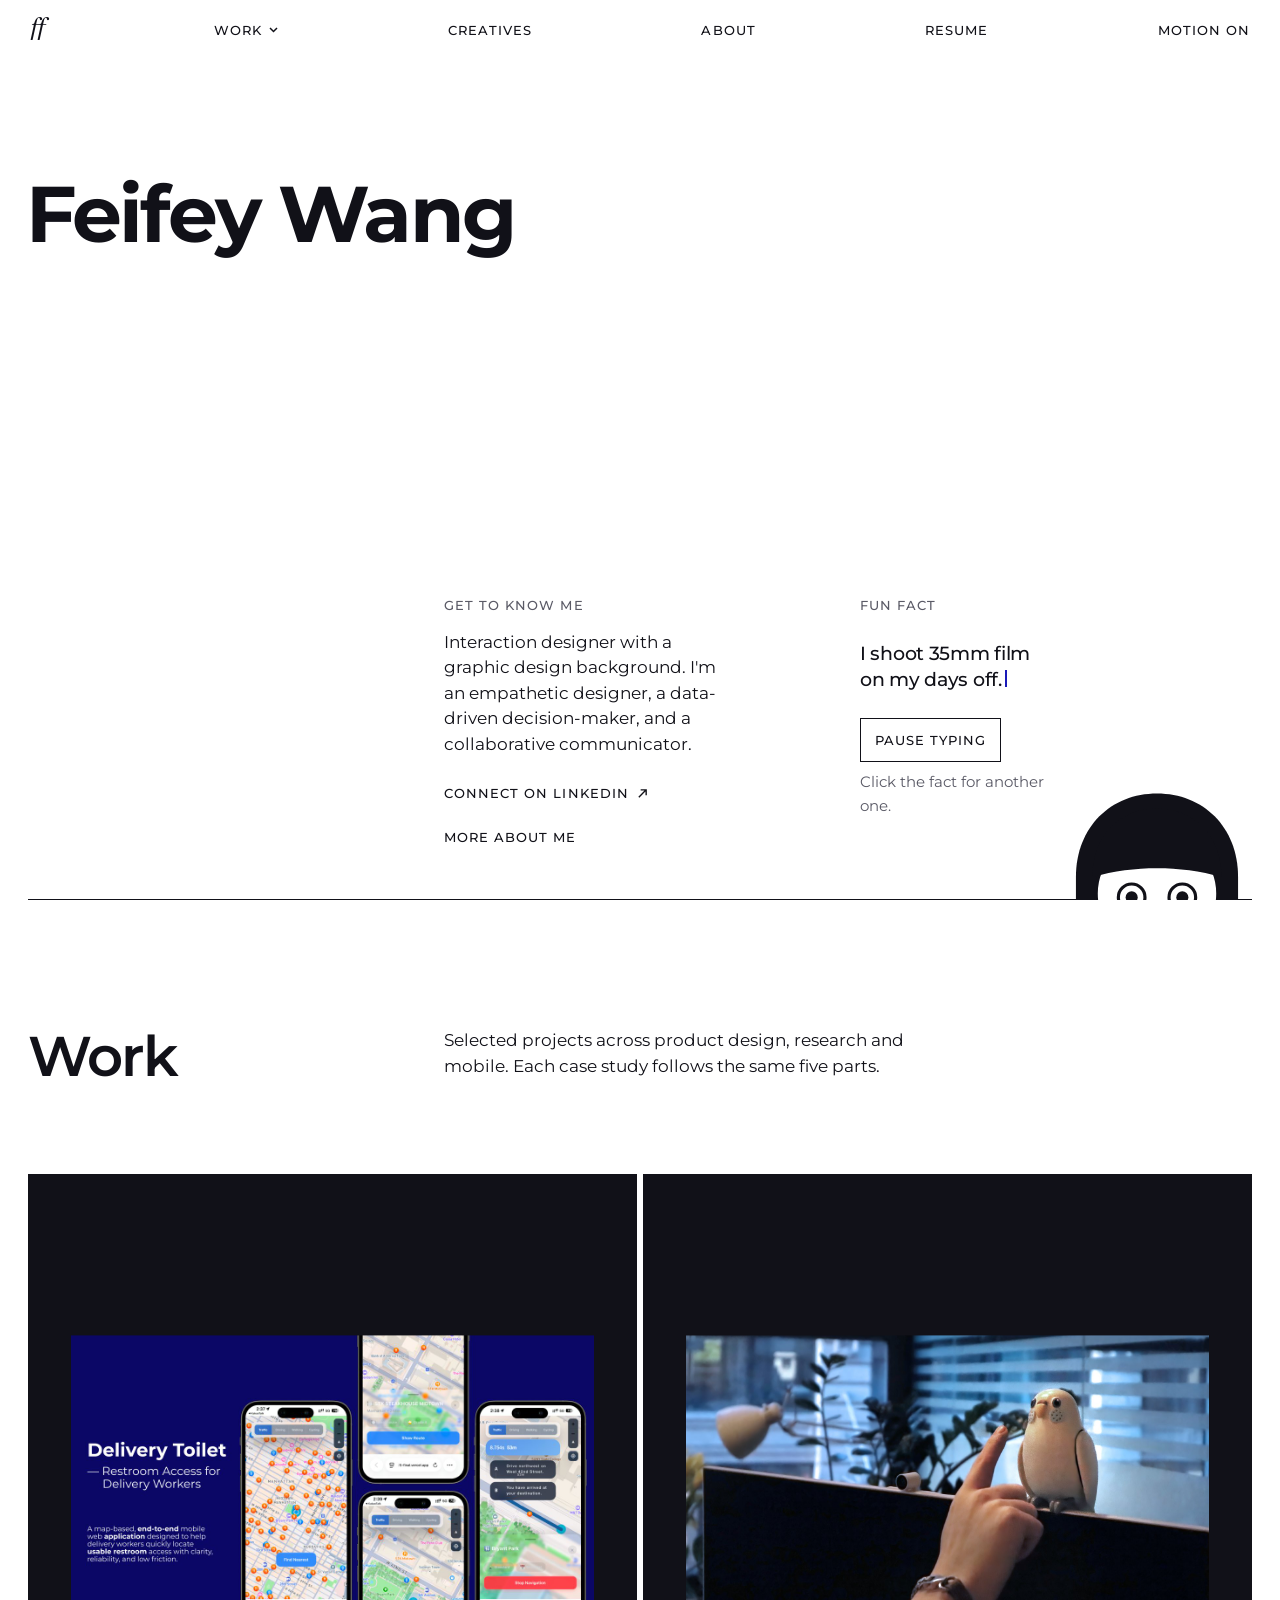
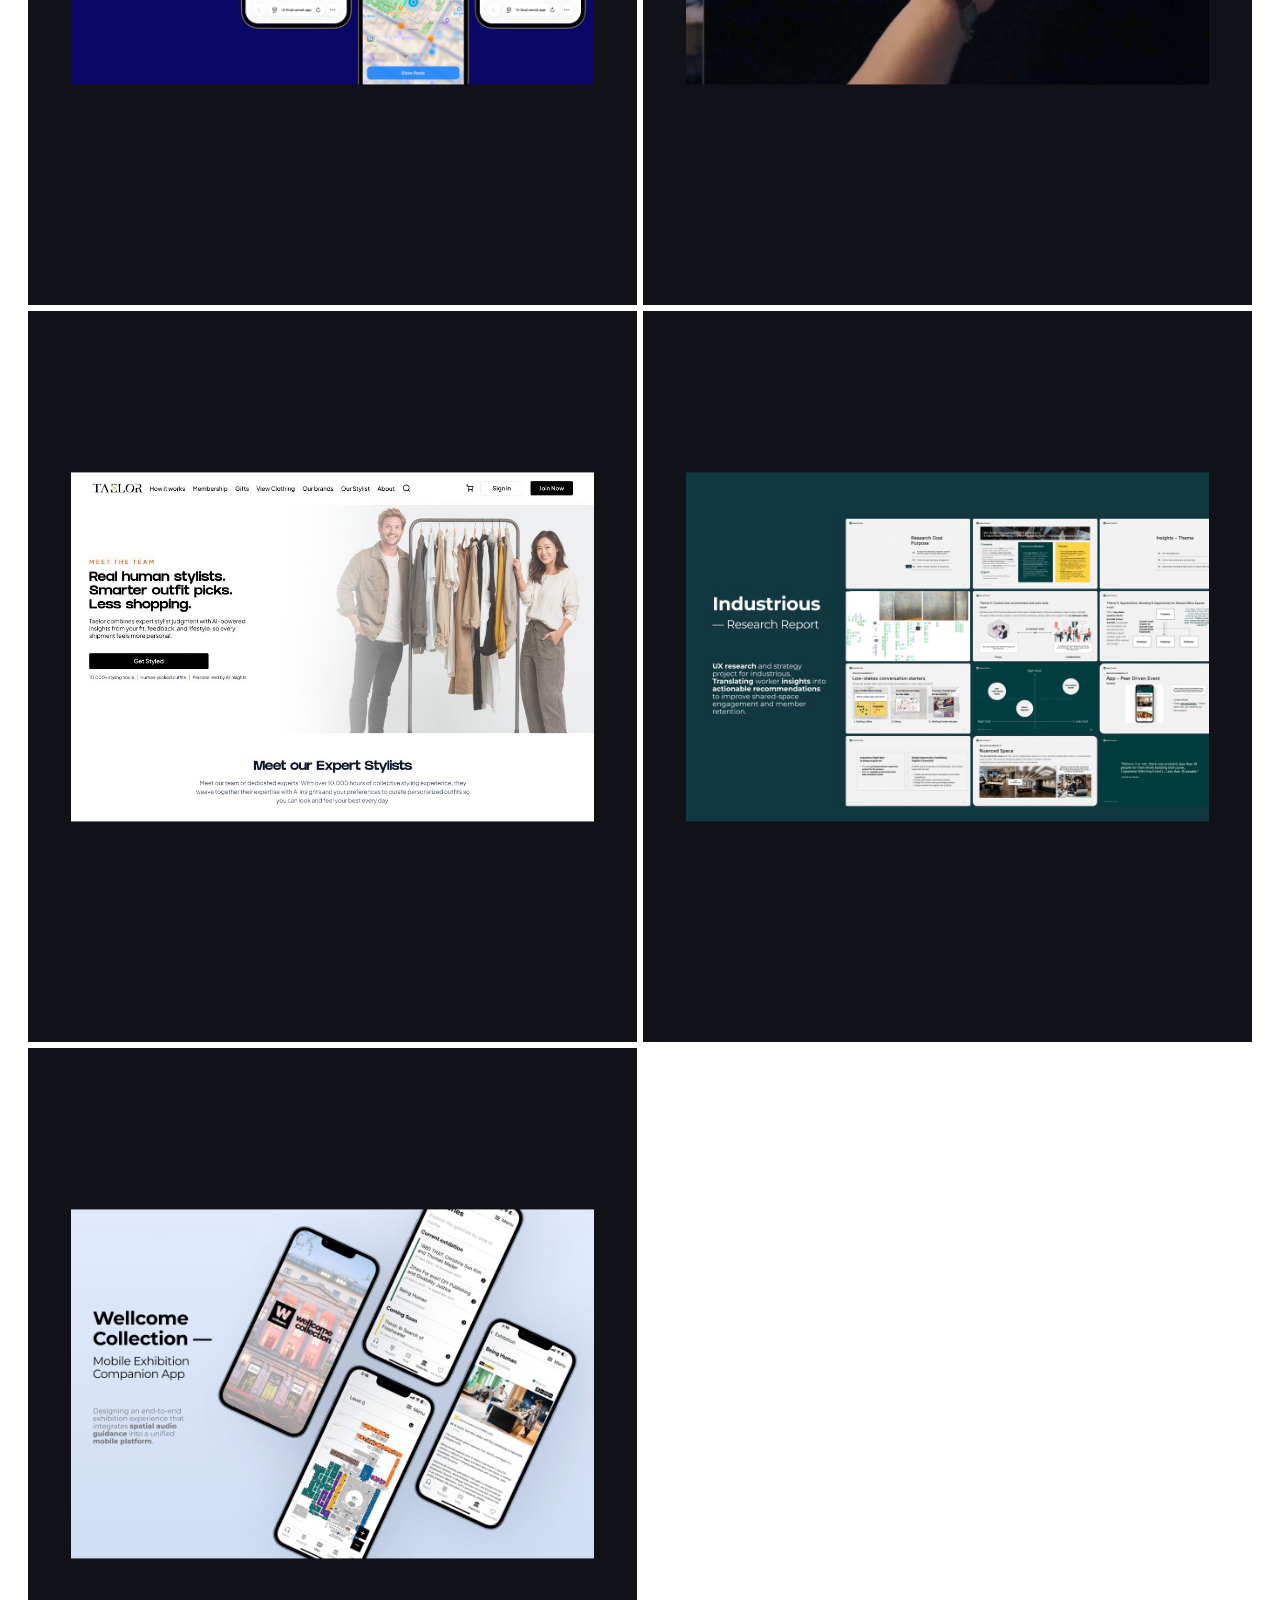
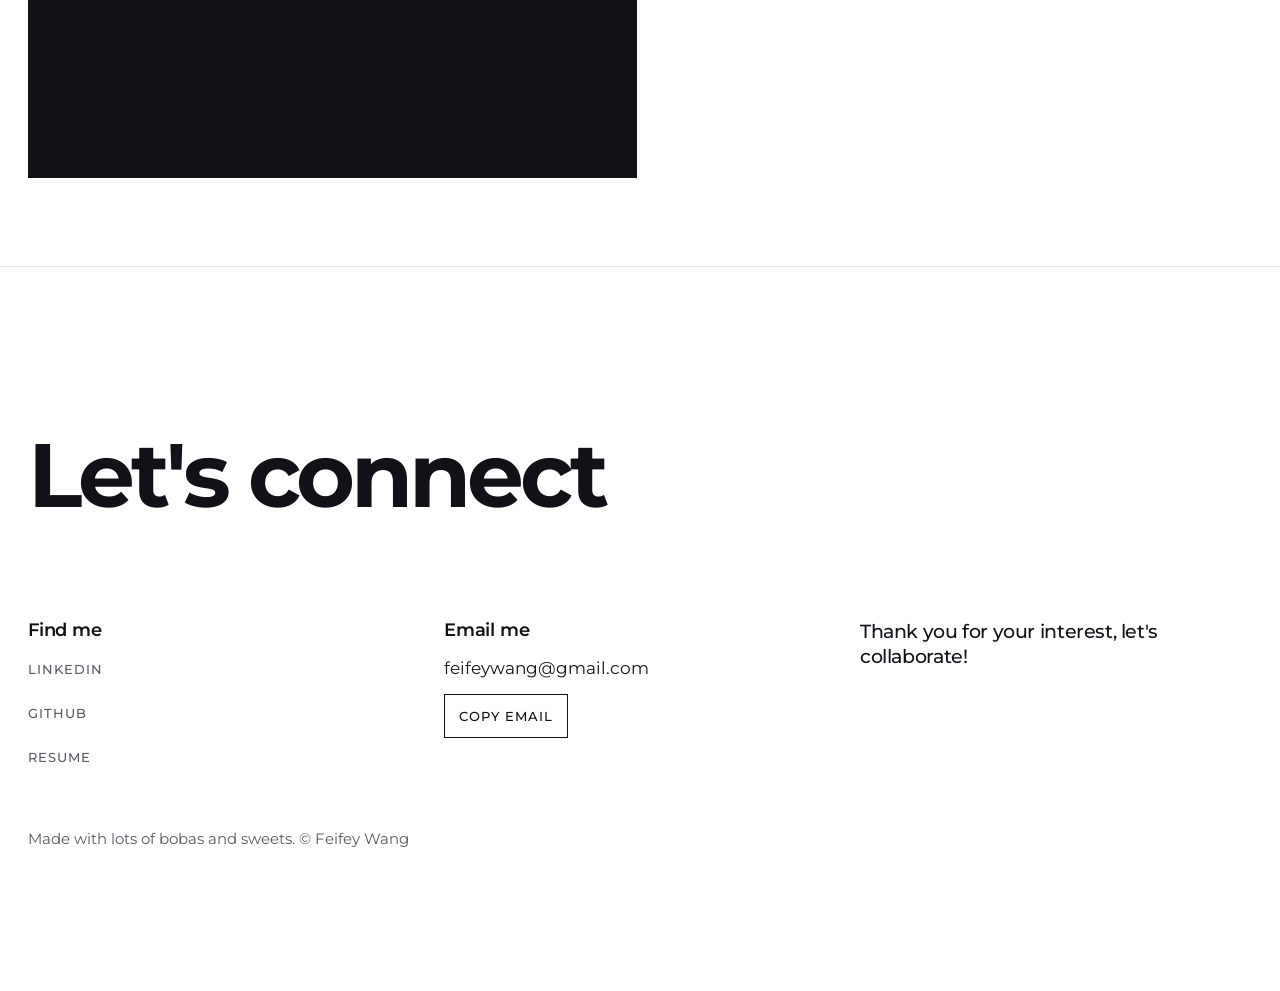
<file: index.html>
<!DOCTYPE html>
<html lang="en">
<head>
  <meta charset="UTF-8">
  <meta name="viewport" content="width=device-width, initial-scale=1.0, viewport-fit=cover">
  <title>Feifey Wang, Interaction Designer</title>
  <meta name="description" content="Portfolio of Feifey Wang, an interaction and product designer in New York.">
  <link rel="icon" href="assets/images/common/logo-ff.svg">
  <link rel="apple-touch-icon" href="assets/images/common/logo-ff.svg">
  <link rel="preconnect" href="https://fonts.googleapis.com">
  <link rel="preconnect" href="https://fonts.gstatic.com" crossorigin>
  <link href="https://fonts.googleapis.com/css2?family=Montserrat:wght@400;500;600;700&family=Instrument+Serif:ital@1&display=swap" rel="stylesheet">
  <link rel="stylesheet" href="style.css">
  <script>(function(){var m=!matchMedia('(prefers-reduced-motion: reduce)').matches;try{var s=localStorage.getItem('fw-motion');if(s==='on')m=true;if(s==='off')m=false}catch(e){}document.documentElement.classList.add(m?'motion-on':'motion-off')})();</script>
  <script src="main.js" defer></script>
</head>
<body>
<a class="skip" href="#main" id="skip">Skip to content</a>
<canvas id="trail" aria-hidden="true"></canvas>
<div id="cursor-label" aria-hidden="true"></div>
<header class="bar bar--top" id="topbar">
  <nav class="wrap bar__in" aria-label="Main">
    <a class="logo" href="index.html" data-nav="home" aria-current="page" aria-label="Feifey Wang, home"><span>ff</span></a>
    <div class="navdd" id="work-dd">
      <button type="button" id="work-btn" data-nav="work" aria-expanded="false" aria-controls="work-menu"><span>Work</span><svg class="navdd__chev" width="9" height="6" viewBox="0 0 9 6" aria-hidden="true"><path d="M1 1l3.5 3.5L8 1" fill="none" stroke="currentColor" stroke-width="1.5"/></svg></button>
      <ul class="navdd__menu" id="work-menu" hidden>
        <li><a href="work.html"><span>All work</span></a></li>
        <li><a href="toiletdeliveryapp.html"><span>Toilet Delivery</span></a></li>
        <li><a href="budgie.html"><span>Budgie</span></a></li>
        <li><a href="taelor.html"><span>Taelor</span></a></li>
        <li><a href="industrious.html"><span>Industrious</span></a></li>
        <li><a href="wellcomecollection.html"><span>Wellcome Collection</span></a></li>
      </ul>
    </div>
    <a href="creatives.html" data-nav="creatives"><span>Creatives</span></a>
    <a href="about.html" data-nav="about"><span>About</span></a>
    <a href="assets/Feifey_Wang_Resume_Interaction.pdf" target="_blank" rel="noopener"><span>Resume</span><span class="sr"> (PDF, opens in new tab)</span></a>
    <button type="button" id="motion" aria-pressed="true"><span>Motion on</span></button>
  </nav>
</header>

<main id="main" tabindex="-1">
<div class="page" id="p-home">
  <section class="hero wrap" data-trail>
    <h1 class="name" id="name" tabindex="-1">Feifey Wang</h1>
    <div class="hero__row">
      <div class="hero__intro">
        <p class="label">Get to know me</p>
        <p class="lede">Interaction designer with a graphic design background. I'm an empathetic designer, a data-driven decision-maker, and a collaborative communicator.</p>
        <div style="display:flex;flex-direction:column"><a class="textlink label" style="color:var(--ink)" href="https://www.linkedin.com/in/feifey-wang/" target="_blank" rel="noopener">Connect on LinkedIn <svg class="arrow" viewBox="0 0 12 12" aria-hidden="true"><path d="M2 10 10 2M4 2h6v6" fill="none" stroke="currentColor" stroke-width="1.5"/></svg><span class="sr"> (opens in new tab)</span></a><a class="textlink label" style="color:var(--ink)" href="about.html">More about me</a></div>
      </div>
      <div class="hero__fact">
        <p class="label">Fun fact</p>
        <button type="button" class="fact__text" id="fact-next" aria-describedby="fact-hint" data-cursor="Another fact"><span id="fact-typed" aria-hidden="true"></span><span class="caret" aria-hidden="true"></span><span class="sr" id="fact-full"></span></button>
        <div class="row">
          <button type="button" class="chip" id="fact-pause" aria-pressed="false">Pause typing</button>
          <span class="count" id="fact-hint">Click the fact for another one.</span>
        </div>
      </div>
      <div class="hero__peek" aria-hidden="true">
        <svg viewBox="0 0 300 250" id="face">
          <path d="M22 250V150C22 70 78 18 150 18s128 52 128 132v100z" fill="#111118"/>
          <ellipse cx="150" cy="176" rx="96" ry="92" fill="#fff" stroke="#111118" stroke-width="5"/>
          <path d="M48 150c0-66 44-108 102-108s102 42 102 108c-34-10-68-14-102-14s-68 4-102 14z" fill="#111118"/>
          <g class="eye"><circle cx="110" cy="182" r="21" fill="#fff" stroke="#111118" stroke-width="5"/><circle class="pupil" cx="110" cy="182" r="9.5" fill="#111118"/></g>
          <g class="eye"><circle cx="190" cy="182" r="21" fill="#fff" stroke="#111118" stroke-width="5"/><circle class="pupil" cx="190" cy="182" r="9.5" fill="#111118"/></g>
          <circle cx="78" cy="220" r="11" fill="#1A1AB8"/><circle cx="222" cy="220" r="11" fill="#1A1AB8"/>
        </svg>
      </div>
    </div>
  </section>

  <section class="wrap" aria-labelledby="home-work" style="padding-bottom:88px">
    <div class="page-head">
      <h2 class="h1" id="home-work">Work</h2>
      <div class="intro"><p class="lede">Selected projects across product design, research and mobile. Each case study follows the same five parts.</p></div>
    </div>
    <ul class="tiles tiles--two tiles--dark">
      <li data-tags="product web"><a class="tile" href="toiletdeliveryapp.html" data-cursor="View Toilet Delivery">
        <div class="tile__media"><img src="assets/img/card-toilet.jpg" width="1200" height="800" alt="Three phone screens of the Toilet Delivery app: a city map covered in restroom pins, a restroom detail card, and a route with a stop navigation button."></div>
        <div class="tile__info"><div class="tile__top"><h3 class="tile__title">Toilet Delivery</h3><p class="label">Web app, 2025 to now</p></div>
        <p class="tile__desc">A map-based web app that helps delivery workers quickly find usable restrooms with confidence.</p></div>
      </a></li>
      <li data-tags="product"><a class="tile" href="budgie.html" data-cursor="View Budgie">
        <div class="tile__media"><img src="assets/img/bud-press.jpg" width="1600" height="1200" loading="lazy" alt="A hand reaching to press the beak of Budgie, a small parrot-shaped device perched on a computer monitor."></div>
        <div class="tile__info"><div class="tile__top"><h3 class="tile__title">Budgie</h3><p class="label">Connected product, 2026</p></div>
        <p class="tile__desc">A parrot-shaped desk companion that lets long-distance friends send short voice messages, beak to beak.</p></div>
      </a></li>
      <li data-tags="product"><a class="tile" href="taelor.html" data-cursor="View Taelor">
        <div class="tile__media"><img src="assets/img/tae-card.jpg" width="1001" height="667" loading="lazy" alt="The redesigned Taelor Meet the team page, with two stylists standing at a clothing rail."></div>
        <div class="tile__info"><div class="tile__top"><h3 class="tile__title">Taelor</h3><p class="label">UX/UI and marketing design, 2026</p></div>
        <p class="tile__desc">Website, warehouse tool and brand touchpoints for a menswear rental startup.</p></div>
      </a></li>
      <li data-tags="research"><a class="tile" href="industrious.html" data-cursor="View Industrious">
        <div class="tile__media"><img src="assets/img/card-industrious.jpg" width="1200" height="800" loading="lazy" alt="Pages from the Industrious research report: research goals, interview notes, insight themes and photos of coworking spaces."></div>
        <div class="tile__info"><div class="tile__top"><h3 class="tile__title">Industrious</h3><p class="label">Research report, 2025</p></div>
        <p class="tile__desc">Research-driven strategy on how workplace behaviors, social comfort and control shape engagement in shared coworking spaces.</p></div>
      </a></li>
      <li data-tags="mobile research"><a class="tile" href="wellcomecollection.html" data-cursor="View Wellcome Collection">
        <div class="tile__media"><img src="assets/img/card-wellcome.jpg" width="1200" height="800" loading="lazy" alt="Four phone screens of the Wellcome Collection companion app: the museum entrance, an exhibition list, a gallery page and a colour-coded floor map."></div>
        <div class="tile__info"><div class="tile__top"><h3 class="tile__title">Wellcome Collection</h3><p class="label">Mobile prototype, 2025</p></div>
        <p class="tile__desc">A mobile-first companion that brings exhibition information and audio guides into one accessible, in-gallery flow.</p></div>
      </a></li>
    </ul>
  </section>
</div>
</main>

<footer class="foot" id="contact" data-trail>
  <div class="wrap">
    <h2 class="foot__title">Let's connect</h2>
    <div class="foot__grid">
      <div><p class="h3" style="margin-bottom:6px">Find me</p>
        <ul class="label">
          <li><a class="textlink" href="https://www.linkedin.com/in/feifey-wang/" target="_blank" rel="noopener">LinkedIn<span class="sr"> (opens in new tab)</span></a></li>
          <li><a class="textlink" href="https://github.com/feifeywang" target="_blank" rel="noopener">GitHub<span class="sr"> (opens in new tab)</span></a></li>
          <li><a class="textlink" href="assets/Feifey_Wang_Resume_Interaction.pdf" target="_blank" rel="noopener">Resume<span class="sr"> (PDF, opens in new tab)</span></a></li>
        </ul>
      </div>
      <div><p class="h3" style="margin-bottom:14px">Email me</p>
        <p class="addr" id="addr">feifeywang@gmail.com</p>
        <div class="row" style="margin-top:12px"><button type="button" class="chip" id="copy">Copy email</button><span id="copied" aria-live="polite" class="count"></span></div>
      </div>
      <p class="foot__say">Thank you for your interest, let's collaborate!</p>
    </div>
    <small>Made with lots of bobas and sweets. © Feifey Wang</small>
  </div>
</footer>
</body>
</html>
</file>
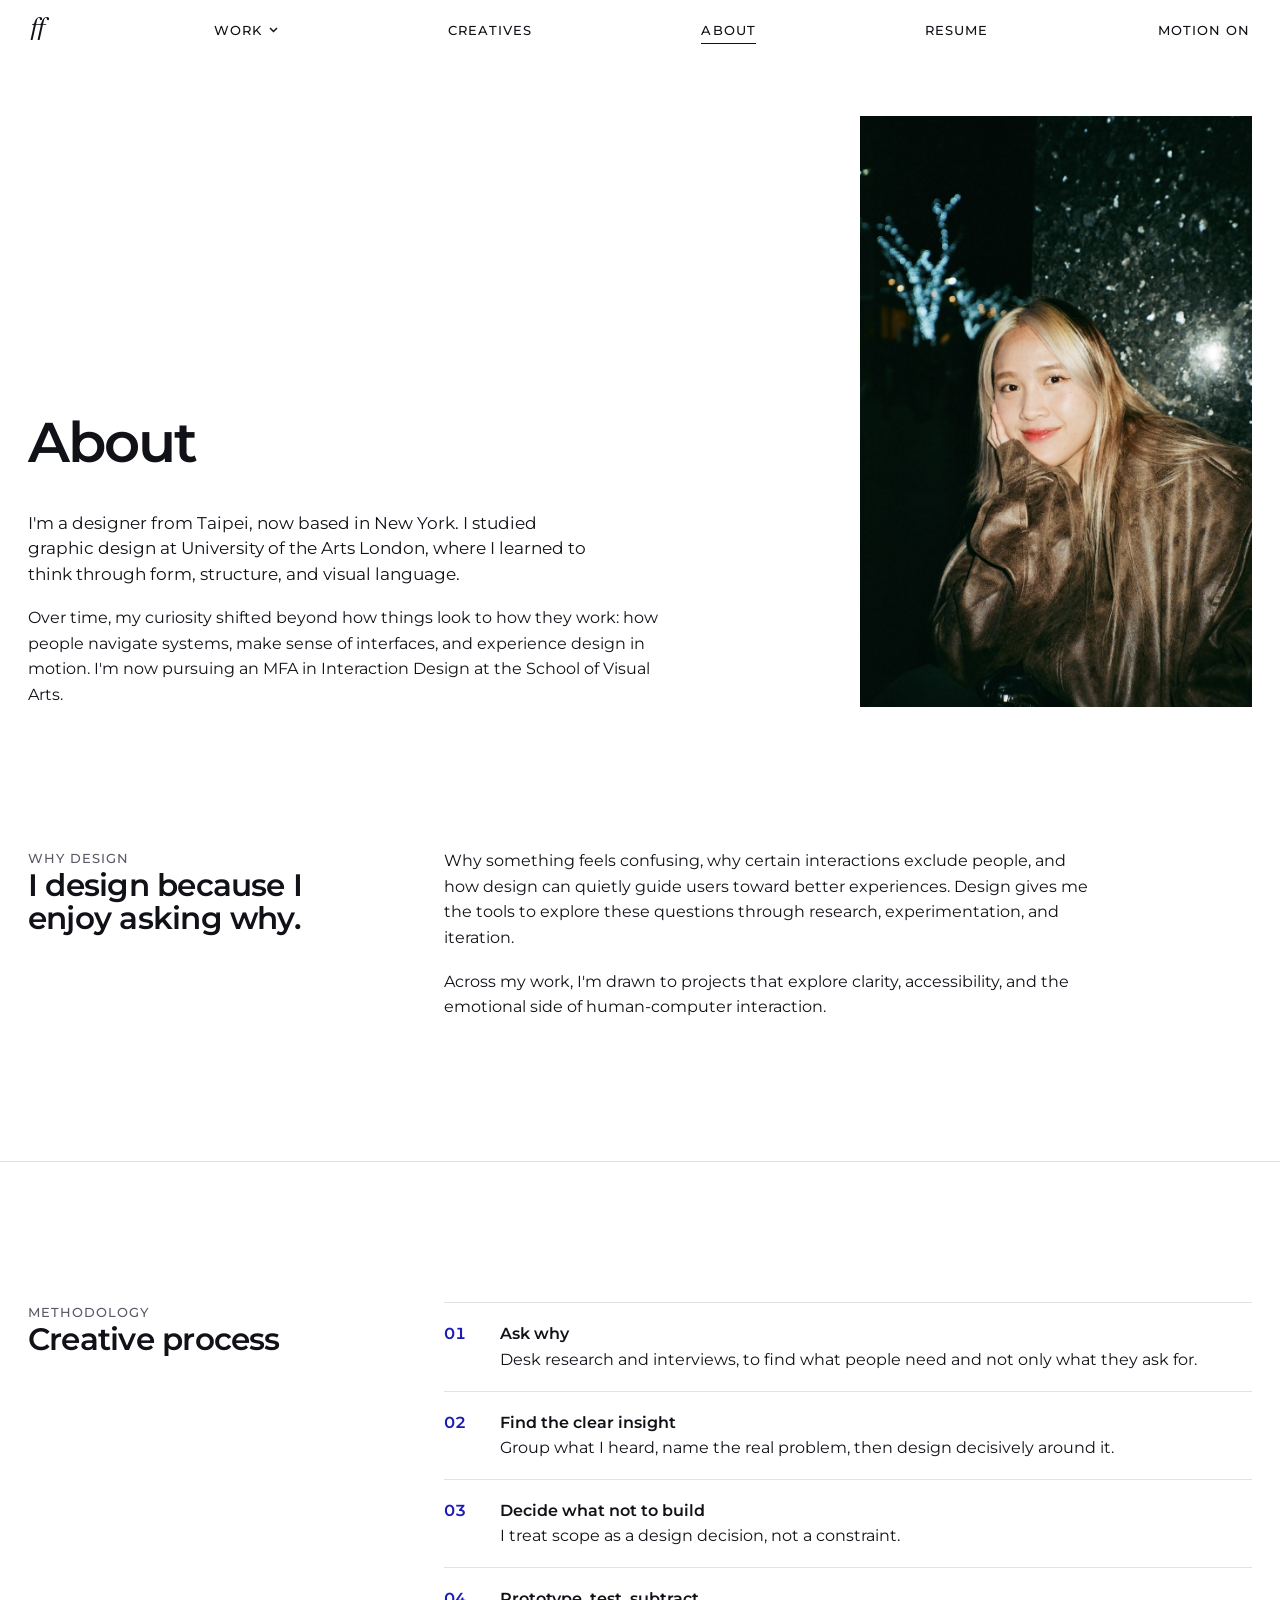
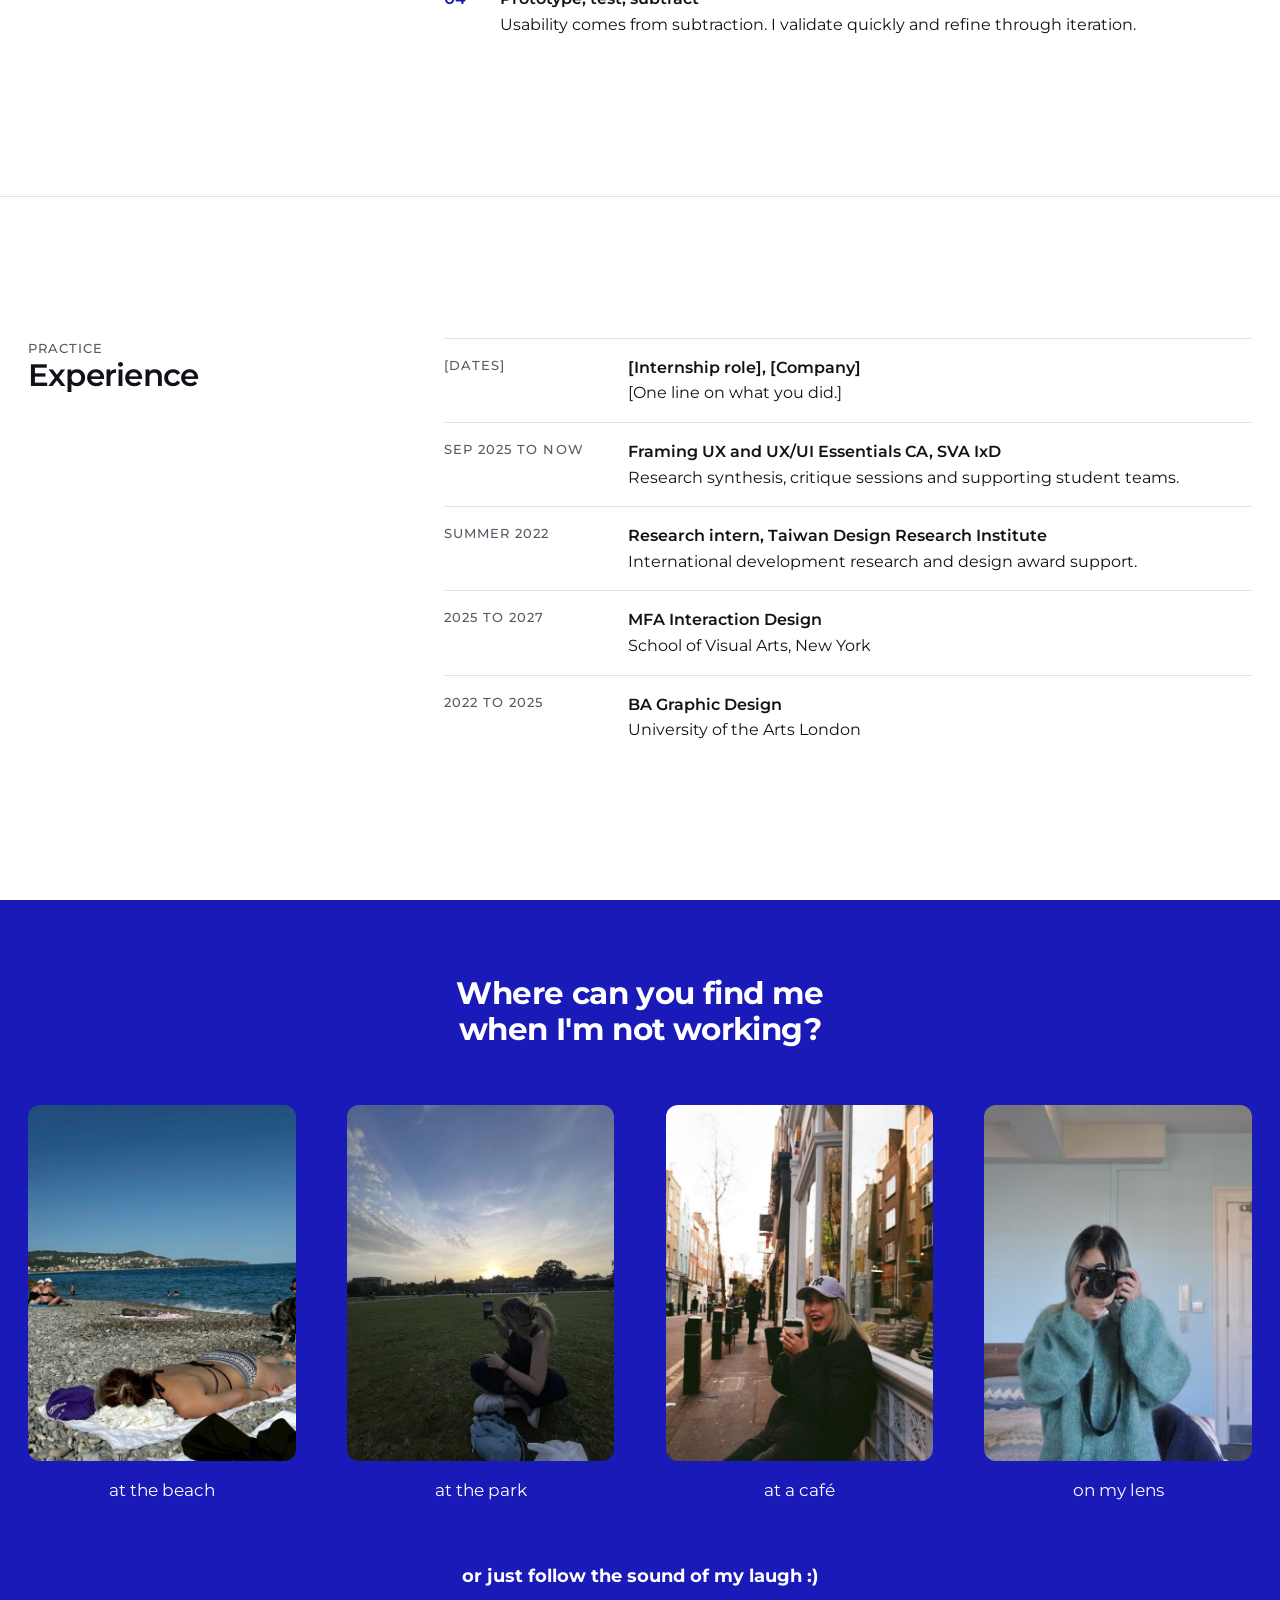
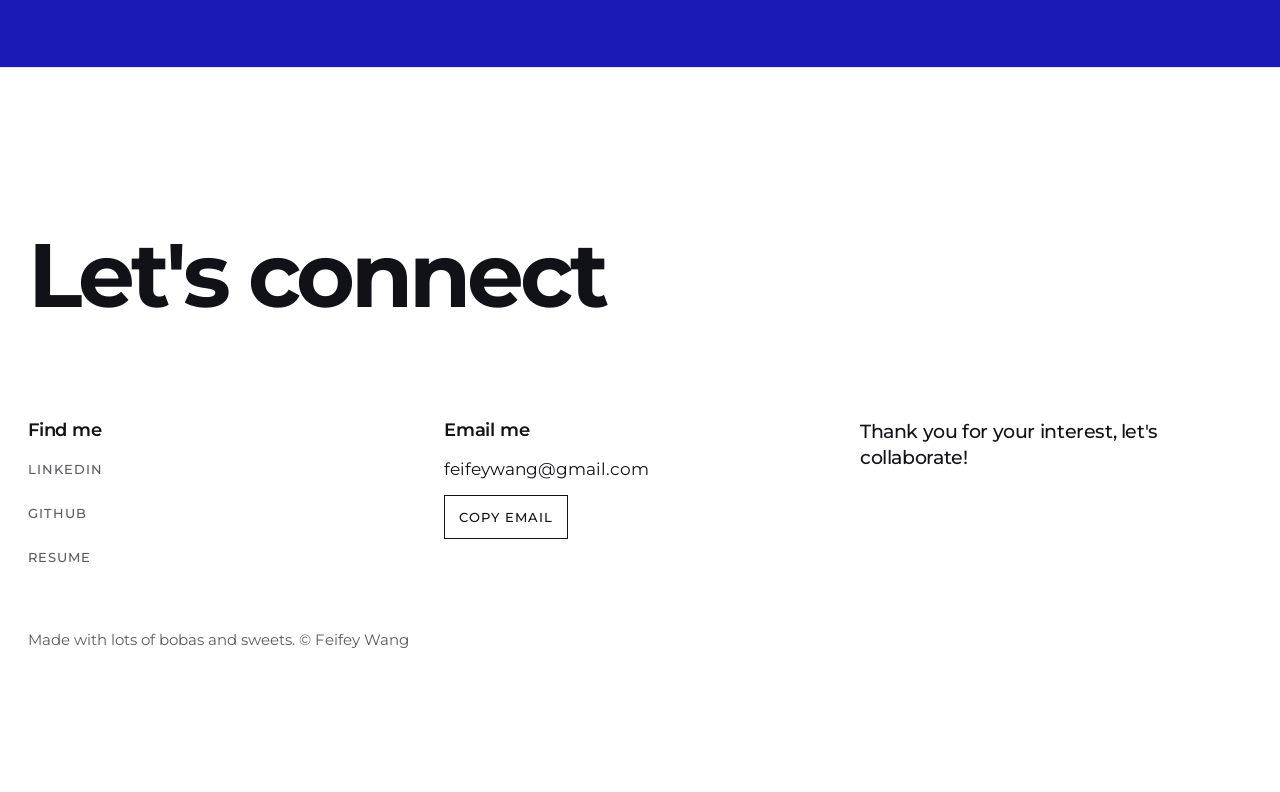
<file: about.html>
<!DOCTYPE html>
<html lang="en">
<head>
  <meta charset="UTF-8">
  <meta name="viewport" content="width=device-width, initial-scale=1.0, viewport-fit=cover">
  <title>About, Feifey Wang</title>
  <meta name="description" content="About Feifey Wang: background, creative process and experience.">
  <link rel="icon" href="assets/images/common/logo-ff.svg">
  <link rel="apple-touch-icon" href="assets/images/common/logo-ff.svg">
  <link rel="preconnect" href="https://fonts.googleapis.com">
  <link rel="preconnect" href="https://fonts.gstatic.com" crossorigin>
  <link href="https://fonts.googleapis.com/css2?family=Montserrat:wght@400;500;600;700&family=Instrument+Serif:ital@1&display=swap" rel="stylesheet">
  <link rel="stylesheet" href="style.css">
  <script>(function(){var m=!matchMedia('(prefers-reduced-motion: reduce)').matches;try{var s=localStorage.getItem('fw-motion');if(s==='on')m=true;if(s==='off')m=false}catch(e){}document.documentElement.classList.add(m?'motion-on':'motion-off')})();</script>
  <script src="main.js" defer></script>
</head>
<body>
<a class="skip" href="#main" id="skip">Skip to content</a>
<canvas id="trail" aria-hidden="true"></canvas>
<div id="cursor-label" aria-hidden="true"></div>
<header class="bar bar--top" id="topbar">
  <nav class="wrap bar__in" aria-label="Main">
    <a class="logo" href="index.html" data-nav="home" aria-label="Feifey Wang, home"><span>ff</span></a>
    <div class="navdd" id="work-dd">
      <button type="button" id="work-btn" data-nav="work" aria-expanded="false" aria-controls="work-menu"><span>Work</span><svg class="navdd__chev" width="9" height="6" viewBox="0 0 9 6" aria-hidden="true"><path d="M1 1l3.5 3.5L8 1" fill="none" stroke="currentColor" stroke-width="1.5"/></svg></button>
      <ul class="navdd__menu" id="work-menu" hidden>
        <li><a href="work.html"><span>All work</span></a></li>
        <li><a href="toiletdeliveryapp.html"><span>Toilet Delivery</span></a></li>
        <li><a href="budgie.html"><span>Budgie</span></a></li>
        <li><a href="taelor.html"><span>Taelor</span></a></li>
        <li><a href="industrious.html"><span>Industrious</span></a></li>
        <li><a href="wellcomecollection.html"><span>Wellcome Collection</span></a></li>
      </ul>
    </div>
    <a href="creatives.html" data-nav="creatives"><span>Creatives</span></a>
    <a href="about.html" data-nav="about" aria-current="page"><span>About</span></a>
    <a href="assets/Feifey_Wang_Resume_Interaction.pdf" target="_blank" rel="noopener"><span>Resume</span><span class="sr"> (PDF, opens in new tab)</span></a>
    <button type="button" id="motion" aria-pressed="true"><span>Motion on</span></button>
  </nav>
</header>

<main id="main" tabindex="-1">
<div class="page" id="p-about">
  <div class="wrap">
    <div class="about-top">
      <div class="about-top__text">
        <h1 class="h1" id="about-h1" tabindex="-1">About</h1>
        <div class="prose">
          <p class="lede">I'm a designer from Taipei, now based in New York. I studied graphic design at University of the Arts London, where I learned to think through form, structure, and visual language.</p>
          <p>Over time, my curiosity shifted beyond how things look to how they work: how people navigate systems, make sense of interfaces, and experience design in motion. I'm now pursuing an MFA in Interaction Design at the School of Visual Arts.</p>
        </div>
      </div>
      <img class="about-top__img" src="assets/img/about-portrait.jpg" width="900" height="1358" alt="Feifey, with blonde hair and a fringe, smiling with her chin on her hand in front of sparkling lights at night.">
    </div>
  </div>

  <section class="sec wrap" aria-labelledby="ab-why">
    <div class="split">
      <div class="a"><p class="label">Why design</p><h2 class="h2" id="ab-why">I design because I enjoy asking why.</h2></div>
      <div class="b prose"><p>Why something feels confusing, why certain interactions exclude people, and how design can quietly guide users toward better experiences. Design gives me the tools to explore these questions through research, experimentation, and iteration.</p><p>Across my work, I'm drawn to projects that explore clarity, accessibility, and the emotional side of human-computer interaction.</p></div>
    </div>
  </section>

  <section class="sec wrap rule" aria-labelledby="ab-process">
    <div class="split">
      <div class="a"><p class="label">Methodology</p><h2 class="h2" id="ab-process">Creative process</h2></div>
      <ol class="b steps">
        <li><span>01</span><div><b>Ask why</b>Desk research and interviews, to find what people need and not only what they ask for.</div></li>
        <li><span>02</span><div><b>Find the clear insight</b>Group what I heard, name the real problem, then design decisively around it.</div></li>
        <li><span>03</span><div><b>Decide what not to build</b>I treat scope as a design decision, not a constraint.</div></li>
        <li><span>04</span><div><b>Prototype, test, subtract</b>Usability comes from subtraction. I validate quickly and refine through iteration.</div></li>
      </ol>
    </div>
  </section>

  <section class="sec wrap rule" aria-labelledby="ab-exp">
    <div class="split">
      <div class="a"><p class="label">Practice</p><h2 class="h2" id="ab-exp">Experience</h2></div>
      <ul class="b cv">
        <li><span class="label">[Dates]</span><div><b>[Internship role], [Company]</b>[One line on what you did.]</div></li>
        <li><span class="label">Sep 2025 to now</span><div><b>Framing UX and UX/UI Essentials CA, SVA IxD</b>Research synthesis, critique sessions and supporting student teams.</div></li>
        <li><span class="label">Summer 2022</span><div><b>Research intern, Taiwan Design Research Institute</b>International development research and design award support.</div></li>
        <li><span class="label">2025 to 2027</span><div><b>MFA Interaction Design</b>School of Visual Arts, New York</div></li>
        <li><span class="label">2022 to 2025</span><div><b>BA Graphic Design</b>University of the Arts London</div></li>
      </ul>
    </div>
  </section>

  <section class="banner banner--life" aria-labelledby="ab-life"><div class="wrap">
    <h2 class="banner__t" id="ab-life">Where can you find me when I'm not working?</h2>
    <div class="life">
      <figure><img src="assets/img/about-beach.jpg" width="560" height="746" loading="lazy" alt="Feifey lying on a towel on a pebble beach beside a calm blue sea."><figcaption>at the beach</figcaption></figure>
      <figure><img src="assets/img/about-park.jpg" width="560" height="747" loading="lazy" alt="Feifey sitting on the grass in a park at sunset."><figcaption>at the park</figcaption></figure>
      <figure><img src="assets/img/about-cafe.jpg" width="560" height="845" loading="lazy" alt="Feifey in a cap holding a takeaway coffee outside a café on a brick-lined street."><figcaption>at a café</figcaption></figure>
      <figure><img src="assets/img/about-lens.jpg" width="560" height="372" loading="lazy" alt="Feifey taking a mirror selfie with a film camera held up to her face."><figcaption>on my lens</figcaption></figure>
    </div>
    <p class="banner__end">or just follow the sound of my laugh :)</p>
  </div></section>
</div>
</main>

<button type="button" class="totop" id="totop" aria-label="Back to top" data-cursor="Top" hidden><svg width="16" height="18" viewBox="0 0 16 18" aria-hidden="true"><path d="M8 17V2M1.5 8.5 8 2l6.5 6.5" fill="none" stroke="currentColor" stroke-width="1.5"/></svg></button>

<footer class="foot" id="contact" data-trail>
  <div class="wrap">
    <h2 class="foot__title">Let's connect</h2>
    <div class="foot__grid">
      <div><p class="h3" style="margin-bottom:6px">Find me</p>
        <ul class="label">
          <li><a class="textlink" href="https://www.linkedin.com/in/feifey-wang/" target="_blank" rel="noopener">LinkedIn<span class="sr"> (opens in new tab)</span></a></li>
          <li><a class="textlink" href="https://github.com/feifeywang" target="_blank" rel="noopener">GitHub<span class="sr"> (opens in new tab)</span></a></li>
          <li><a class="textlink" href="assets/Feifey_Wang_Resume_Interaction.pdf" target="_blank" rel="noopener">Resume<span class="sr"> (PDF, opens in new tab)</span></a></li>
        </ul>
      </div>
      <div><p class="h3" style="margin-bottom:14px">Email me</p>
        <p class="addr" id="addr">feifeywang@gmail.com</p>
        <div class="row" style="margin-top:12px"><button type="button" class="chip" id="copy">Copy email</button><span id="copied" aria-live="polite" class="count"></span></div>
      </div>
      <p class="foot__say">Thank you for your interest, let's collaborate!</p>
    </div>
    <small>Made with lots of bobas and sweets. © Feifey Wang</small>
  </div>
</footer>
</body>
</html>
</file>
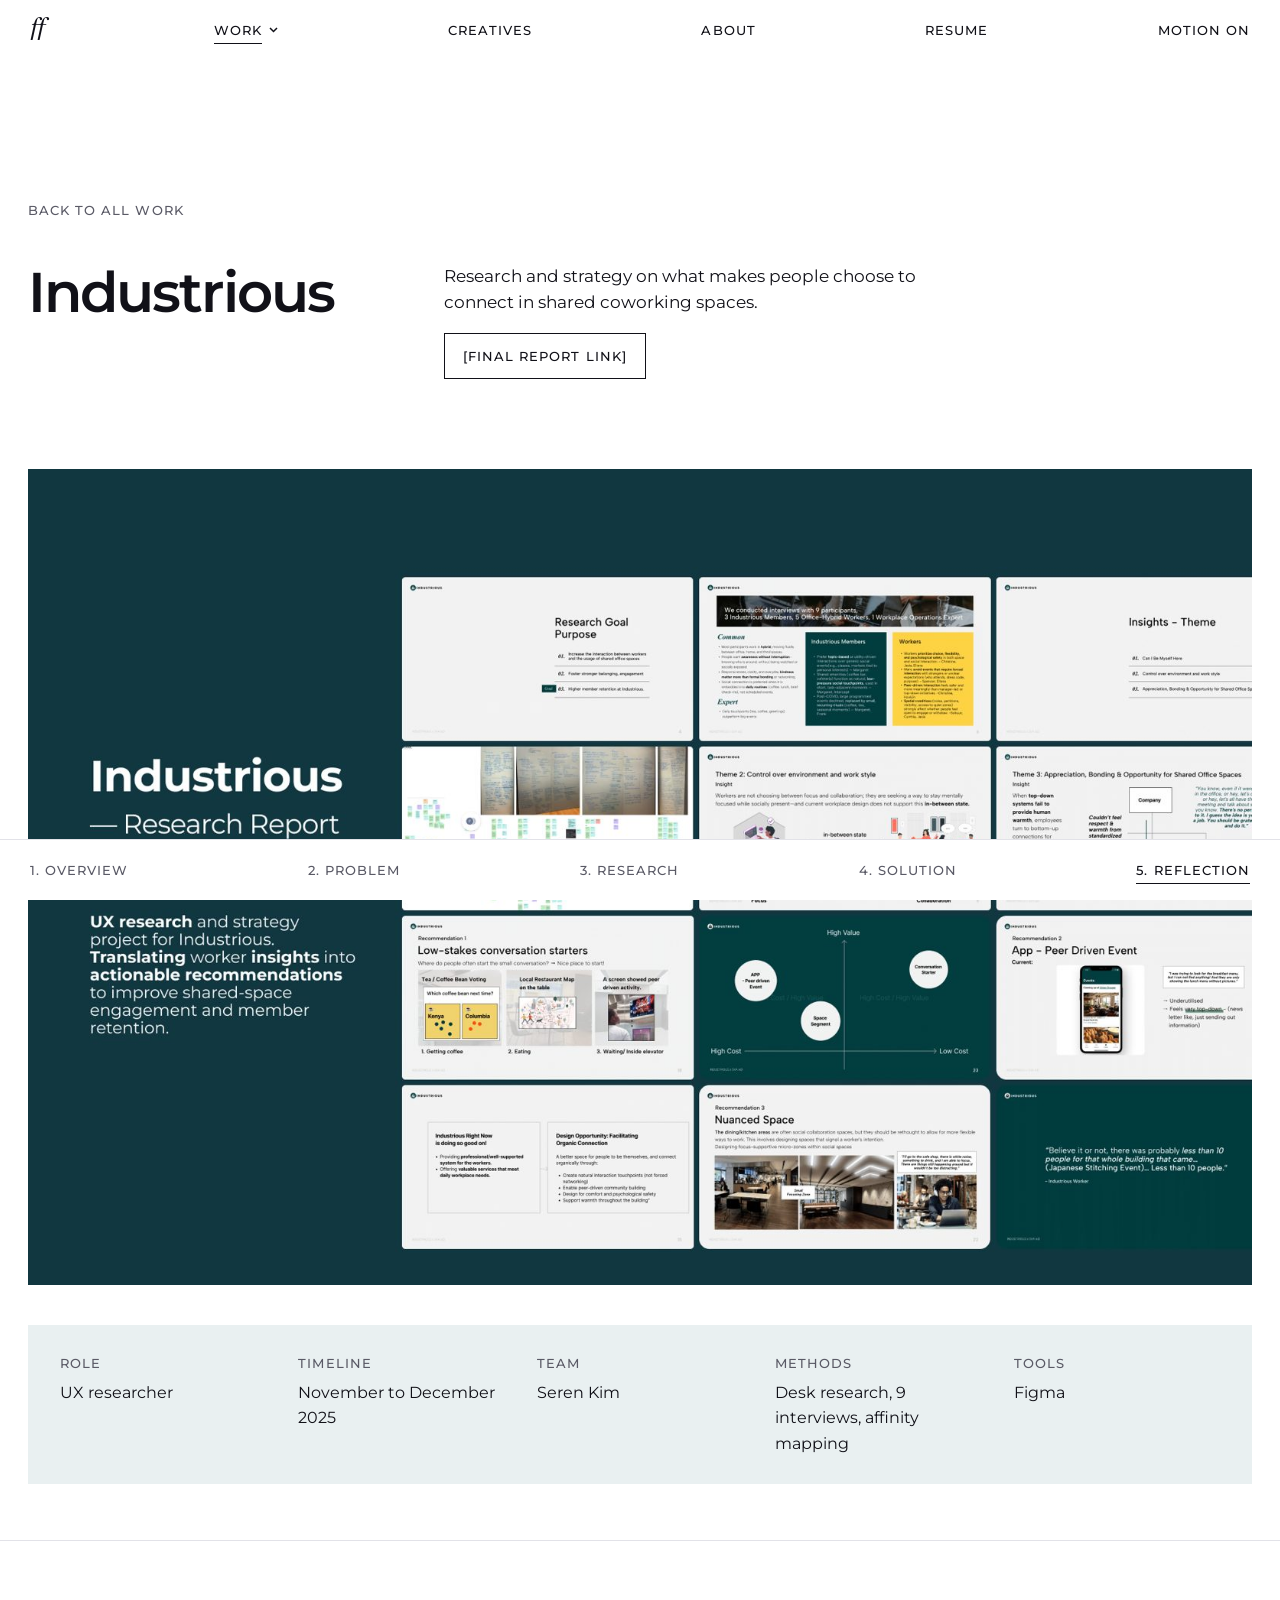
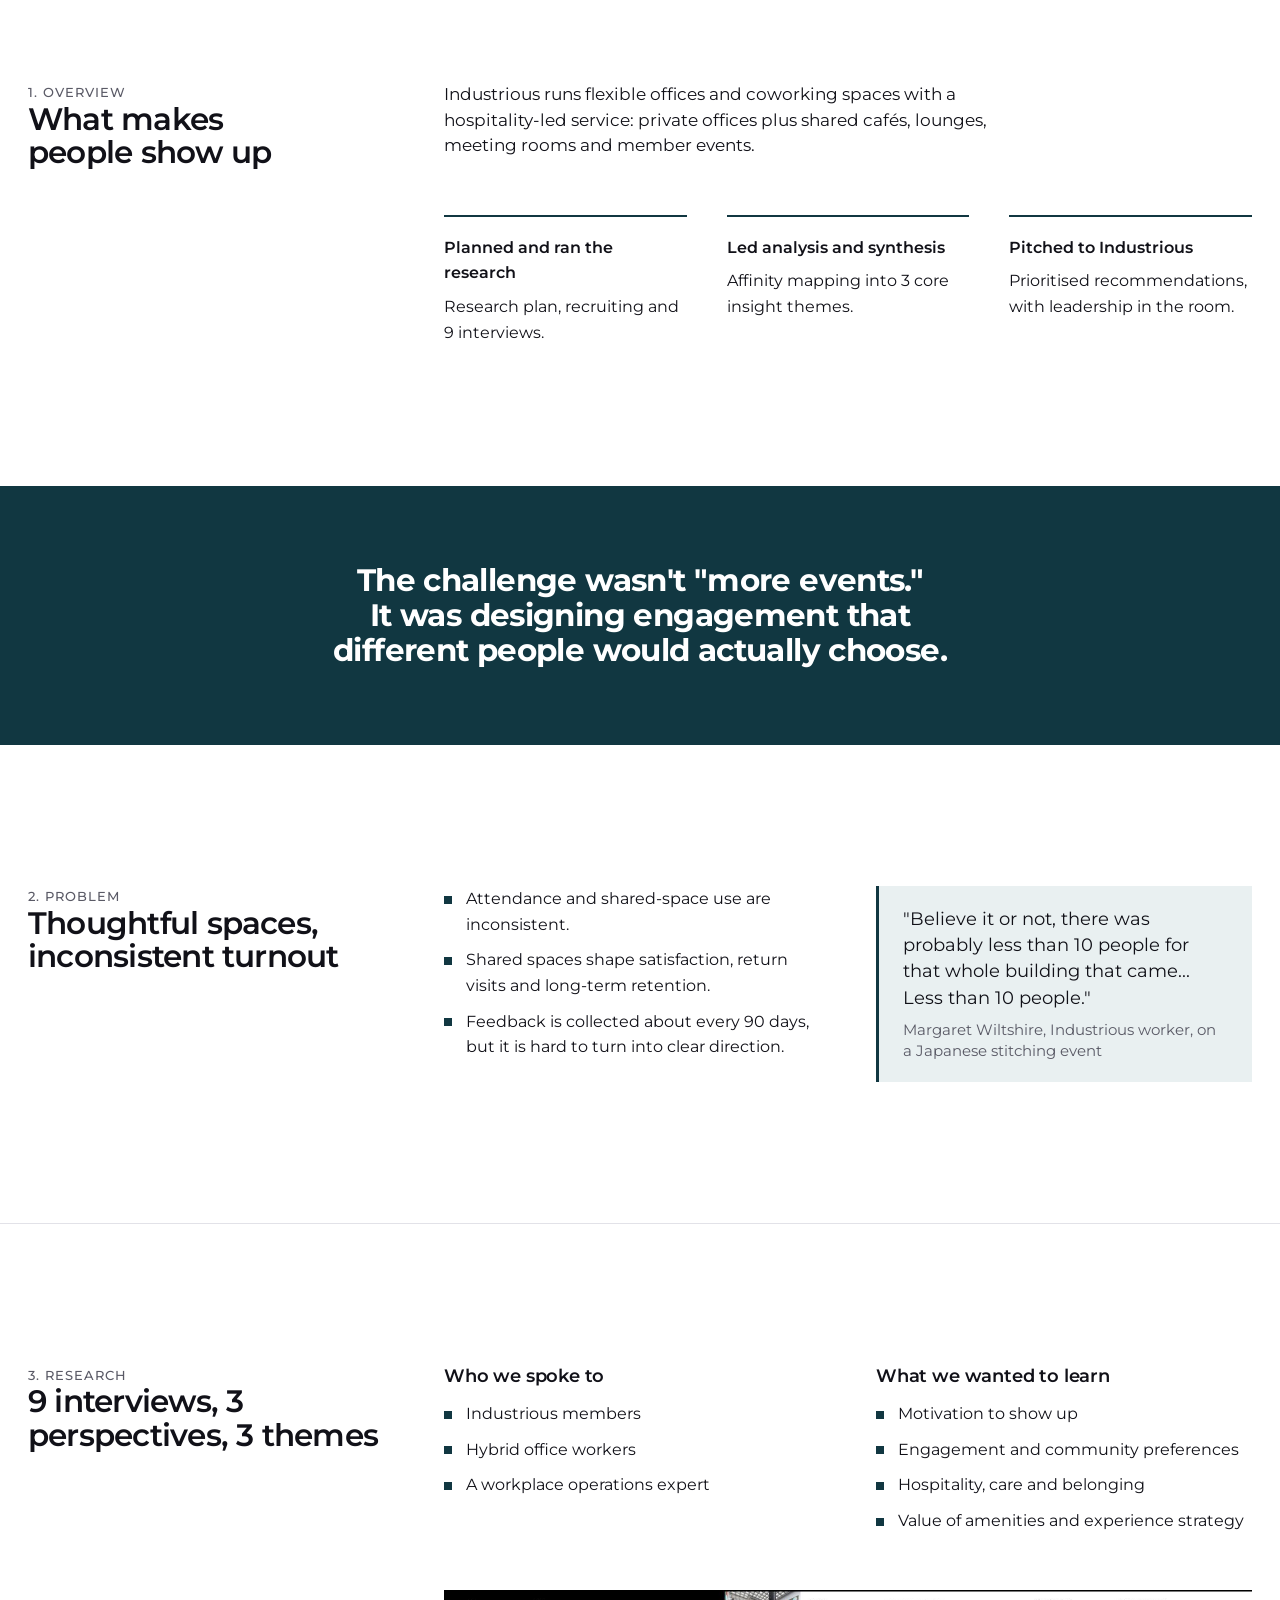
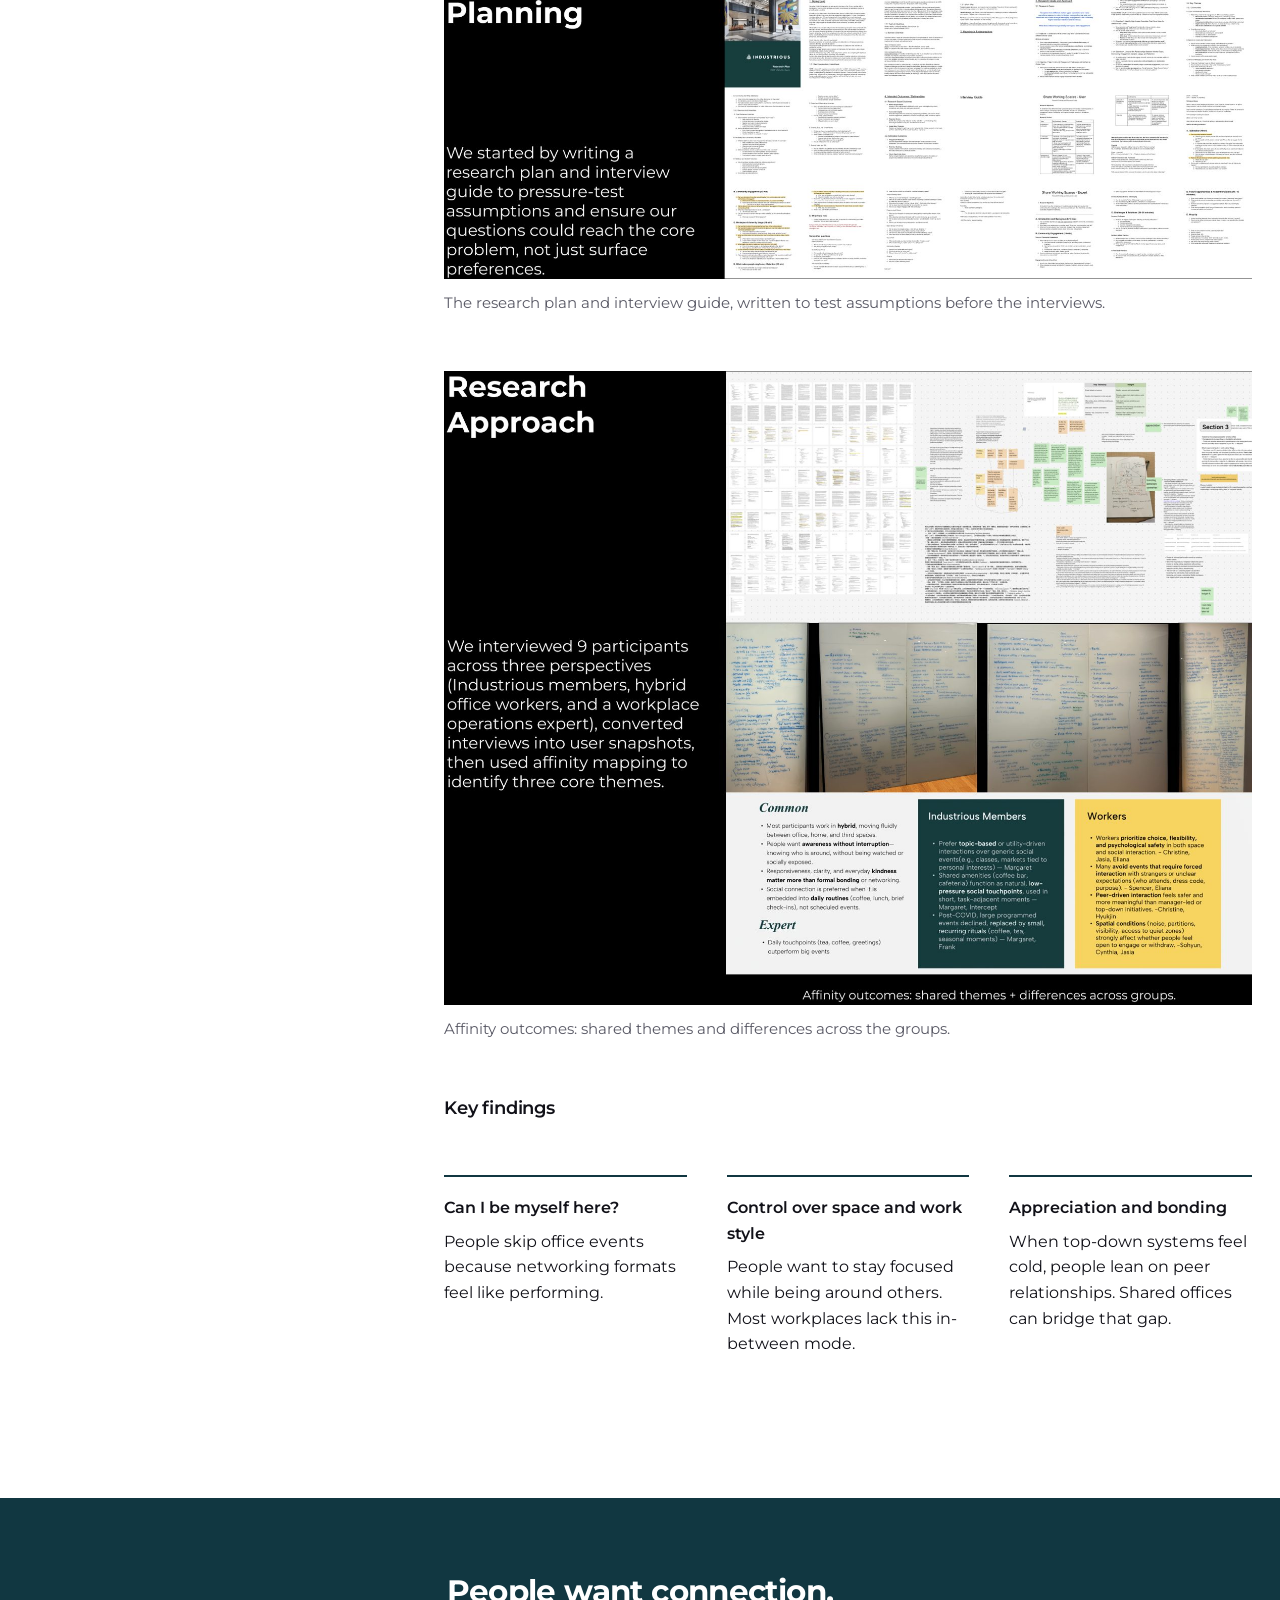
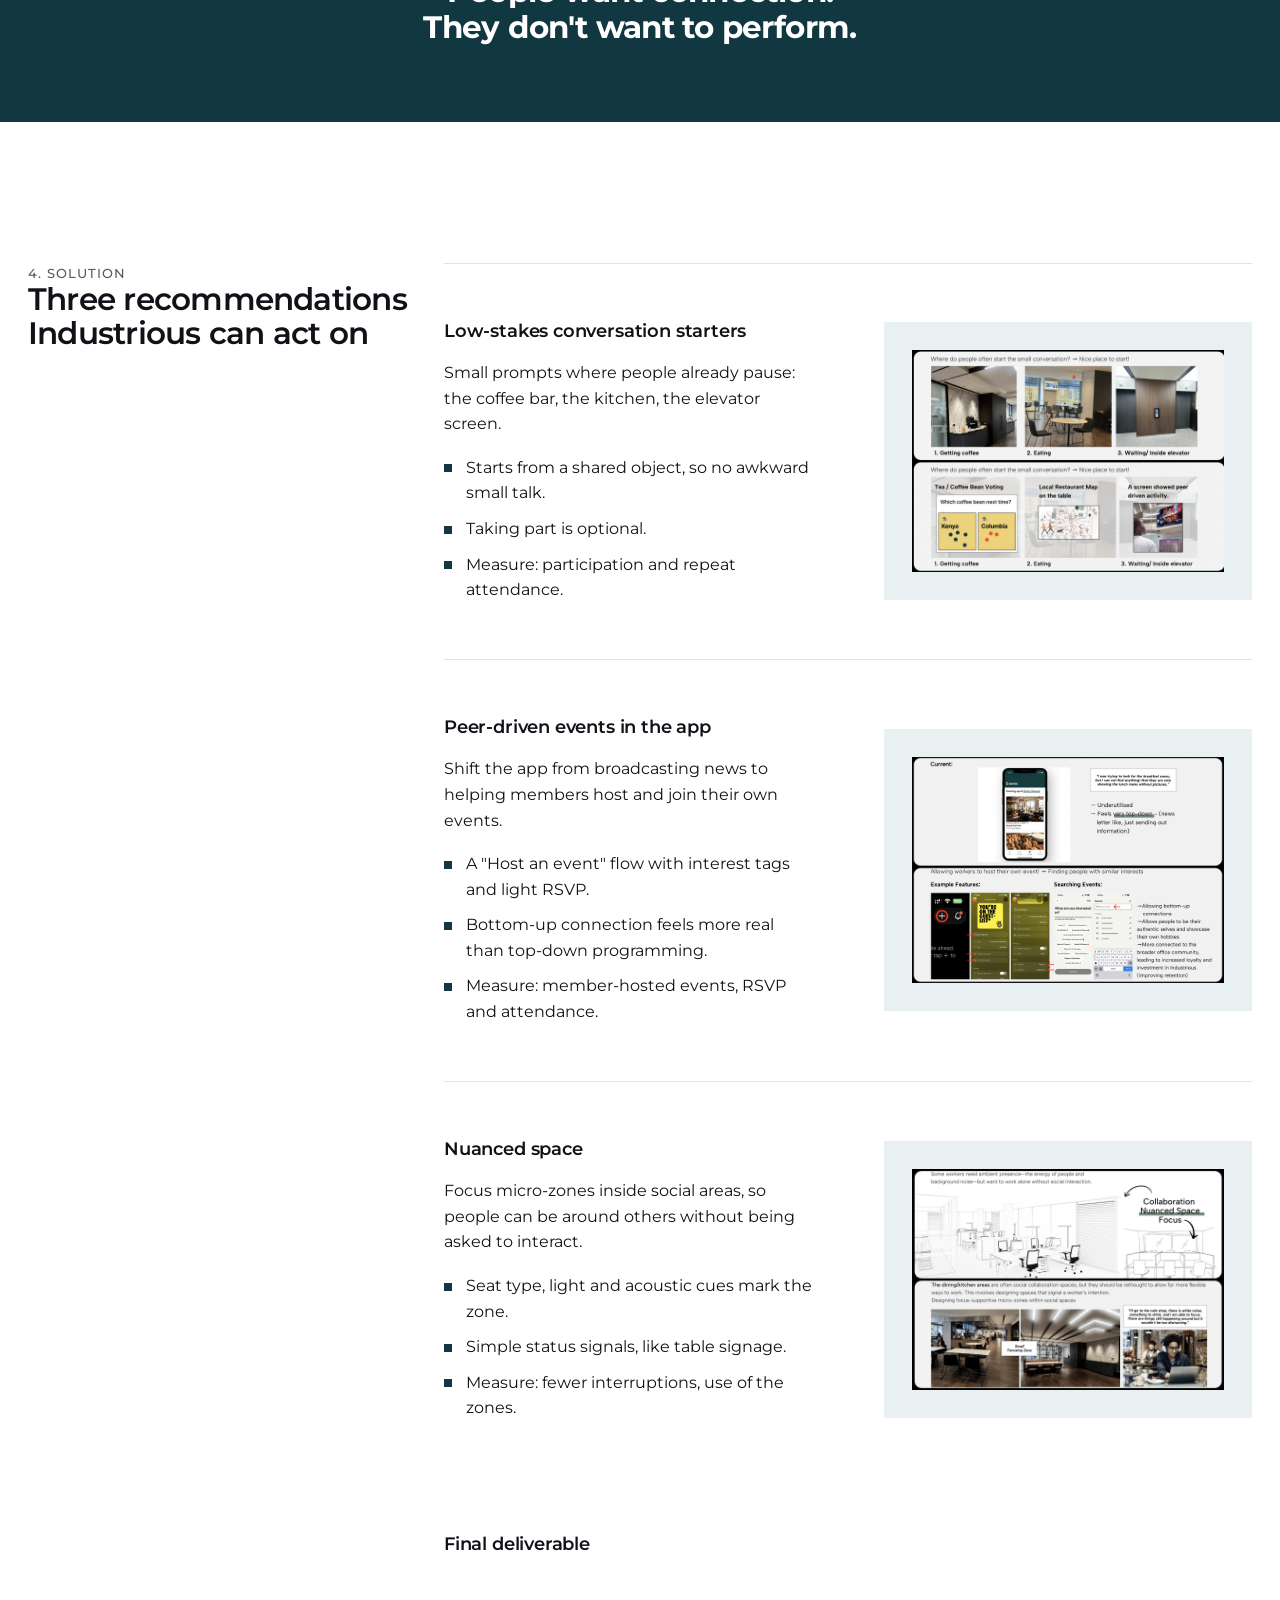
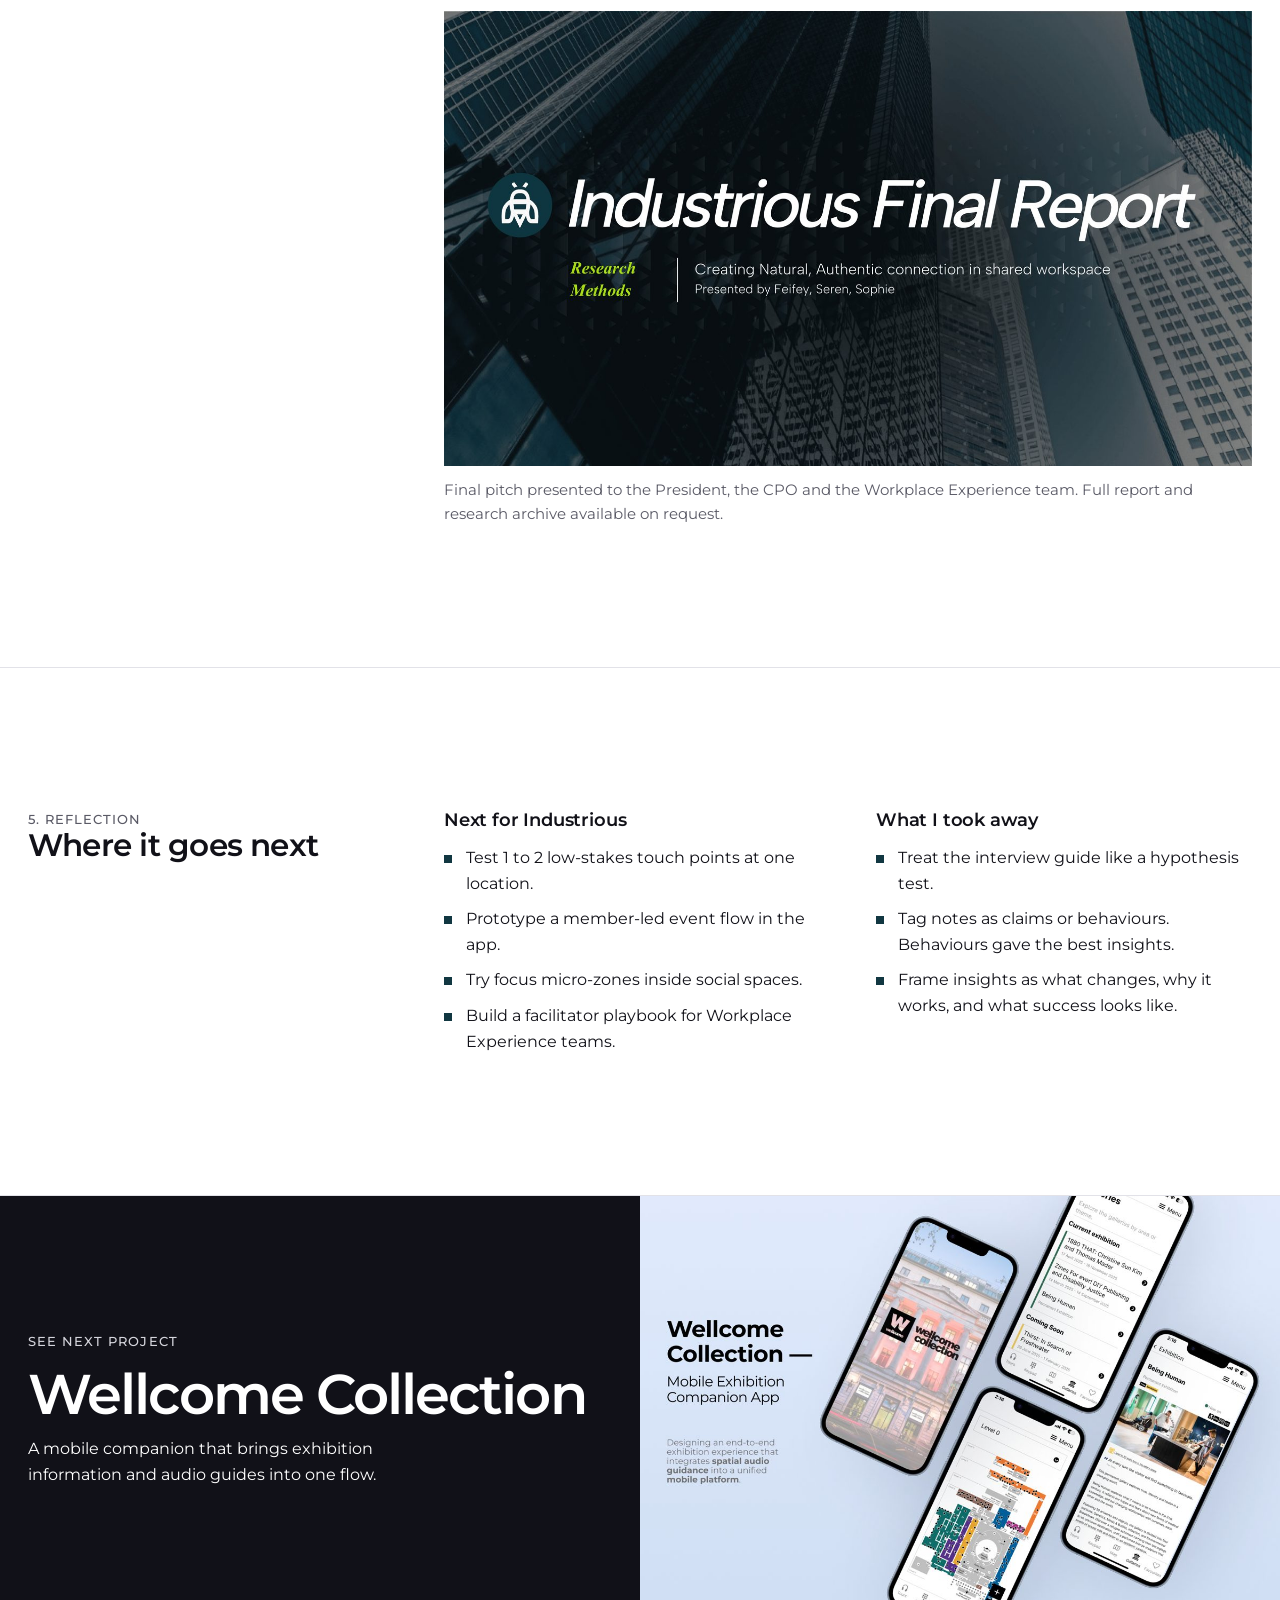
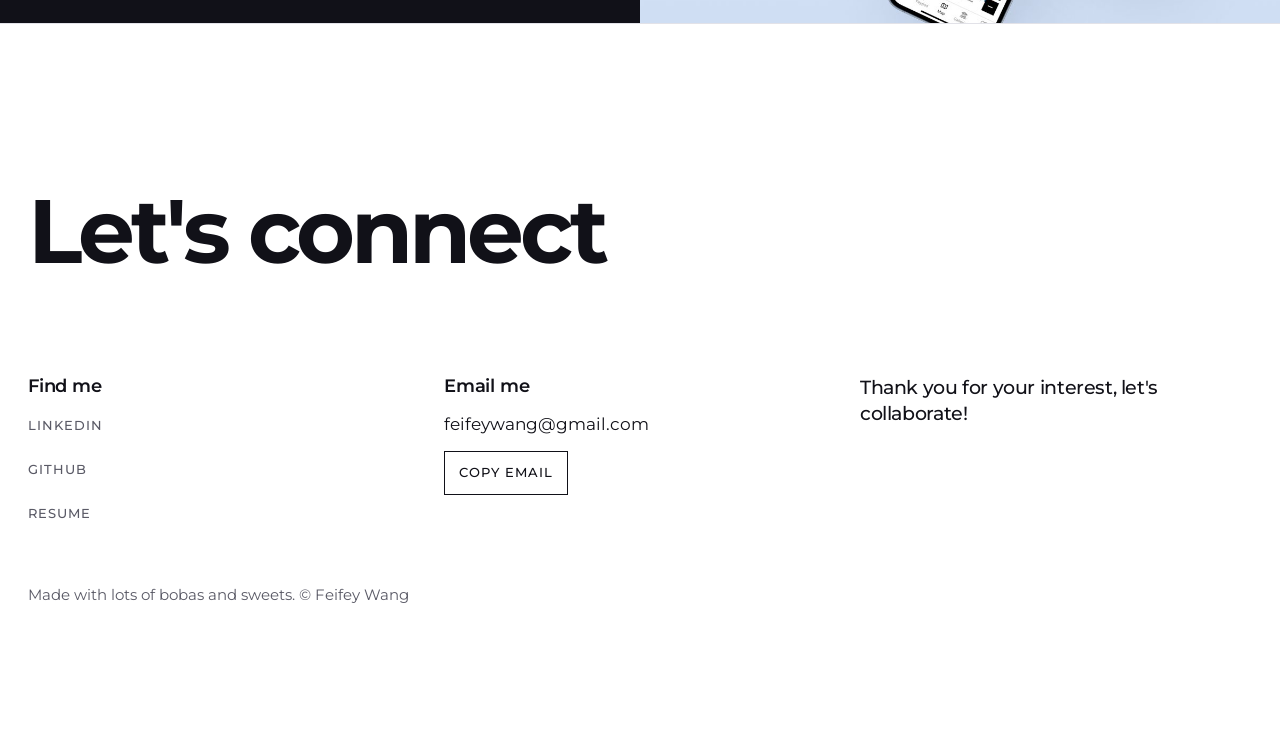
<file: industrious.html>
<!DOCTYPE html>
<html lang="en">
<head>
  <meta charset="UTF-8">
  <meta name="viewport" content="width=device-width, initial-scale=1.0, viewport-fit=cover">
  <title>Industrious, Feifey Wang</title>
  <meta name="description" content="Research and strategy on what makes people choose to connect in shared coworking spaces.">
  <link rel="icon" href="assets/images/common/logo-ff.svg">
  <link rel="apple-touch-icon" href="assets/images/common/logo-ff.svg">
  <link rel="preconnect" href="https://fonts.googleapis.com">
  <link rel="preconnect" href="https://fonts.gstatic.com" crossorigin>
  <link href="https://fonts.googleapis.com/css2?family=Montserrat:wght@400;500;600;700&family=Instrument+Serif:ital@1&display=swap" rel="stylesheet">
  <link rel="stylesheet" href="style.css">
  <script>(function(){var m=!matchMedia('(prefers-reduced-motion: reduce)').matches;try{var s=localStorage.getItem('fw-motion');if(s==='on')m=true;if(s==='off')m=false}catch(e){}document.documentElement.classList.add(m?'motion-on':'motion-off')})();</script>
  <script src="main.js" defer></script>
</head>
<body class="c-ind">
<a class="skip" href="#main" id="skip">Skip to content</a>
<canvas id="trail" aria-hidden="true"></canvas>
<div id="cursor-label" aria-hidden="true"></div>
<header class="bar bar--top" id="topbar">
  <nav class="wrap bar__in" aria-label="Main">
    <a class="logo" href="index.html" data-nav="home" aria-label="Feifey Wang, home"><span>ff</span></a>
    <div class="navdd" id="work-dd">
      <button type="button" id="work-btn" data-nav="work" aria-current="page" aria-expanded="false" aria-controls="work-menu"><span>Work</span><svg class="navdd__chev" width="9" height="6" viewBox="0 0 9 6" aria-hidden="true"><path d="M1 1l3.5 3.5L8 1" fill="none" stroke="currentColor" stroke-width="1.5"/></svg></button>
      <ul class="navdd__menu" id="work-menu" hidden>
        <li><a href="work.html"><span>All work</span></a></li>
        <li><a href="toiletdeliveryapp.html"><span>Toilet Delivery</span></a></li>
        <li><a href="budgie.html"><span>Budgie</span></a></li>
        <li><a href="taelor.html"><span>Taelor</span></a></li>
        <li><a href="industrious.html" aria-current="page"><span>Industrious</span></a></li>
        <li><a href="wellcomecollection.html"><span>Wellcome Collection</span></a></li>
      </ul>
    </div>
    <a href="creatives.html" data-nav="creatives"><span>Creatives</span></a>
    <a href="about.html" data-nav="about"><span>About</span></a>
    <a href="assets/Feifey_Wang_Resume_Interaction.pdf" target="_blank" rel="noopener"><span>Resume</span><span class="sr"> (PDF, opens in new tab)</span></a>
    <button type="button" id="motion" aria-pressed="true"><span>Motion on</span></button>
  </nav>
</header>

<main id="main" tabindex="-1">
<div class="page" id="p-ind">
  <div class="wrap">
    <div class="page-head" id="industrious">
      <div style="grid-column:1/-1"><a class="textlink label back" href="work.html">Back to all work</a></div>
      <h1 class="h1" id="ind-h1" tabindex="-1">Industrious</h1>
      <div class="intro">
        <p class="lede">Research and strategy on what makes people choose to connect in shared coworking spaces.</p>
        <span class="btn btn--ghost" aria-disabled="true">[Final report link]</span>
      </div>
    </div>
    <img class="shot" src="assets/img/ind-hero.jpg" width="1600" height="1067" style="width:100%" alt="Cover of the Industrious research report beside a grid of report pages: research goals, interview notes, insight themes and recommendation concepts.">
    <dl class="meta">
      <div><dt class="label">Role</dt><dd>UX researcher</dd></div>
      <div><dt class="label">Timeline</dt><dd>November to December 2025</dd></div>
      <div><dt class="label">Team</dt><dd>Seren Kim</dd></div>
      <div><dt class="label">Methods</dt><dd>Desk research, 9 interviews, affinity mapping</dd></div>
      <div><dt class="label">Tools</dt><dd>Figma</dd></div>
    </dl>
  </div>

  <section class="cs-sec" id="overview" aria-labelledby="h-overview"><div class="wrap cs-grid">
    <div class="cs-head"><p class="label">1. Overview</p><h2 class="h2" id="h-overview" tabindex="-1">What makes people show up</h2></div>
    <div class="cs-body">
    <p class="lede">Industrious runs flexible offices and coworking spaces with a hospitality-led service: private offices plus shared cafés, lounges, meeting rooms and member events.</p>
    <div class="three">
      <div><b>Planned and ran the research</b><span>Research plan, recruiting and 9 interviews.</span></div>
      <div><b>Led analysis and synthesis</b><span>Affinity mapping into 3 core insight themes.</span></div>
      <div><b>Pitched to Industrious</b><span>Prioritised recommendations, with leadership in the room.</span></div>
    </div></div>
  </div></section>

  <div class="banner"><div class="wrap"><p class="banner__t">The challenge wasn't "more events." It was designing engagement that different people would actually choose.</p></div></div>

  <section class="cs-sec" id="problem" style="border-top:0" aria-labelledby="h-problem"><div class="wrap cs-grid">
    <div class="cs-head"><p class="label">2. Problem</p><h2 class="h2" id="h-problem" tabindex="-1">Thoughtful spaces, inconsistent turnout</h2></div>
    <div class="cs-body">
    <div class="two">
      <ul class="list"><li>Attendance and shared-space use are inconsistent.</li><li>Shared spaces shape satisfaction, return visits and long-term retention.</li><li>Feedback is collected about every 90 days, but it is hard to turn into clear direction.</li></ul>
      <blockquote class="quote">"Believe it or not, there was probably less than 10 people for that whole building that came... Less than 10 people."<cite>Margaret Wiltshire, Industrious worker, on a Japanese stitching event</cite></blockquote>
    </div></div>
  </div></section>

  <section class="cs-sec" id="research" aria-labelledby="h-research"><div class="wrap cs-grid">
    <div class="cs-head"><p class="label">3. Research</p><h2 class="h2" id="h-research" tabindex="-1">9 interviews, 3 perspectives, 3 themes</h2></div>
    <div class="cs-body">
    <div class="two">
      <div><h3 class="h3" style="margin-bottom:14px">Who we spoke to</h3><ul class="list"><li>Industrious members</li><li>Hybrid office workers</li><li>A workplace operations expert</li></ul></div>
      <div><h3 class="h3" style="margin-bottom:14px">What we wanted to learn</h3><ul class="list"><li>Motivation to show up</li><li>Engagement and community preferences</li><li>Hospitality, care and belonging</li><li>Value of amenities and experience strategy</li></ul></div>
    </div>
    <figure class="fig"><img class="shot" src="assets/img/ind-plan.jpg" width="1600" height="573" loading="lazy" style="width:100%" alt="Slide titled Planning beside pages of the written research plan and interview guide."><figcaption class="cap">The research plan and interview guide, written to test assumptions before the interviews.</figcaption></figure>
    <figure class="fig"><img class="shot" src="assets/img/ind-affinity.jpg" width="1600" height="1255" loading="lazy" style="width:100%" alt="Slide titled Research Approach: a wall of sticky notes from affinity mapping, photos of the mapping session, and three summary cards for common themes, Industrious members and workers."><figcaption class="cap">Affinity outcomes: shared themes and differences across the groups.</figcaption></figure>
    <h3 class="h3">Key findings</h3>
    <div class="three">
      <div><b>Can I be myself here?</b><span>People skip office events because networking formats feel like performing.</span></div>
      <div><b>Control over space and work style</b><span>People want to stay focused while being around others. Most workplaces lack this in-between mode.</span></div>
      <div><b>Appreciation and bonding</b><span>When top-down systems feel cold, people lean on peer relationships. Shared offices can bridge that gap.</span></div>
    </div></div>
  </div></section>

  <div class="banner"><div class="wrap"><p class="banner__t">People want connection. They don't want to perform.</p></div></div>

  <section class="cs-sec" id="solution" style="border-top:0" aria-labelledby="h-solution"><div class="wrap cs-grid">
    <div class="cs-head"><p class="label">4. Solution</p><h2 class="h2" id="h-solution" tabindex="-1">Three recommendations Industrious can act on</h2></div>
    <div class="cs-body">
    <div>
      <div class="feature">
        <div class="prose"><h3 class="h3">Low-stakes conversation starters</h3><p>Small prompts where people already pause: the coffee bar, the kitchen, the elevator screen.</p><ul class="list"><li>Starts from a shared object, so no awkward small talk.</li><li>Taking part is optional.</li><li>Measure: participation and repeat attendance.</li></ul></div>
        <div class="demo"><img class="shot" src="assets/img/ind-rec1.jpg" width="1312" height="936" loading="lazy" style="width:100%" alt="Concept boards: photos of three everyday spots (coffee, eating, elevator) and prompts for each, such as a coffee bean vote and a local restaurant map."></div>
      </div>
      <div class="feature">
        <div class="prose"><h3 class="h3">Peer-driven events in the app</h3><p>Shift the app from broadcasting news to helping members host and join their own events.</p><ul class="list"><li>A "Host an event" flow with interest tags and light RSVP.</li><li>Bottom-up connection feels more real than top-down programming.</li><li>Measure: member-hosted events, RSVP and attendance.</li></ul></div>
        <div class="demo"><img class="shot" src="assets/img/ind-rec2.jpg" width="1600" height="1160" loading="lazy" style="width:100%" alt="Concept boards: the current Industrious app events screen marked as underutilised, and example screens for hosting and searching peer-led events."></div>
      </div>
      <div class="feature">
        <div class="prose"><h3 class="h3">Nuanced space</h3><p>Focus micro-zones inside social areas, so people can be around others without being asked to interact.</p><ul class="list"><li>Seat type, light and acoustic cues mark the zone.</li><li>Simple status signals, like table signage.</li><li>Measure: fewer interruptions, use of the zones.</li></ul></div>
        <div class="demo"><img class="shot" src="assets/img/ind-rec3.jpg" width="1320" height="936" loading="lazy" style="width:100%" alt="Concept boards: a sketch of an office with a zone labelled nuanced space between collaboration and focus, and photos of social areas with a small focusing zone."></div>
      </div>
    </div>
    <h3 class="h3">Final deliverable</h3>
    <figure class="fig"><img class="shot" src="assets/img/ind-final.jpg" width="1600" height="900" loading="lazy" style="width:100%" alt="Cover slide of the Industrious Final Report: Creating natural, authentic connection in shared workspace, presented by Feifey, Seren and Sophie."><figcaption class="cap">Final pitch presented to the President, the CPO and the Workplace Experience team. Full report and research archive available on request.</figcaption></figure></div>
  </div></section>

  <section class="cs-sec" id="reflection" aria-labelledby="h-reflection"><div class="wrap cs-grid">
    <div class="cs-head"><p class="label">5. Reflection</p><h2 class="h2" id="h-reflection" tabindex="-1">Where it goes next</h2></div>
    <div class="cs-body">
    <div class="two">
      <div><h3 class="h3" style="margin-bottom:14px">Next for Industrious</h3><ul class="list"><li>Test 1 to 2 low-stakes touch points at one location.</li><li>Prototype a member-led event flow in the app.</li><li>Try focus micro-zones inside social spaces.</li><li>Build a facilitator playbook for Workplace Experience teams.</li></ul></div>
      <div><h3 class="h3" style="margin-bottom:14px">What I took away</h3><ul class="list"><li>Treat the interview guide like a hypothesis test.</li><li>Tag notes as claims or behaviours. Behaviours gave the best insights.</li><li>Frame insights as what changes, why it works, and what success looks like.</li></ul></div>
    </div></div>
  </div></section>

  <a class="next" href="wellcomecollection.html" data-cursor="View Wellcome Collection" data-trail>
    <div class="next__text"><p class="label">See next project</p><p class="h1">Wellcome Collection</p><p style="max-width:26em">A mobile companion that brings exhibition information and audio guides into one flow.</p></div>
    <img src="assets/img/card-wellcome.jpg" width="1200" height="800" loading="lazy" alt="">
  </a>
</div>
</main>

<button type="button" class="totop up" id="totop" aria-label="Back to top" data-cursor="Top" hidden><svg width="16" height="18" viewBox="0 0 16 18" aria-hidden="true"><path d="M8 17V2M1.5 8.5 8 2l6.5 6.5" fill="none" stroke="currentColor" stroke-width="1.5"/></svg></button>

<footer class="foot" id="contact" data-trail>
  <div class="wrap">
    <h2 class="foot__title">Let's connect</h2>
    <div class="foot__grid">
      <div><p class="h3" style="margin-bottom:6px">Find me</p>
        <ul class="label">
          <li><a class="textlink" href="https://www.linkedin.com/in/feifey-wang/" target="_blank" rel="noopener">LinkedIn<span class="sr"> (opens in new tab)</span></a></li>
          <li><a class="textlink" href="https://github.com/feifeywang" target="_blank" rel="noopener">GitHub<span class="sr"> (opens in new tab)</span></a></li>
          <li><a class="textlink" href="assets/Feifey_Wang_Resume_Interaction.pdf" target="_blank" rel="noopener">Resume<span class="sr"> (PDF, opens in new tab)</span></a></li>
        </ul>
      </div>
      <div><p class="h3" style="margin-bottom:14px">Email me</p>
        <p class="addr" id="addr">feifeywang@gmail.com</p>
        <div class="row" style="margin-top:12px"><button type="button" class="chip" id="copy">Copy email</button><span id="copied" aria-live="polite" class="count"></span></div>
      </div>
      <p class="foot__say">Thank you for your interest, let's collaborate!</p>
    </div>
    <small>Made with lots of bobas and sweets. © Feifey Wang</small>
  </div>
</footer>

<nav class="bar bar--bottom" id="toc" aria-label="Case study sections">
  <div class="wrap bar__in">
    <a href="#overview" data-sec="overview"><span>1. Overview</span></a>
    <a href="#problem" data-sec="problem"><span>2. Problem</span></a>
    <a href="#research" data-sec="research"><span>3. Research</span></a>
    <a href="#solution" data-sec="solution"><span>4. Solution</span></a>
    <a href="#reflection" data-sec="reflection"><span>5. Reflection</span></a>
  </div>
</nav>
</body>
</html>
</file>
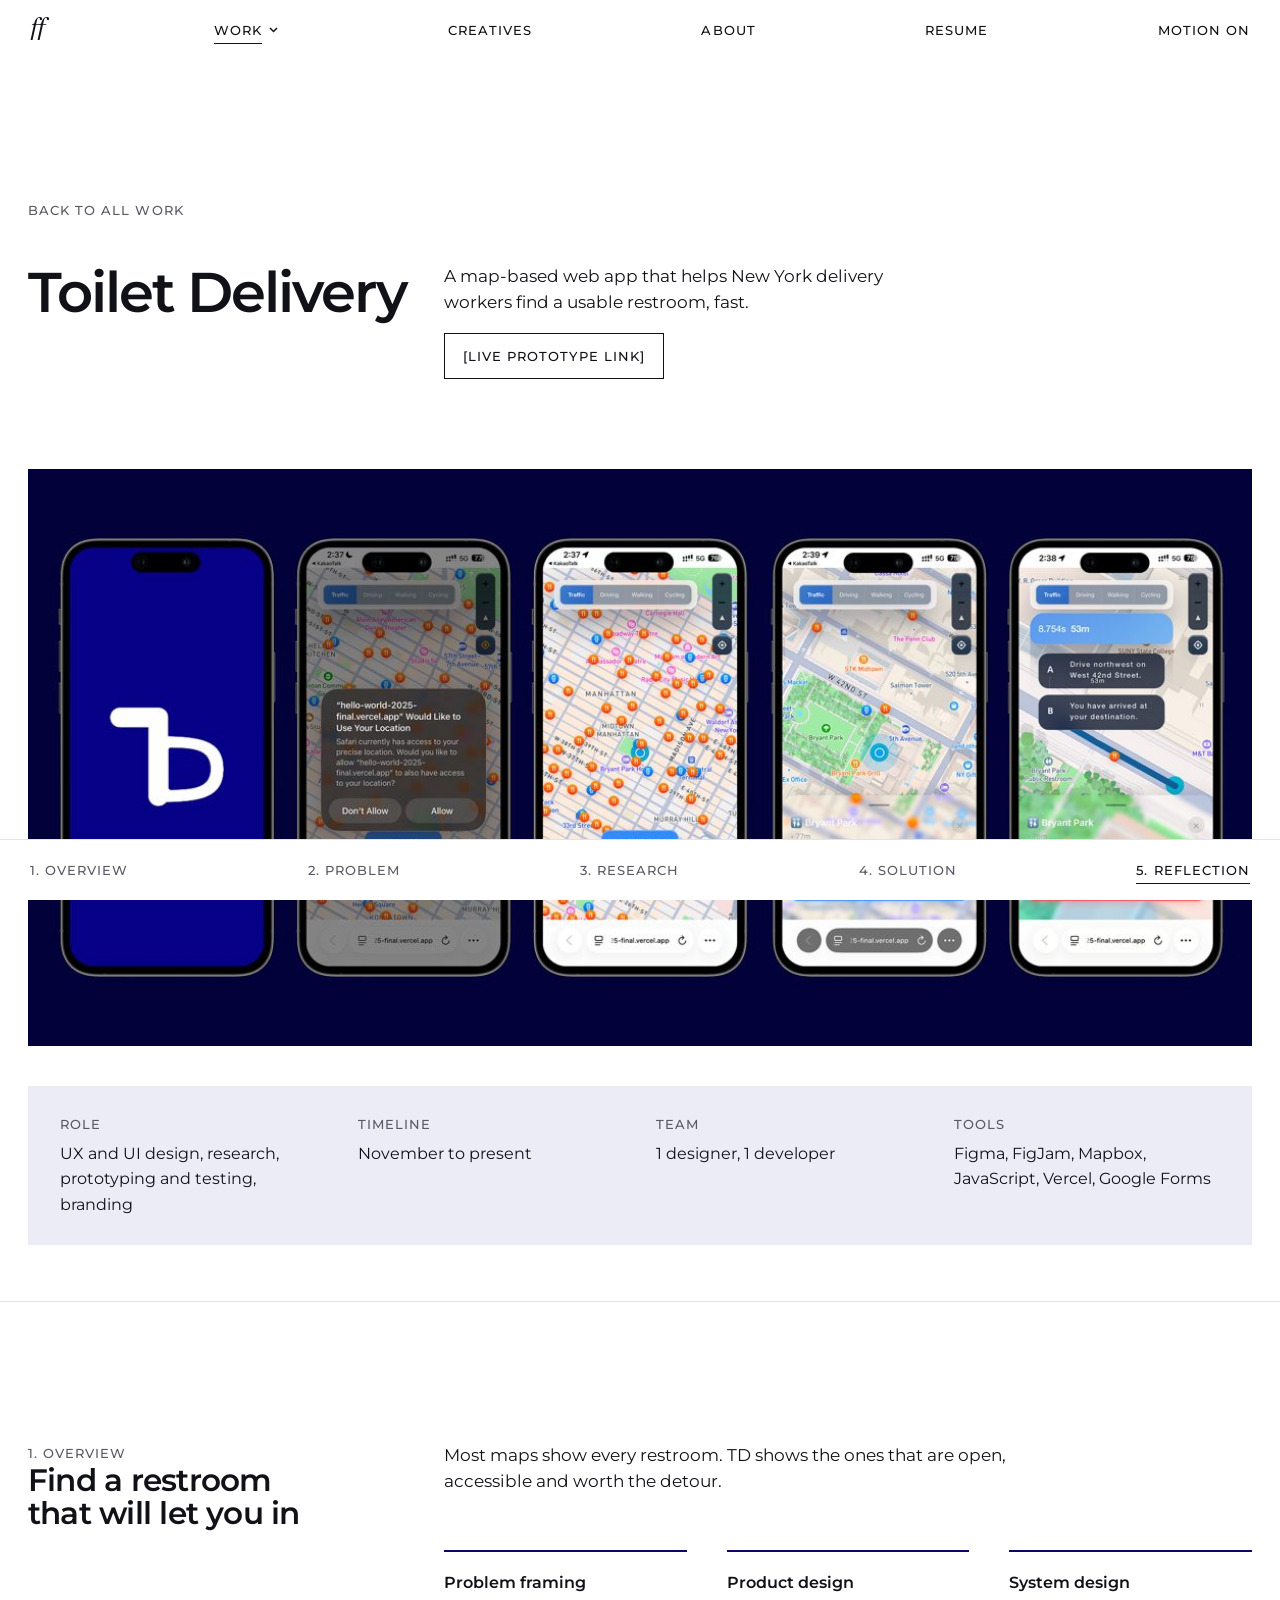
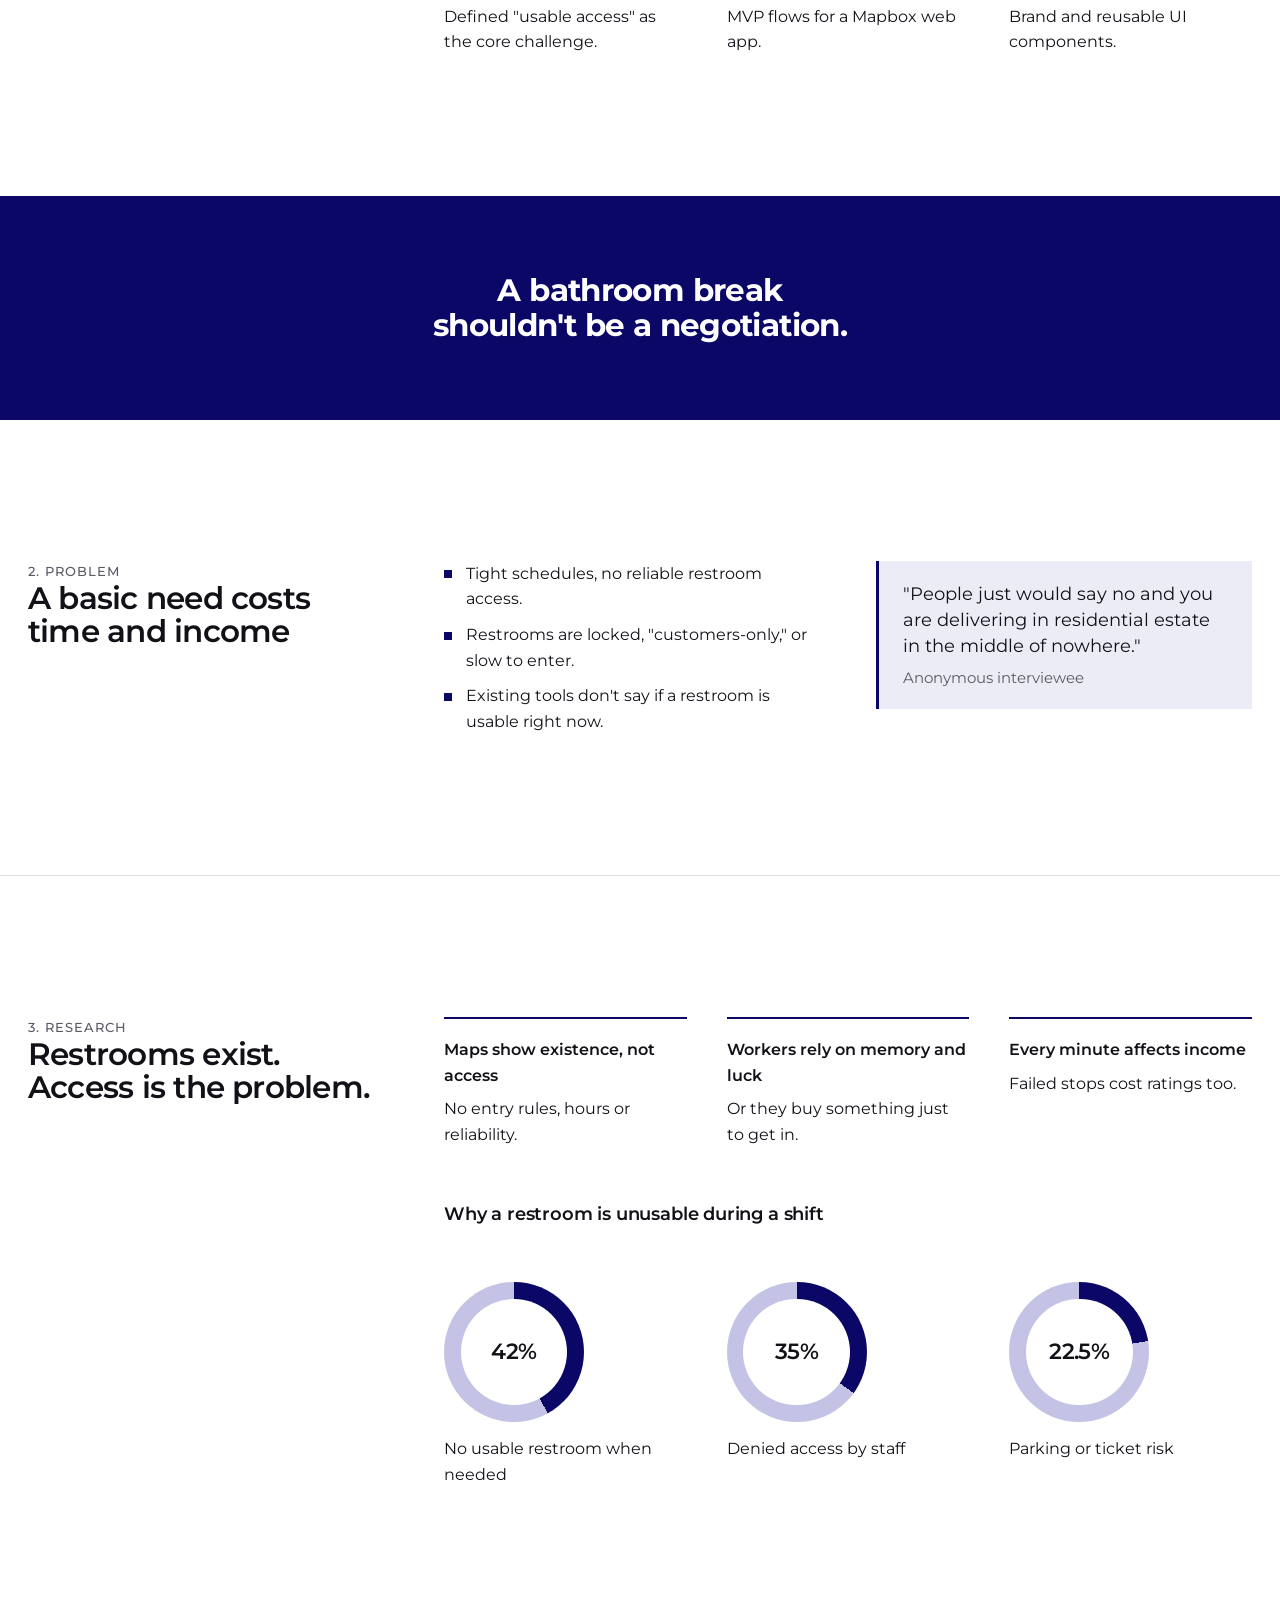
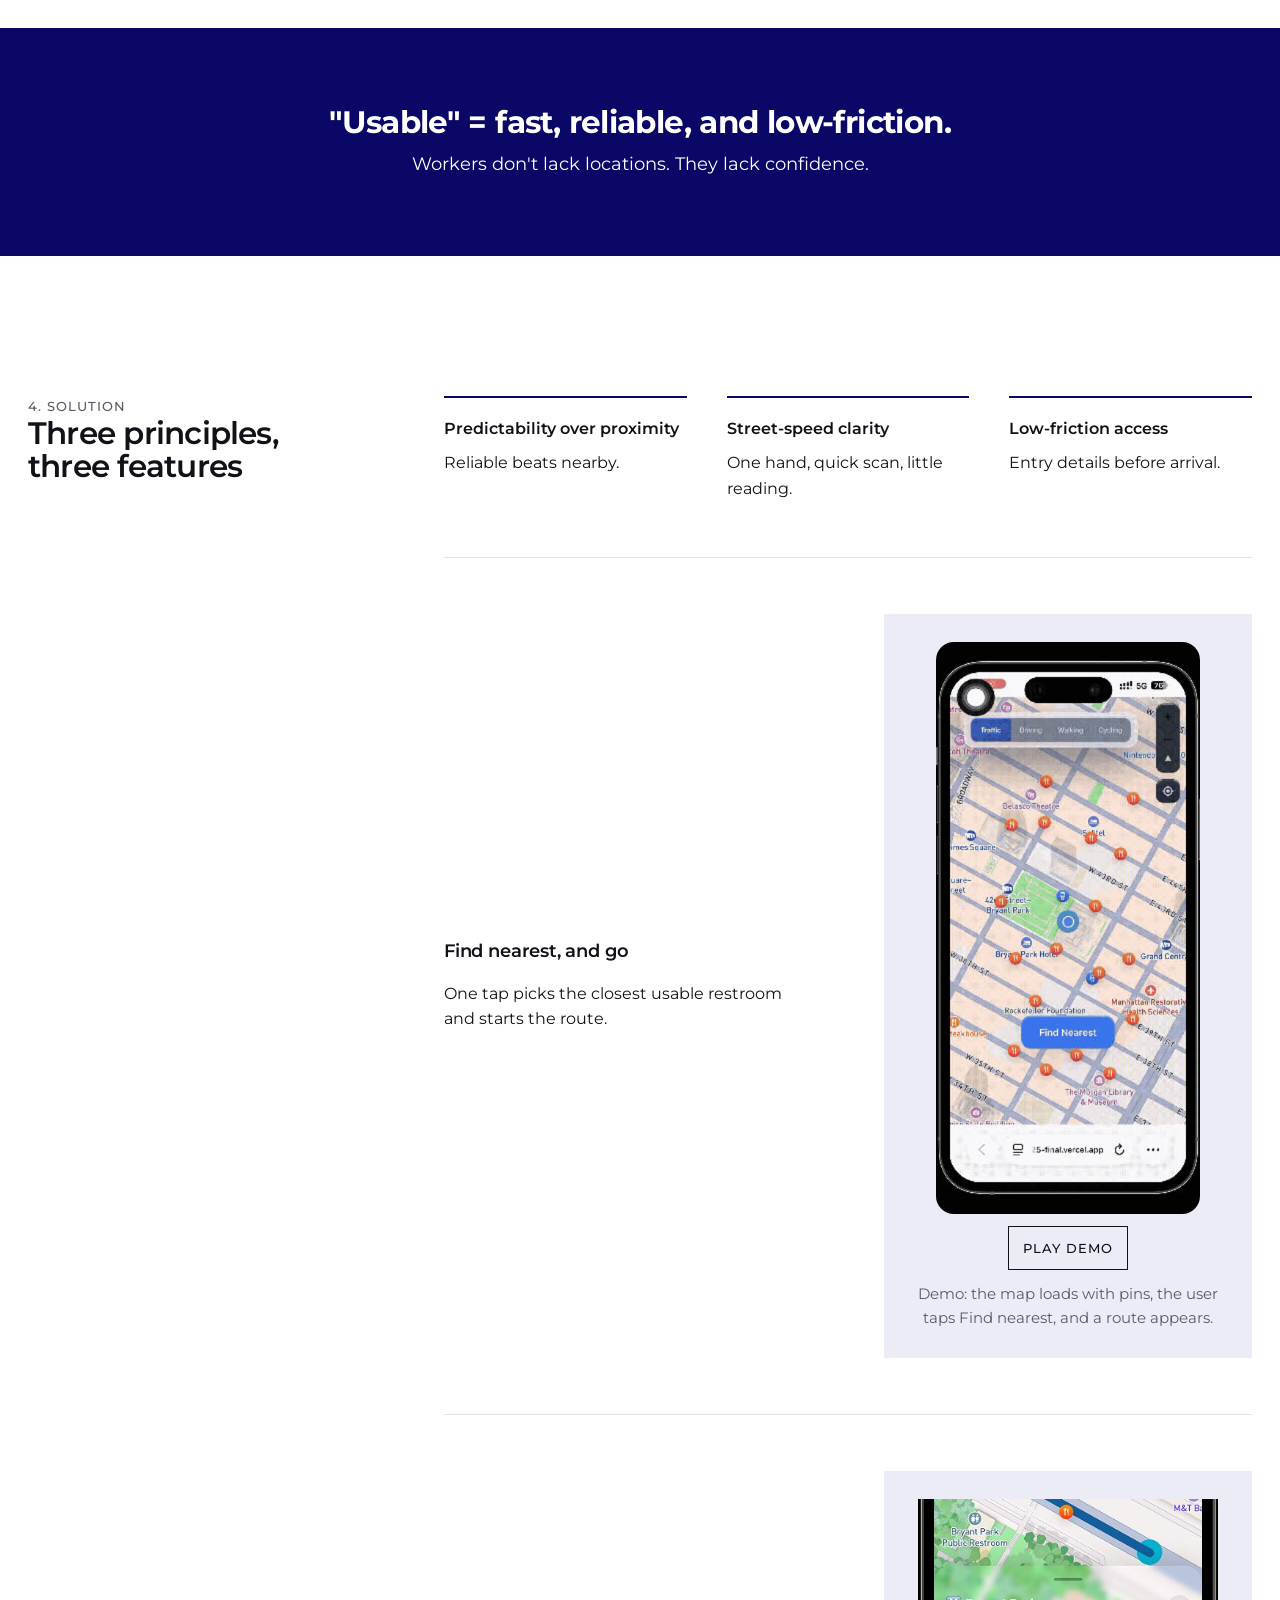
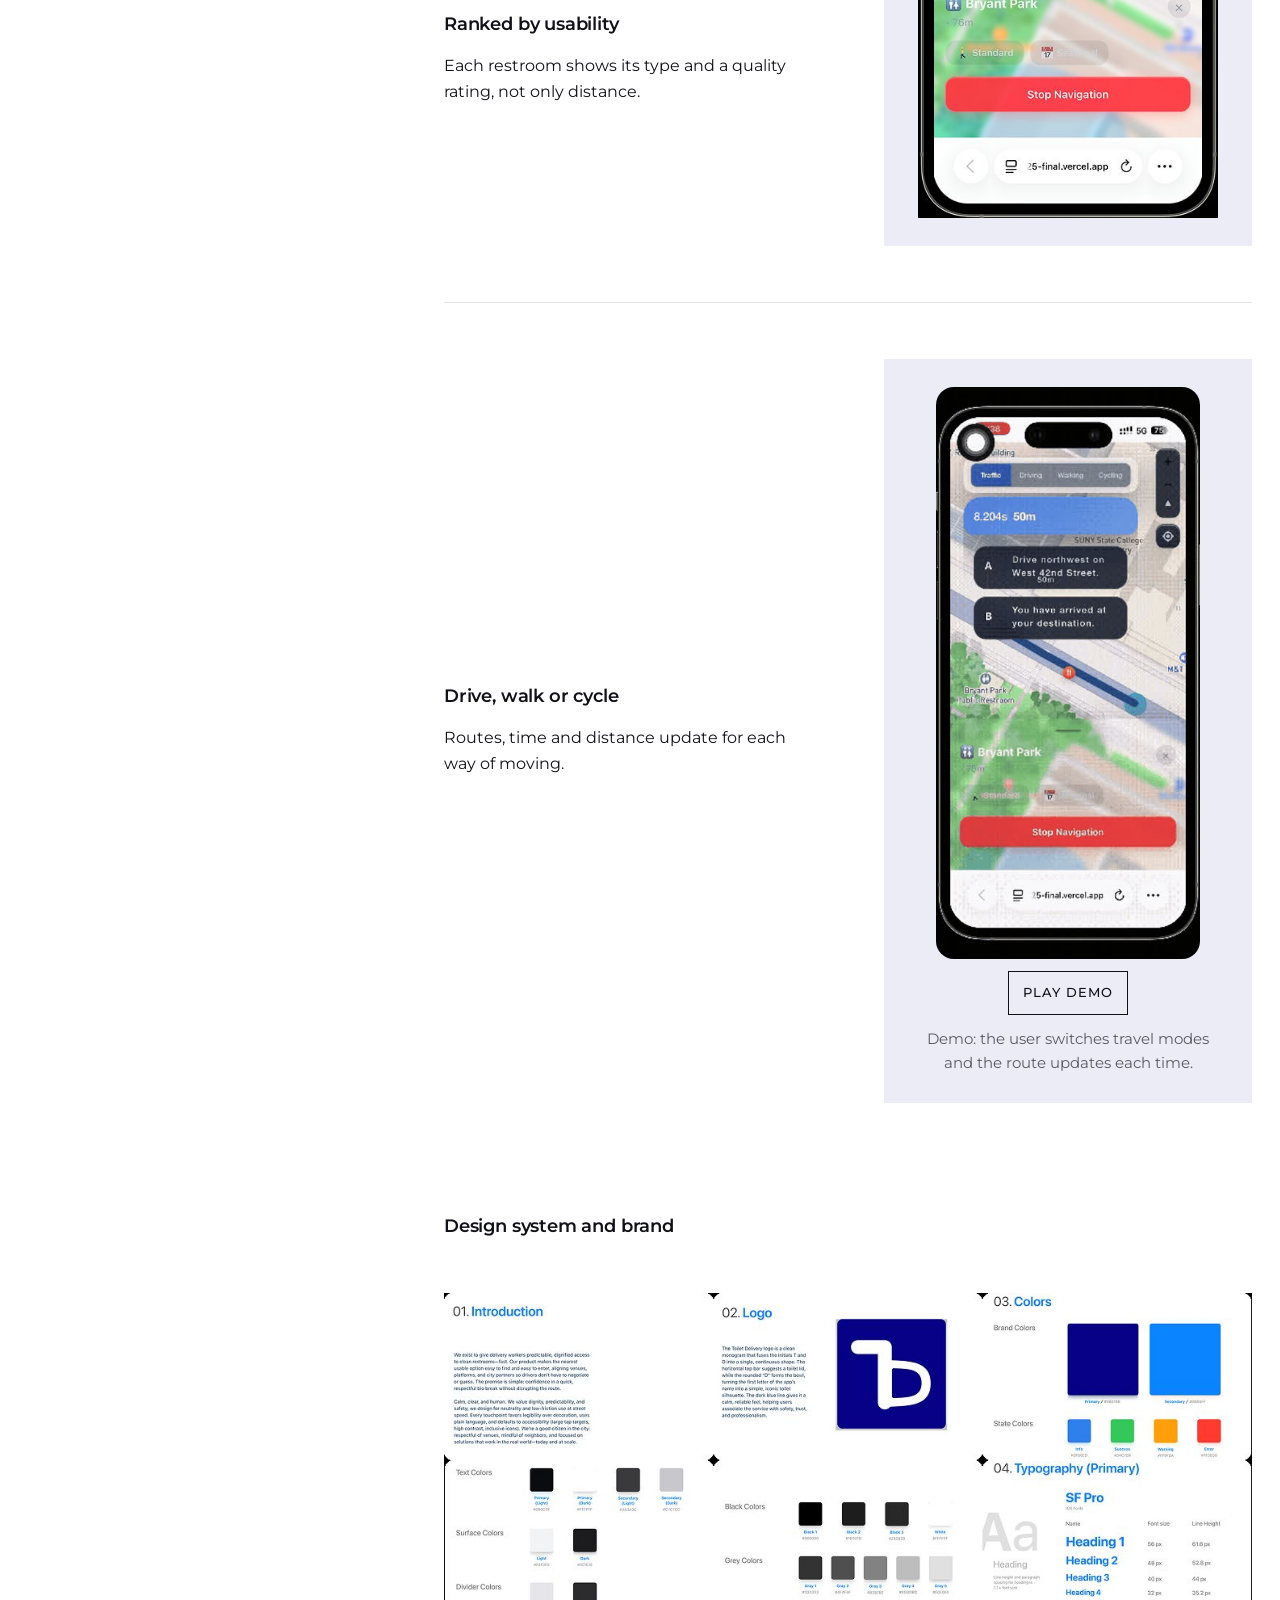
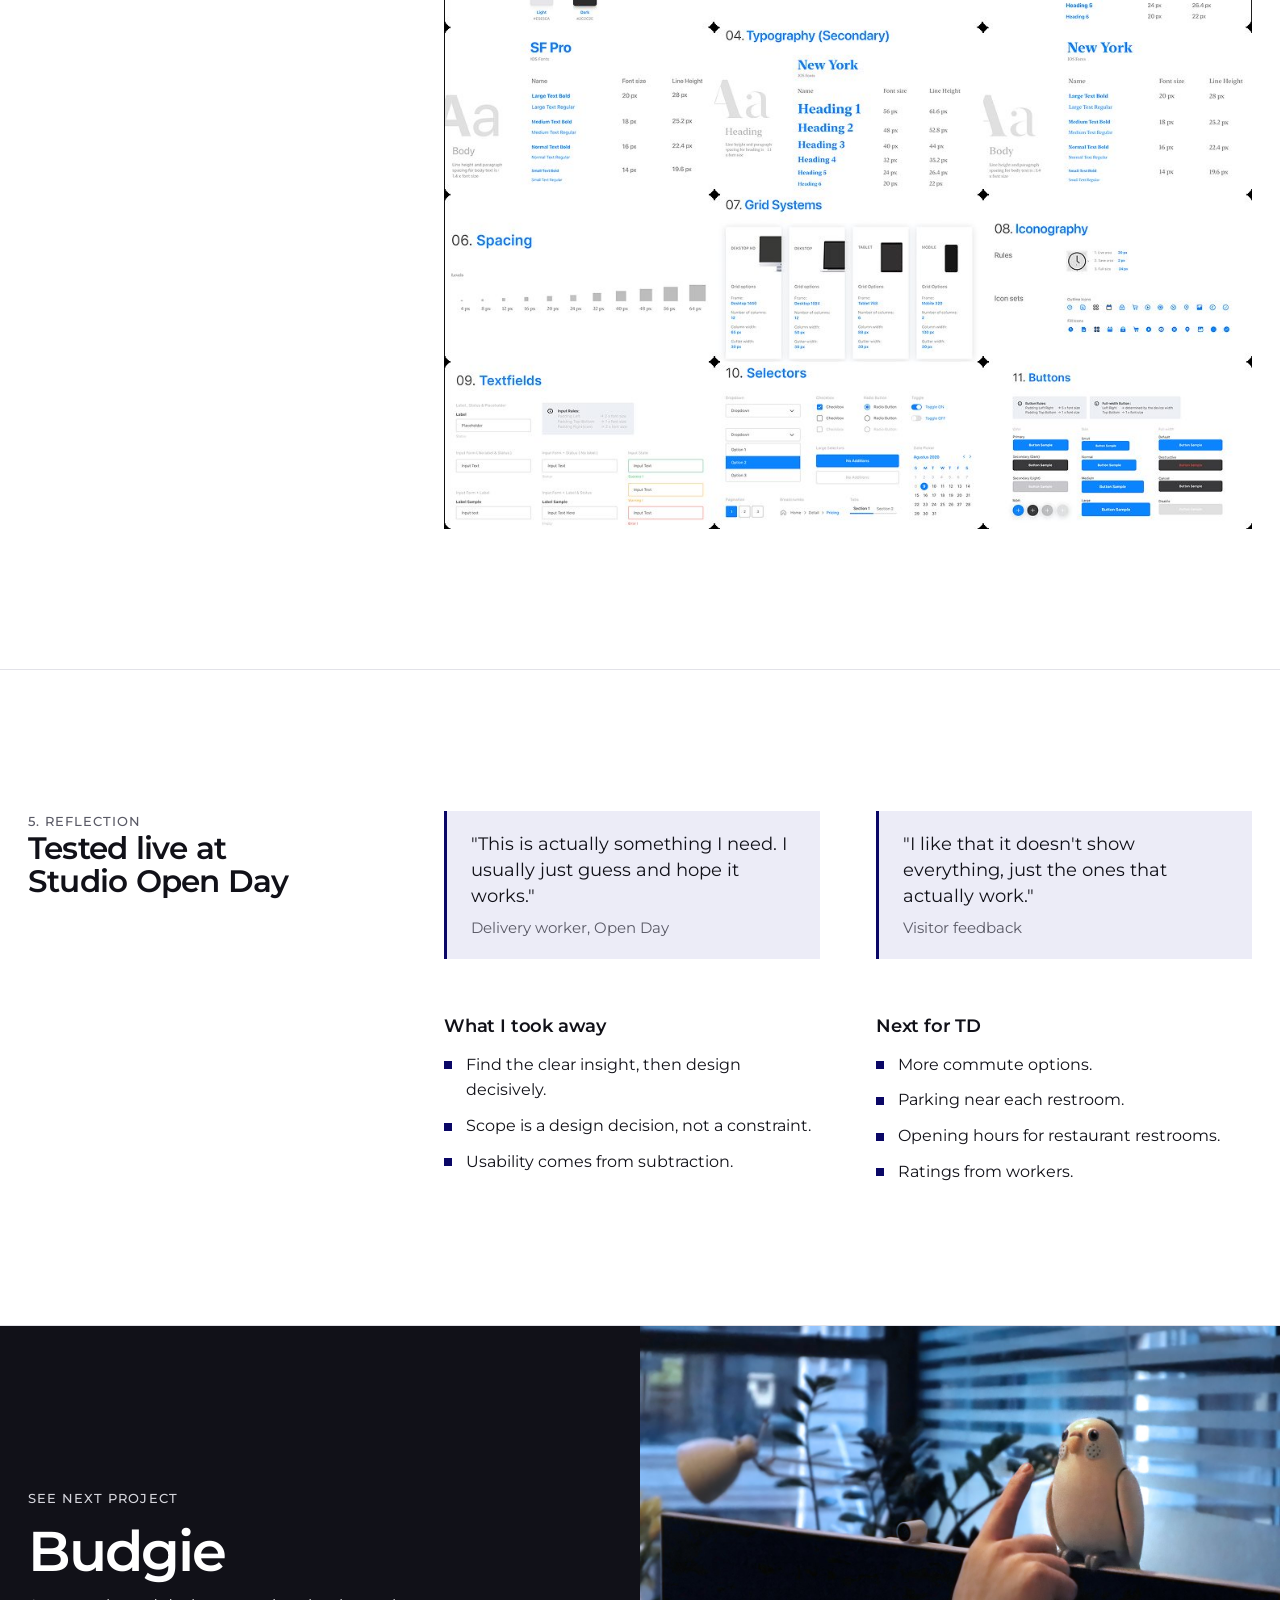
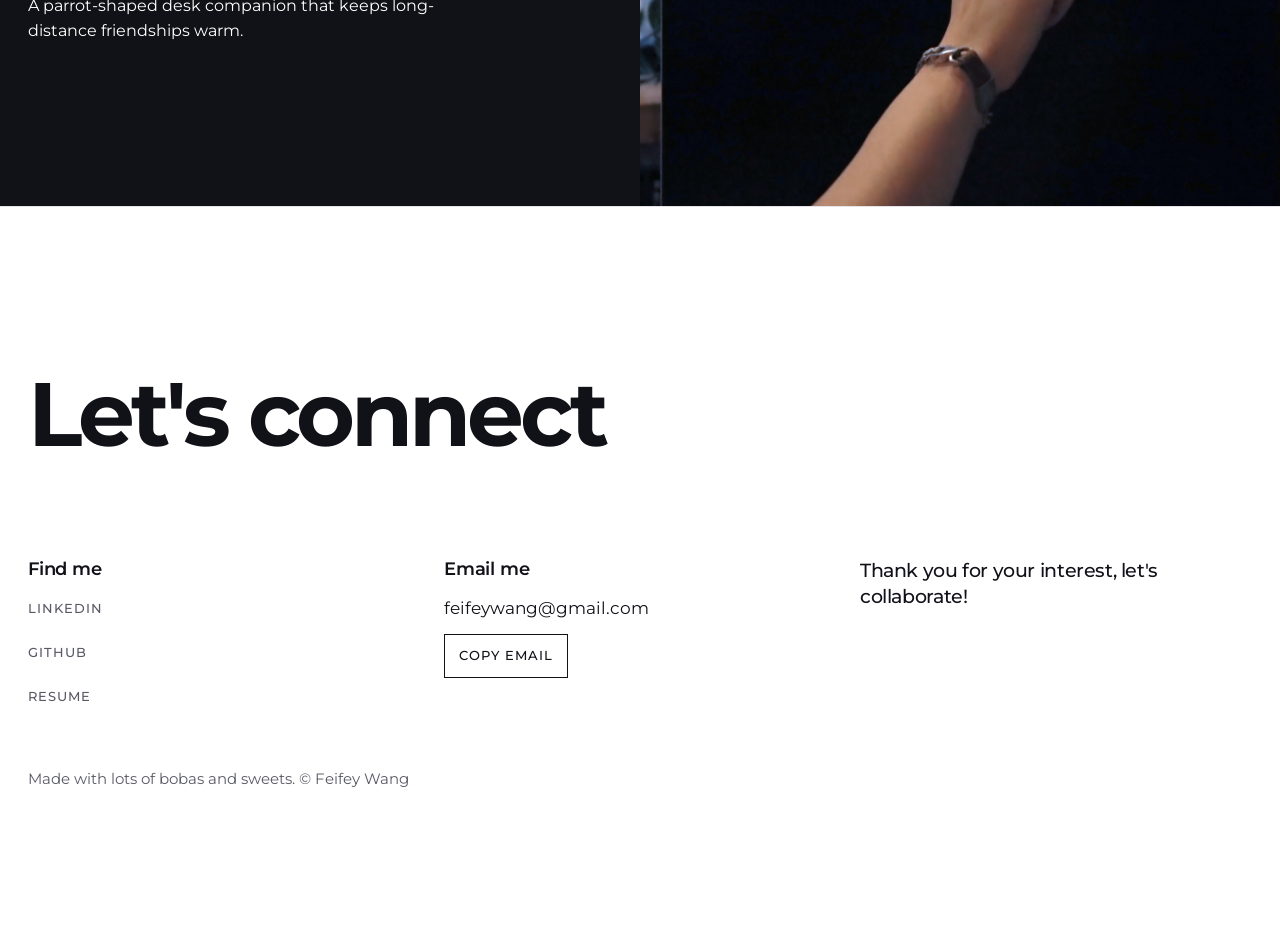
<file: toiletdeliveryapp.html>
<!DOCTYPE html>
<html lang="en">
<head>
  <meta charset="UTF-8">
  <meta name="viewport" content="width=device-width, initial-scale=1.0, viewport-fit=cover">
  <title>Toilet Delivery, Feifey Wang</title>
  <meta name="description" content="A map-based web app that helps New York delivery workers find a usable restroom, fast.">
  <link rel="icon" href="assets/images/common/logo-ff.svg">
  <link rel="apple-touch-icon" href="assets/images/common/logo-ff.svg">
  <link rel="preconnect" href="https://fonts.googleapis.com">
  <link rel="preconnect" href="https://fonts.gstatic.com" crossorigin>
  <link href="https://fonts.googleapis.com/css2?family=Montserrat:wght@400;500;600;700&family=Instrument+Serif:ital@1&display=swap" rel="stylesheet">
  <link rel="stylesheet" href="style.css">
  <script>(function(){var m=!matchMedia('(prefers-reduced-motion: reduce)').matches;try{var s=localStorage.getItem('fw-motion');if(s==='on')m=true;if(s==='off')m=false}catch(e){}document.documentElement.classList.add(m?'motion-on':'motion-off')})();</script>
  <script src="main.js" defer></script>
</head>
<body class="c-case">
<a class="skip" href="#main" id="skip">Skip to content</a>
<canvas id="trail" aria-hidden="true"></canvas>
<div id="cursor-label" aria-hidden="true"></div>
<header class="bar bar--top" id="topbar">
  <nav class="wrap bar__in" aria-label="Main">
    <a class="logo" href="index.html" data-nav="home" aria-label="Feifey Wang, home"><span>ff</span></a>
    <div class="navdd" id="work-dd">
      <button type="button" id="work-btn" data-nav="work" aria-current="page" aria-expanded="false" aria-controls="work-menu"><span>Work</span><svg class="navdd__chev" width="9" height="6" viewBox="0 0 9 6" aria-hidden="true"><path d="M1 1l3.5 3.5L8 1" fill="none" stroke="currentColor" stroke-width="1.5"/></svg></button>
      <ul class="navdd__menu" id="work-menu" hidden>
        <li><a href="work.html"><span>All work</span></a></li>
        <li><a href="toiletdeliveryapp.html" aria-current="page"><span>Toilet Delivery</span></a></li>
        <li><a href="budgie.html"><span>Budgie</span></a></li>
        <li><a href="taelor.html"><span>Taelor</span></a></li>
        <li><a href="industrious.html"><span>Industrious</span></a></li>
        <li><a href="wellcomecollection.html"><span>Wellcome Collection</span></a></li>
      </ul>
    </div>
    <a href="creatives.html" data-nav="creatives"><span>Creatives</span></a>
    <a href="about.html" data-nav="about"><span>About</span></a>
    <a href="assets/Feifey_Wang_Resume_Interaction.pdf" target="_blank" rel="noopener"><span>Resume</span><span class="sr"> (PDF, opens in new tab)</span></a>
    <button type="button" id="motion" aria-pressed="true"><span>Motion on</span></button>
  </nav>
</header>

<main id="main" tabindex="-1">
<div class="page" id="p-case">
  <div class="wrap">
    <div class="page-head" id="toilet-delivery">
      <div style="grid-column:1/-1"><a class="textlink label back" href="work.html">Back to all work</a></div>
      <h1 class="h1" id="case-h1" tabindex="-1">Toilet Delivery</h1>
      <div class="intro">
        <p class="lede">A map-based web app that helps New York delivery workers find a usable restroom, fast.</p>
        <span class="btn btn--ghost" aria-disabled="true">[Live prototype link]</span>
      </div>
    </div>
    <img class="shot" src="assets/img/td-overview.jpg" width="1200" height="566" style="width:100%" alt="Five Toilet Delivery screens in a row: the logo splash, a location prompt, the restroom map, a route overview and turn-by-turn navigation.">
    <dl class="meta">
      <div><dt class="label">Role</dt><dd>UX and UI design, research, prototyping and testing, branding</dd></div>
      <div><dt class="label">Timeline</dt><dd>November to present</dd></div>
      <div><dt class="label">Team</dt><dd>1 designer, 1 developer</dd></div>
      <div><dt class="label">Tools</dt><dd>Figma, FigJam, Mapbox, JavaScript, Vercel, Google Forms</dd></div>
    </dl>
  </div>

  <section class="cs-sec" id="overview" aria-labelledby="h-overview"><div class="wrap cs-grid">
    <div class="cs-head"><p class="label">1. Overview</p><h2 class="h2" id="h-overview" tabindex="-1">Find a restroom that will let you in</h2></div>
    <div class="cs-body">
    <p class="lede">Most maps show every restroom. TD shows the ones that are open, accessible and worth the detour.</p>
    <div class="three">
      <div><b>Problem framing</b><span>Defined "usable access" as the core challenge.</span></div>
      <div><b>Product design</b><span>MVP flows for a Mapbox web app.</span></div>
      <div><b>System design</b><span>Brand and reusable UI components.</span></div>
    </div></div>
  </div></section>

  <div class="banner"><div class="wrap"><p class="banner__t">A bathroom break shouldn't be a negotiation.</p></div></div>

  <section class="cs-sec" id="problem" style="border-top:0" aria-labelledby="h-problem"><div class="wrap cs-grid">
    <div class="cs-head"><p class="label">2. Problem</p><h2 class="h2" id="h-problem" tabindex="-1">A basic need costs time and income</h2></div>
    <div class="cs-body">
    <div class="two">
      <ul class="list">
        <li>Tight schedules, no reliable restroom access.</li>
        <li>Restrooms are locked, "customers-only," or slow to enter.</li>
        <li>Existing tools don't say if a restroom is usable right now.</li>
      </ul>
      <blockquote class="quote">"People just would say no and you are delivering in residential estate in the middle of nowhere."<cite>Anonymous interviewee</cite></blockquote>
    </div></div>
  </div></section>

  <section class="cs-sec" id="research" aria-labelledby="h-research"><div class="wrap cs-grid">
    <div class="cs-head"><p class="label">3. Research</p><h2 class="h2" id="h-research" tabindex="-1">Restrooms exist. Access is the problem.</h2></div>
    <div class="cs-body">
    <div class="three">
      <div><b>Maps show existence, not access</b><span>No entry rules, hours or reliability.</span></div>
      <div><b>Workers rely on memory and luck</b><span>Or they buy something just to get in.</span></div>
      <div><b>Every minute affects income</b><span>Failed stops cost ratings too.</span></div>
    </div>
    <h3 class="h3">Why a restroom is unusable during a shift</h3>
    <div class="rings">
      <div class="ring"><div class="ring__dial" style="--p:42" role="img" aria-label="42 percent"><span aria-hidden="true">42%</span></div><p>No usable restroom when needed</p></div>
      <div class="ring"><div class="ring__dial" style="--p:35" role="img" aria-label="35 percent"><span aria-hidden="true">35%</span></div><p>Denied access by staff</p></div>
      <div class="ring"><div class="ring__dial" style="--p:22.5" role="img" aria-label="22.5 percent"><span aria-hidden="true">22.5%</span></div><p>Parking or ticket risk</p></div>
    </div></div>
  </div></section>

  <div class="banner"><div class="wrap"><p class="banner__t">"Usable" = fast, reliable, and low-friction.</p><p class="banner__s">Workers don't lack locations. They lack confidence.</p></div></div>

  <section class="cs-sec" id="solution" style="border-top:0" aria-labelledby="h-solution"><div class="wrap cs-grid">
    <div class="cs-head"><p class="label">4. Solution</p><h2 class="h2" id="h-solution" tabindex="-1">Three principles, three features</h2></div>
    <div class="cs-body">
    <div class="three">
      <div><b>Predictability over proximity</b><span>Reliable beats nearby.</span></div>
      <div><b>Street-speed clarity</b><span>One hand, quick scan, little reading.</span></div>
      <div><b>Low-friction access</b><span>Entry details before arrival.</span></div>
    </div>
    <div>
      <div class="feature">
        <div class="prose"><h3 class="h3">Find nearest, and go</h3><p>One tap picks the closest usable restroom and starts the route.</p></div>
        <div class="demo"><video class="phone" src="assets/img/td-find-nearest.mp4" poster="assets/img/td-find-nearest.jpg" width="264" height="572" muted loop playsinline preload="none" aria-label="Screen recording of finding the nearest restroom"></video><button type="button" class="chip" data-play aria-pressed="false">Play demo</button><p class="cap">Demo: the map loads with pins, the user taps Find nearest, and a route appears.</p></div>
      </div>
      <div class="feature">
        <div class="prose"><h3 class="h3">Ranked by usability</h3><p>Each restroom shows its type and a quality rating, not only distance.</p></div>
        <div class="demo"><img style="width:300px" src="assets/img/td-info.jpg" width="373" height="396" loading="lazy" alt="Restroom detail card showing the place name, its type, a quality rating and a Show route button."></div>
      </div>
      <div class="feature">
        <div class="prose"><h3 class="h3">Drive, walk or cycle</h3><p>Routes, time and distance update for each way of moving.</p></div>
        <div class="demo"><video class="phone" src="assets/img/td-different-modes.mp4" poster="assets/img/td-different-modes.jpg" width="264" height="572" muted loop playsinline preload="none" aria-label="Screen recording of switching between travel modes"></video><button type="button" class="chip" data-play aria-pressed="false">Play demo</button><p class="cap">Demo: the user switches travel modes and the route updates each time.</p></div>
      </div>
    </div>
    <h3 class="h3">Design system and brand</h3>
    <img class="shot" src="assets/img/td-system.jpg" width="1001" height="1035" loading="lazy" style="max-width:min(100%,900px)" alt="Toilet Delivery design system overview: logo, colour palette, typography scale, spacing, icons, text fields, selectors and buttons."></div>
  </div></section>

  <section class="cs-sec" id="reflection" aria-labelledby="h-reflection"><div class="wrap cs-grid">
    <div class="cs-head"><p class="label">5. Reflection</p><h2 class="h2" id="h-reflection" tabindex="-1">Tested live at Studio Open Day</h2></div>
    <div class="cs-body">
    <div class="two">
      <blockquote class="quote">"This is actually something I need. I usually just guess and hope it works."<cite>Delivery worker, Open Day</cite></blockquote>
      <blockquote class="quote">"I like that it doesn't show everything, just the ones that actually work."<cite>Visitor feedback</cite></blockquote>
    </div>
    <div class="two">
      <div><h3 class="h3" style="margin-bottom:14px">What I took away</h3>
        <ul class="list"><li>Find the clear insight, then design decisively.</li><li>Scope is a design decision, not a constraint.</li><li>Usability comes from subtraction.</li></ul></div>
      <div><h3 class="h3" style="margin-bottom:14px">Next for TD</h3>
        <ul class="list"><li>More commute options.</li><li>Parking near each restroom.</li><li>Opening hours for restaurant restrooms.</li><li>Ratings from workers.</li></ul></div>
    </div></div>
  </div></section>

  <a class="next" href="budgie.html" data-cursor="View Budgie" data-trail>
    <div class="next__text"><p class="label">See next project</p><p class="h1">Budgie</p><p style="max-width:26em">A parrot-shaped desk companion that keeps long-distance friendships warm.</p></div>
    <img src="assets/img/bud-press.jpg" width="1600" height="1200" loading="lazy" alt="">
  </a>
</div>
</main>

<button type="button" class="totop up" id="totop" aria-label="Back to top" data-cursor="Top" hidden><svg width="16" height="18" viewBox="0 0 16 18" aria-hidden="true"><path d="M8 17V2M1.5 8.5 8 2l6.5 6.5" fill="none" stroke="currentColor" stroke-width="1.5"/></svg></button>

<footer class="foot" id="contact" data-trail>
  <div class="wrap">
    <h2 class="foot__title">Let's connect</h2>
    <div class="foot__grid">
      <div><p class="h3" style="margin-bottom:6px">Find me</p>
        <ul class="label">
          <li><a class="textlink" href="https://www.linkedin.com/in/feifey-wang/" target="_blank" rel="noopener">LinkedIn<span class="sr"> (opens in new tab)</span></a></li>
          <li><a class="textlink" href="https://github.com/feifeywang" target="_blank" rel="noopener">GitHub<span class="sr"> (opens in new tab)</span></a></li>
          <li><a class="textlink" href="assets/Feifey_Wang_Resume_Interaction.pdf" target="_blank" rel="noopener">Resume<span class="sr"> (PDF, opens in new tab)</span></a></li>
        </ul>
      </div>
      <div><p class="h3" style="margin-bottom:14px">Email me</p>
        <p class="addr" id="addr">feifeywang@gmail.com</p>
        <div class="row" style="margin-top:12px"><button type="button" class="chip" id="copy">Copy email</button><span id="copied" aria-live="polite" class="count"></span></div>
      </div>
      <p class="foot__say">Thank you for your interest, let's collaborate!</p>
    </div>
    <small>Made with lots of bobas and sweets. © Feifey Wang</small>
  </div>
</footer>

<nav class="bar bar--bottom" id="toc" aria-label="Case study sections">
  <div class="wrap bar__in">
    <a href="#overview" data-sec="overview"><span>1. Overview</span></a>
    <a href="#problem" data-sec="problem"><span>2. Problem</span></a>
    <a href="#research" data-sec="research"><span>3. Research</span></a>
    <a href="#solution" data-sec="solution"><span>4. Solution</span></a>
    <a href="#reflection" data-sec="reflection"><span>5. Reflection</span></a>
  </div>
</nav>
</body>
</html>
</file>
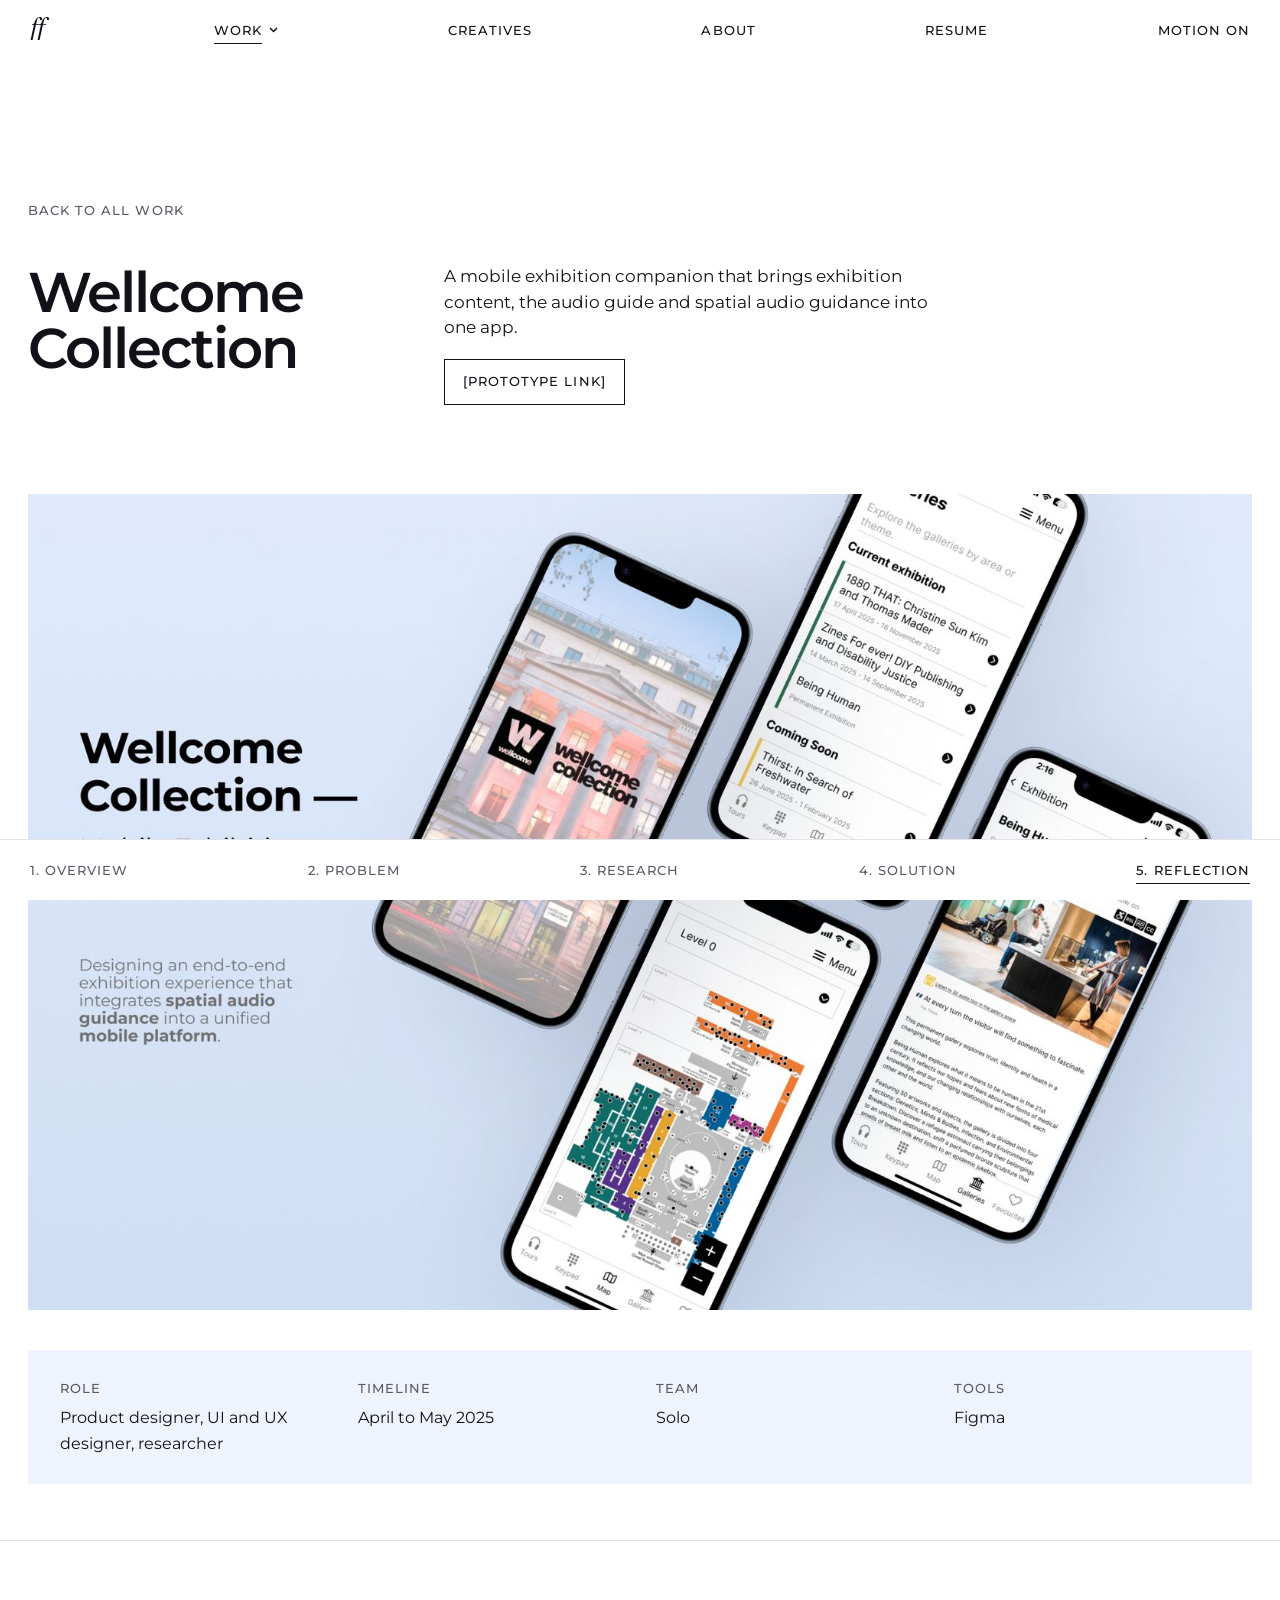
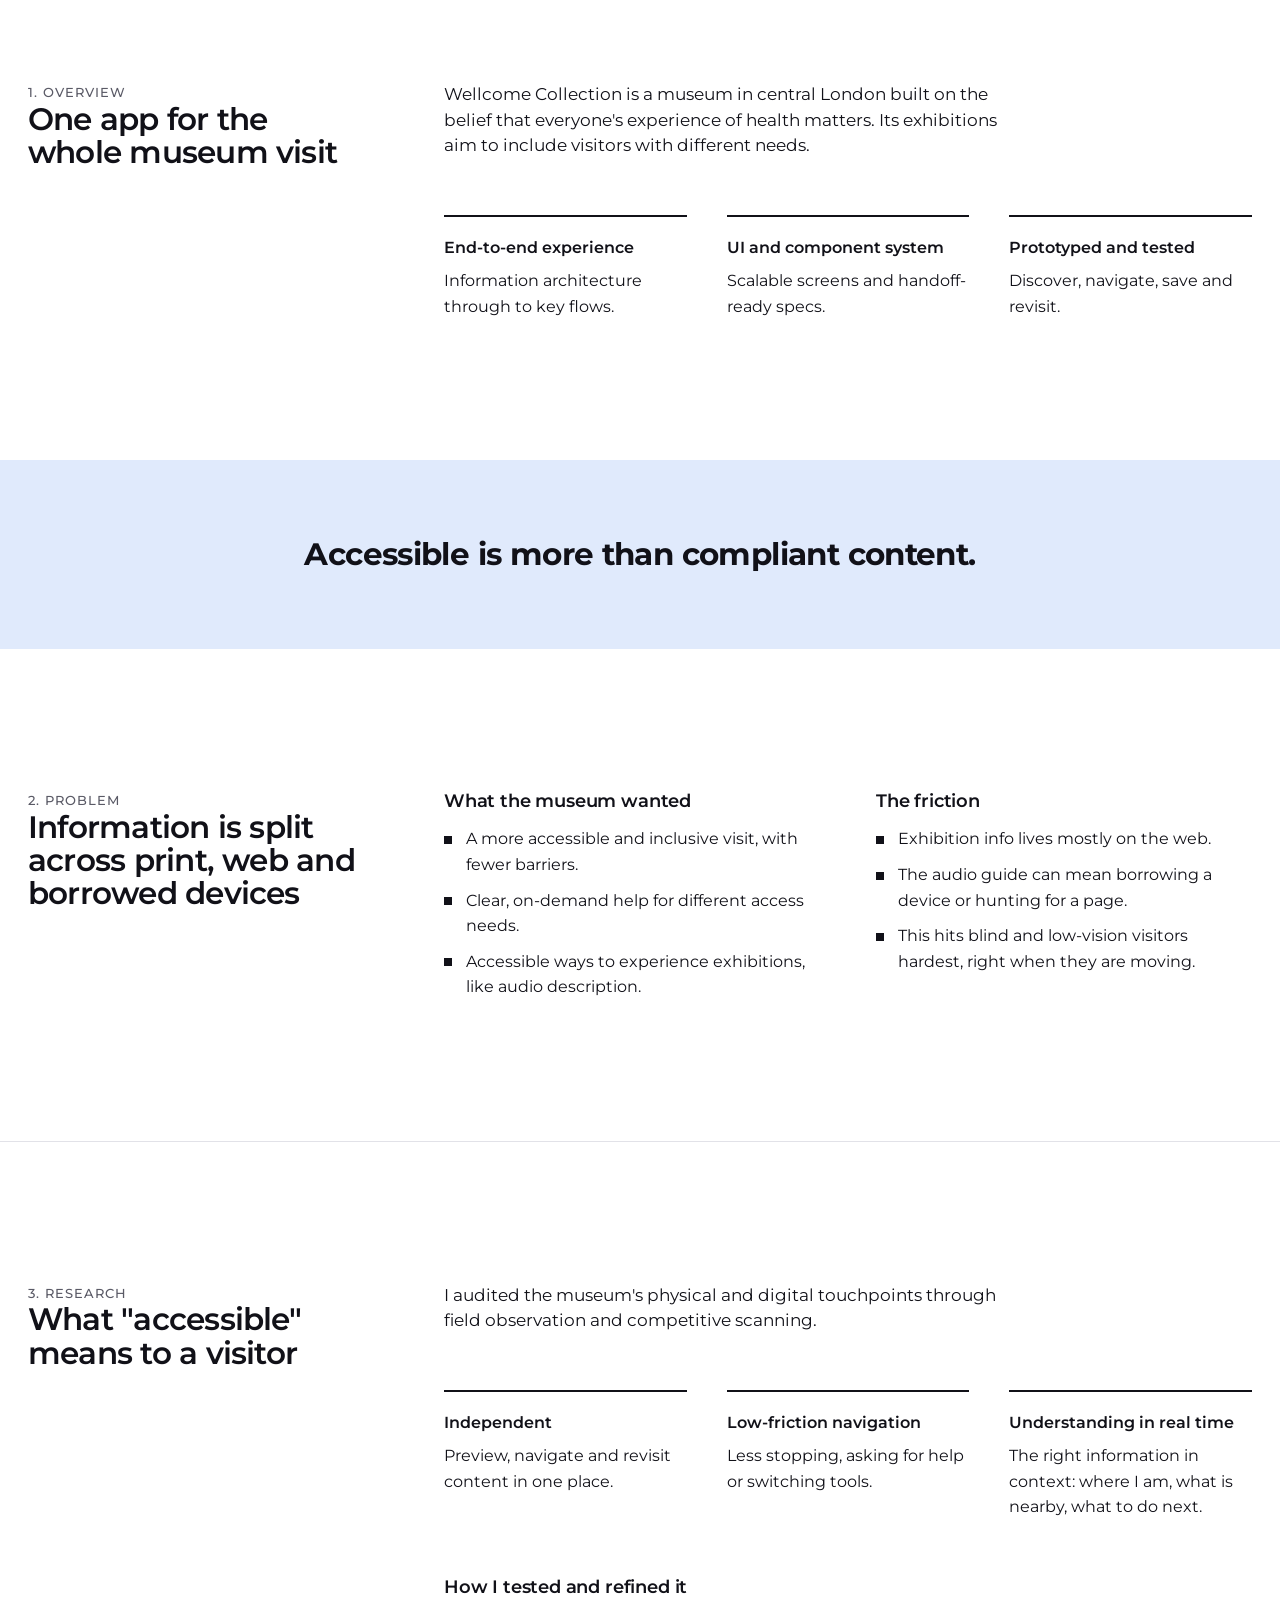
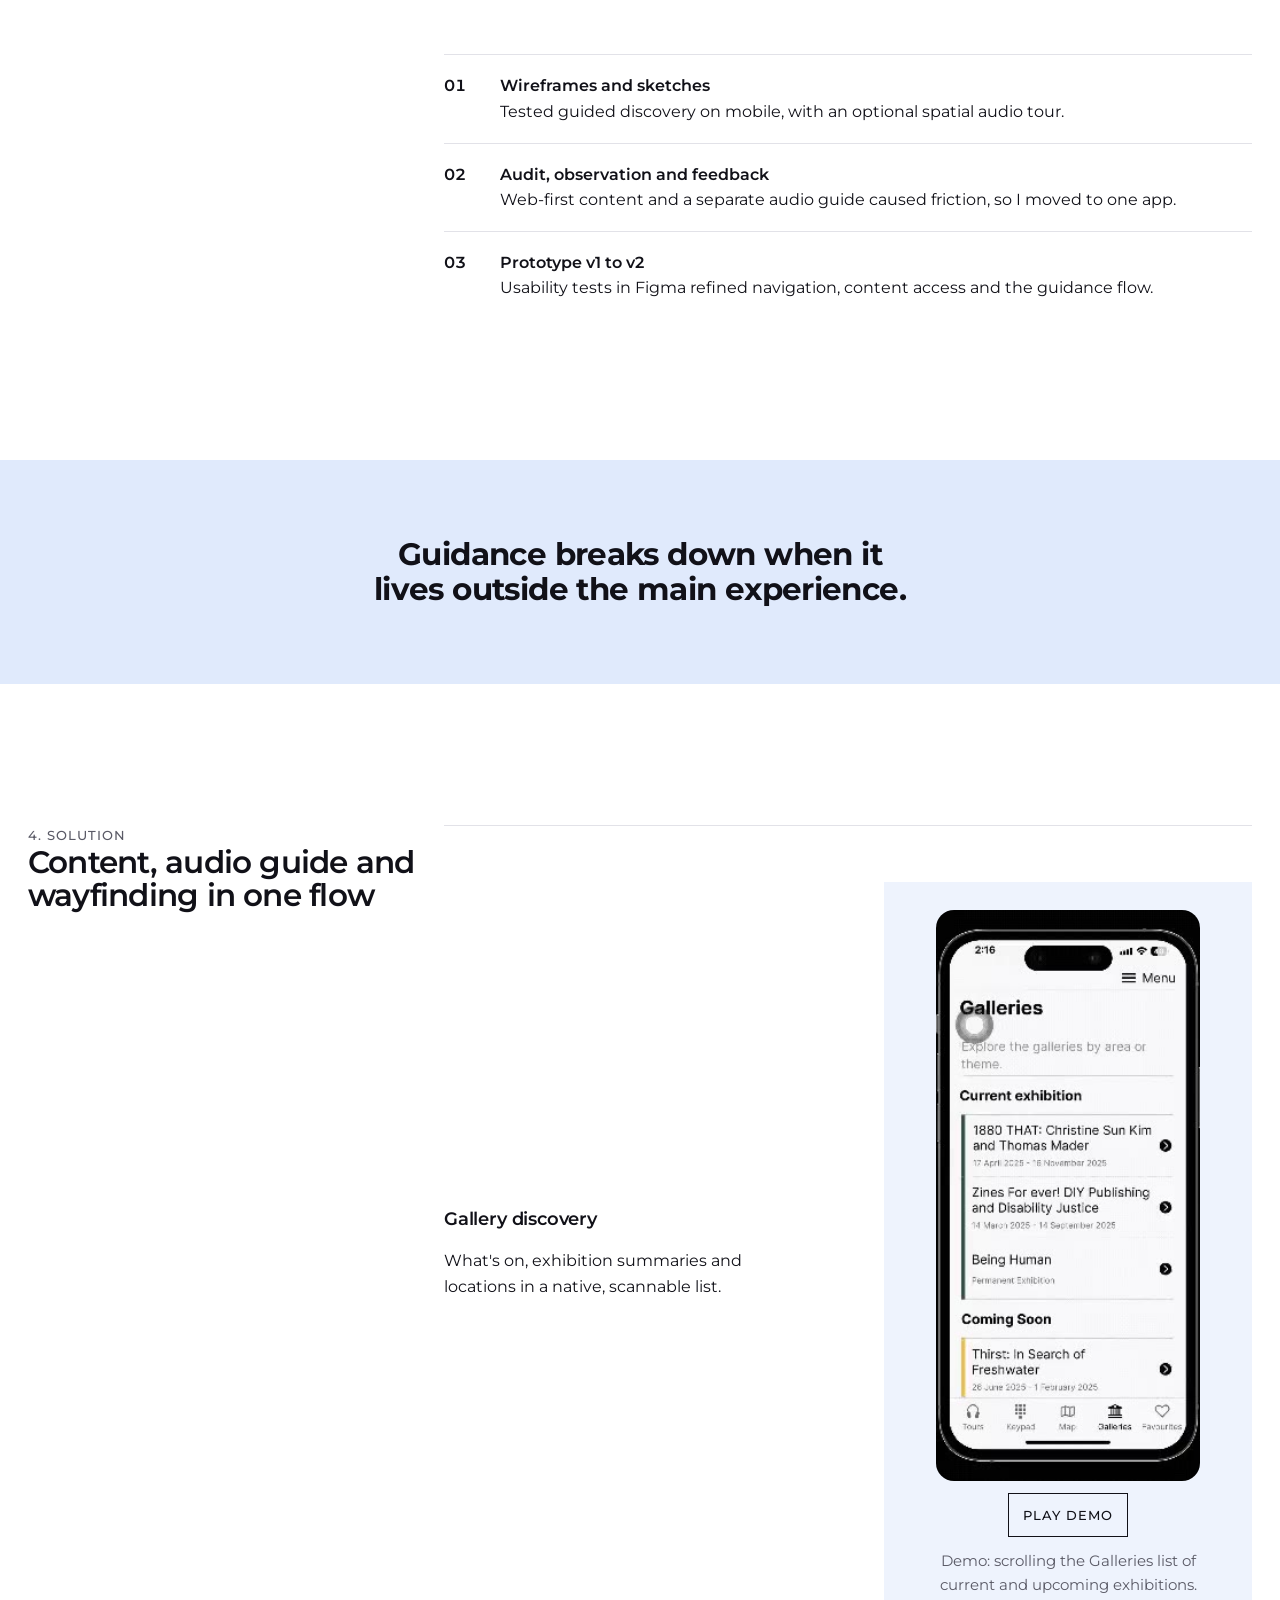
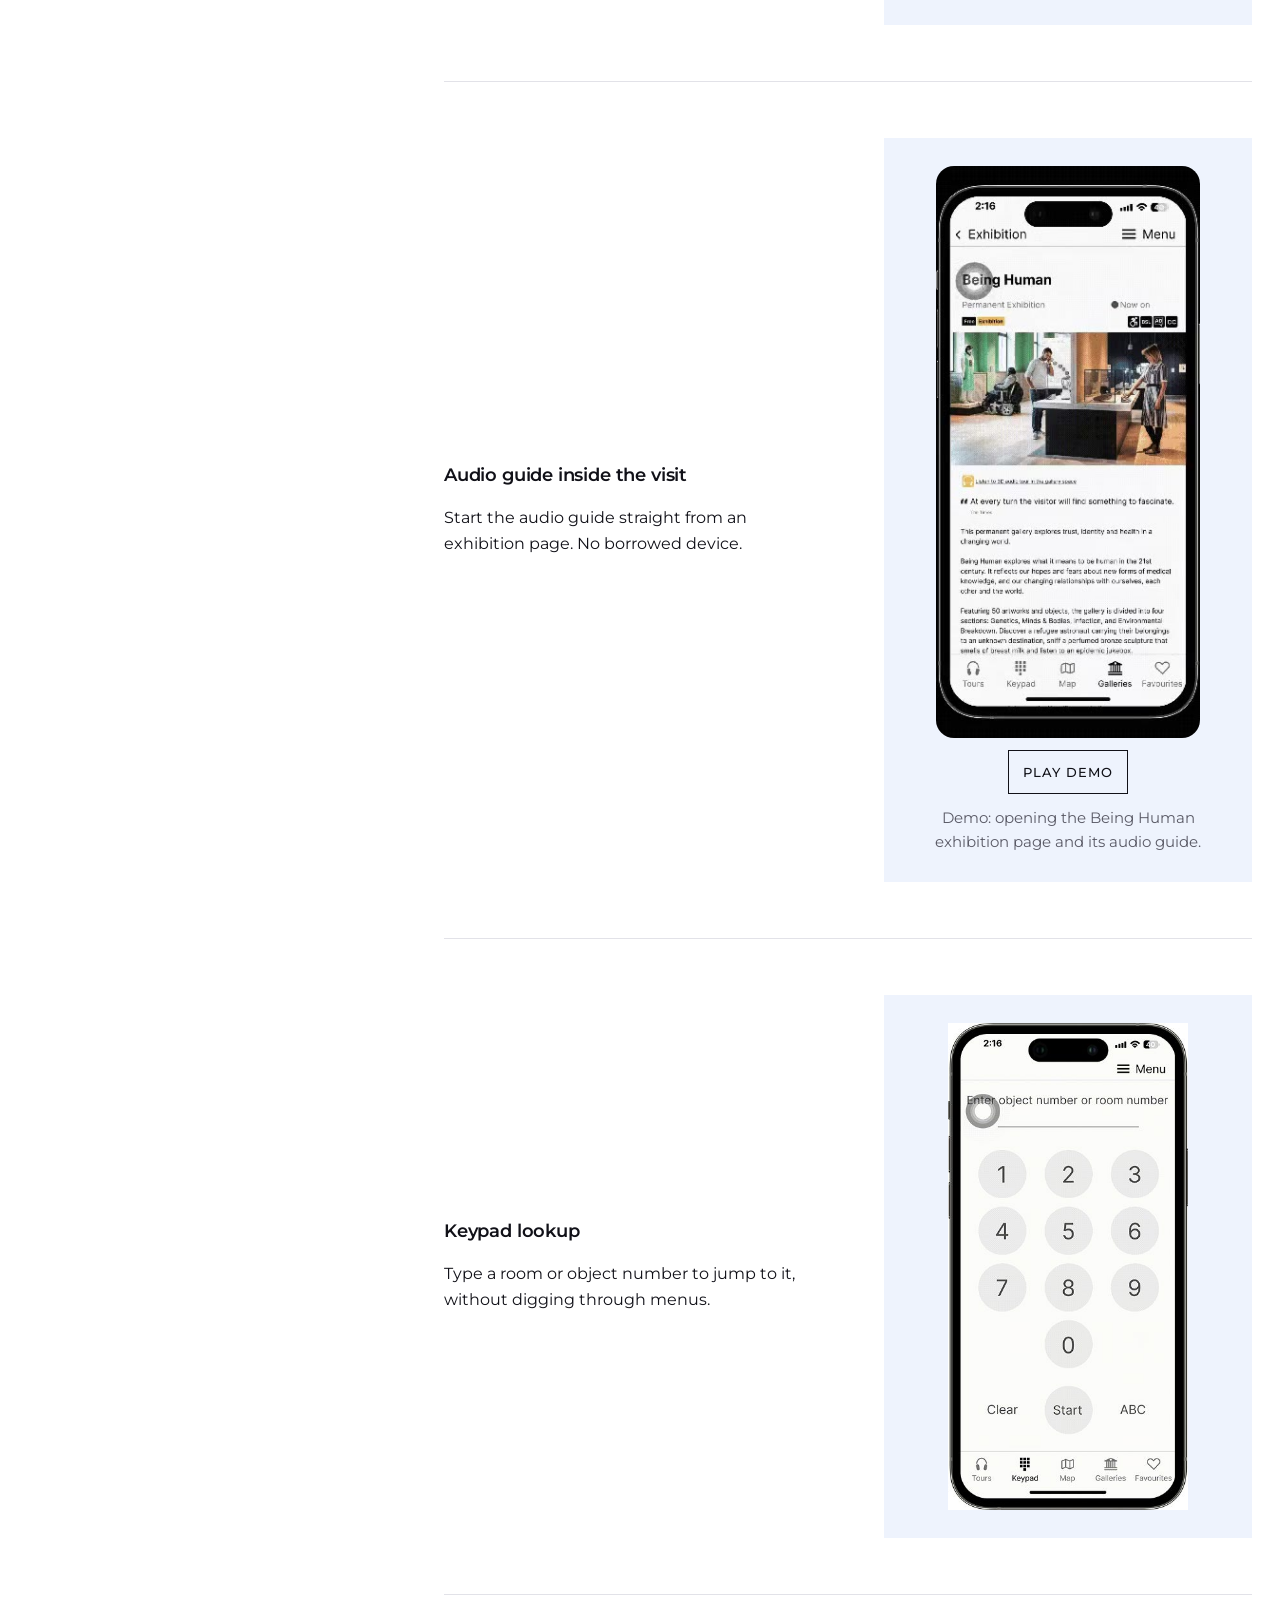
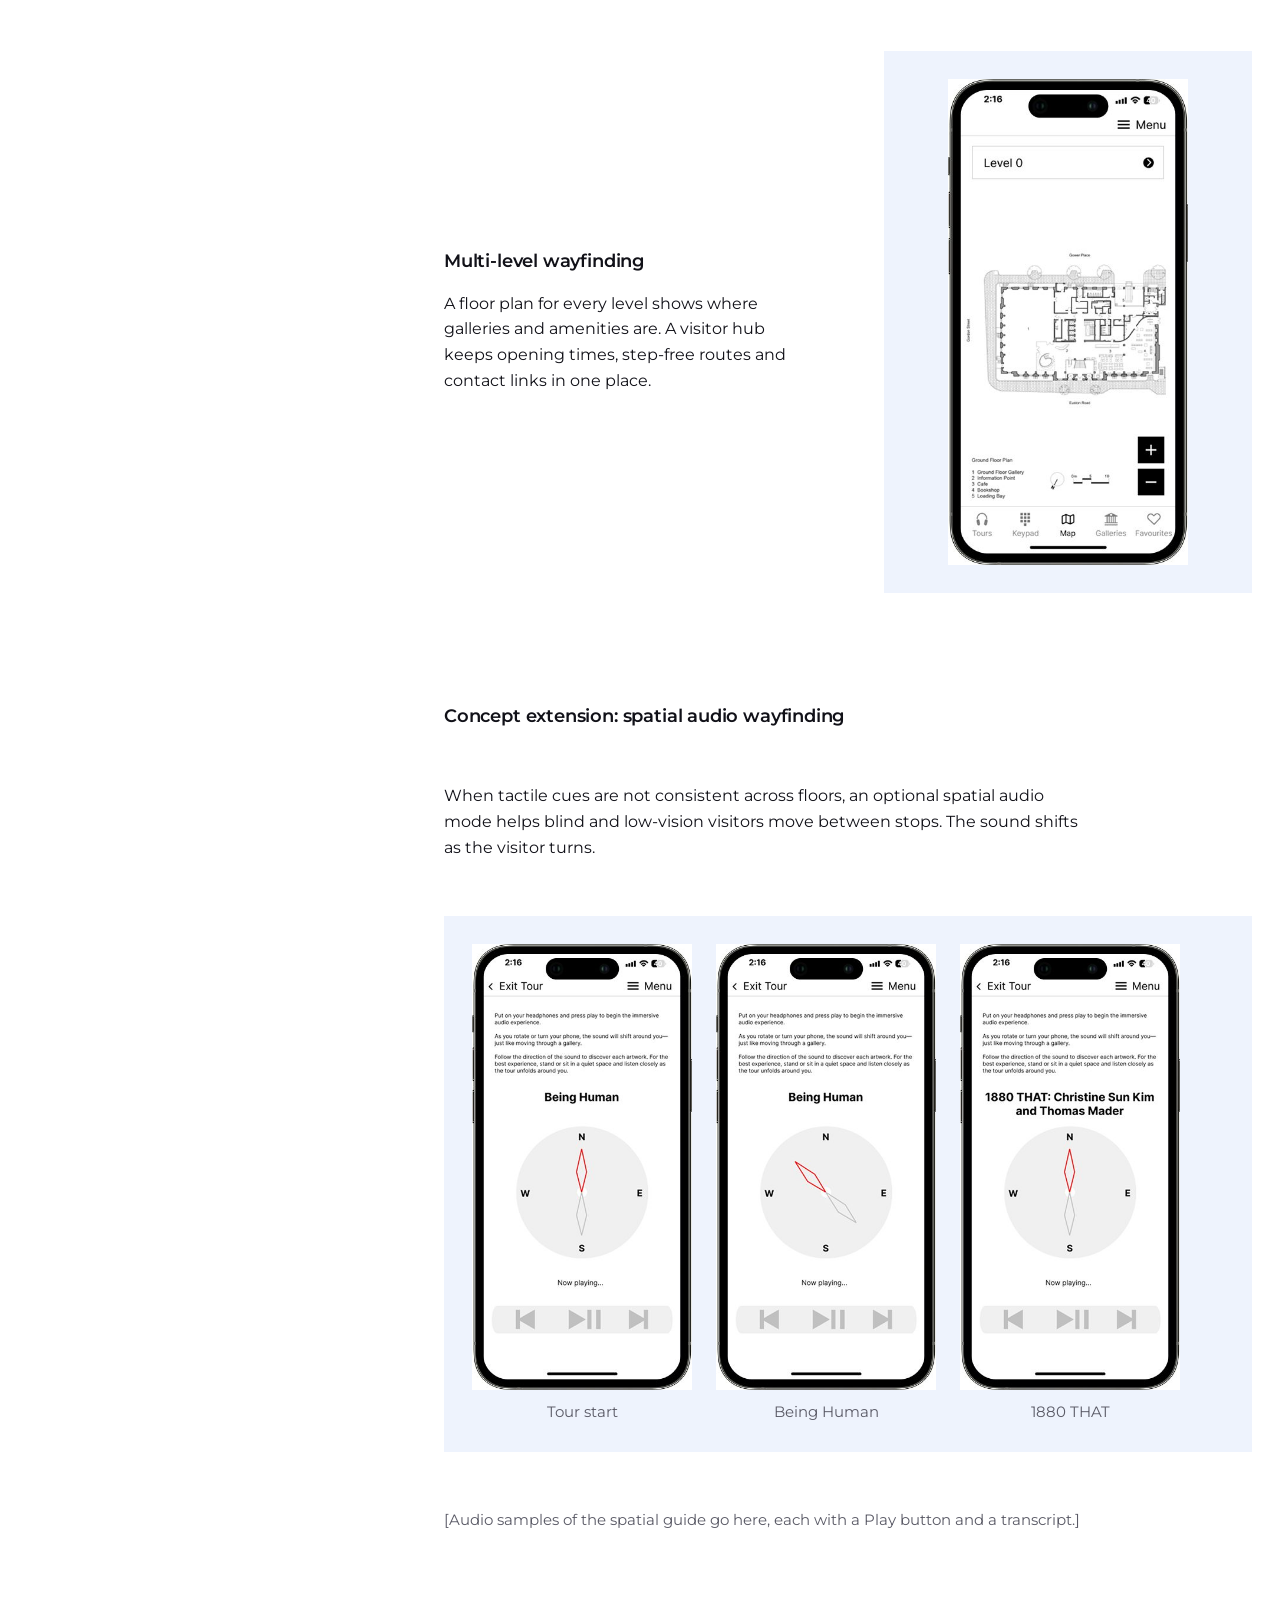
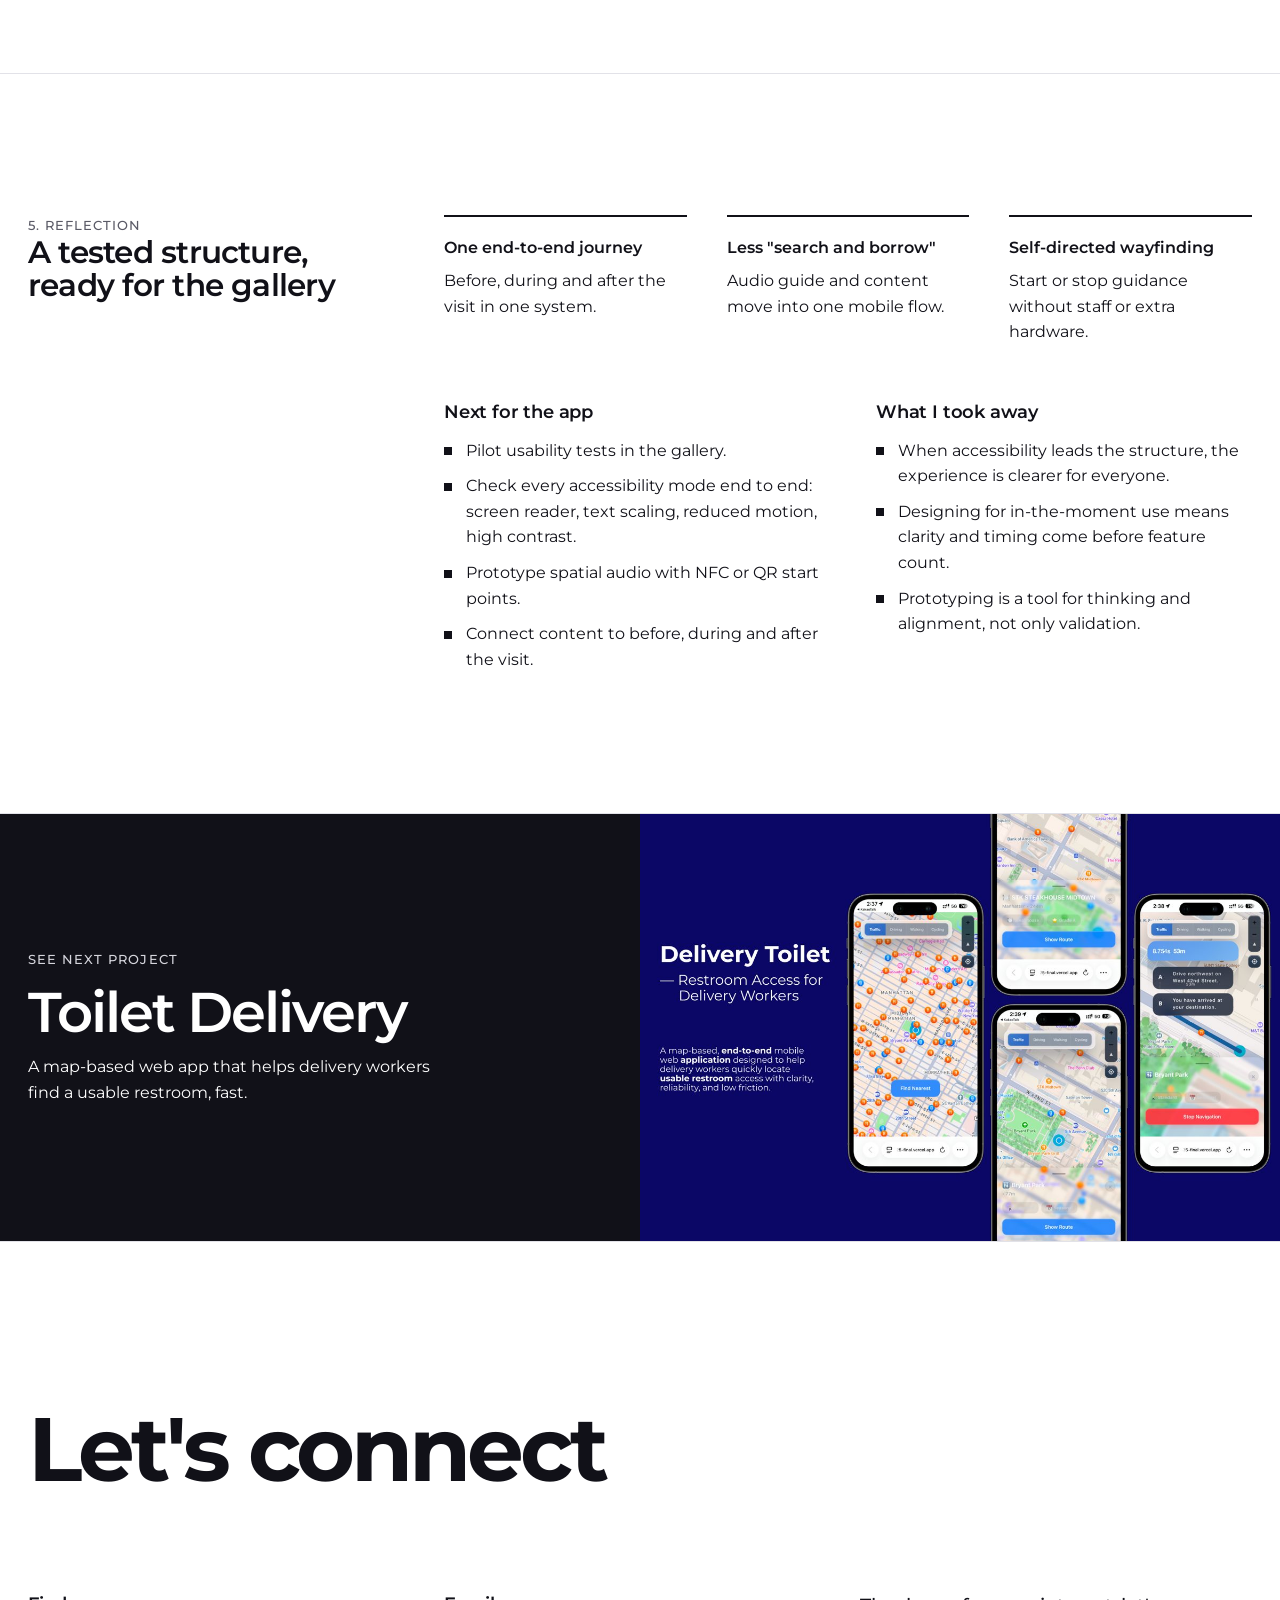
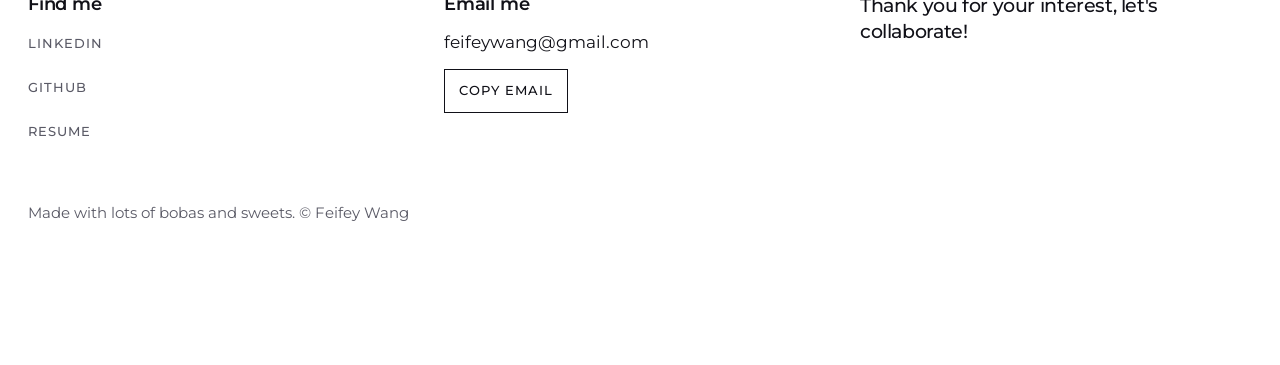
<file: wellcomecollection.html>
<!DOCTYPE html>
<html lang="en">
<head>
  <meta charset="UTF-8">
  <meta name="viewport" content="width=device-width, initial-scale=1.0, viewport-fit=cover">
  <title>Wellcome Collection, Feifey Wang</title>
  <meta name="description" content="A mobile exhibition companion app with spatial audio guidance for Wellcome Collection.">
  <link rel="icon" href="assets/images/common/logo-ff.svg">
  <link rel="apple-touch-icon" href="assets/images/common/logo-ff.svg">
  <link rel="preconnect" href="https://fonts.googleapis.com">
  <link rel="preconnect" href="https://fonts.gstatic.com" crossorigin>
  <link href="https://fonts.googleapis.com/css2?family=Montserrat:wght@400;500;600;700&family=Instrument+Serif:ital@1&display=swap" rel="stylesheet">
  <link rel="stylesheet" href="style.css">
  <script>(function(){var m=!matchMedia('(prefers-reduced-motion: reduce)').matches;try{var s=localStorage.getItem('fw-motion');if(s==='on')m=true;if(s==='off')m=false}catch(e){}document.documentElement.classList.add(m?'motion-on':'motion-off')})();</script>
  <script src="main.js" defer></script>
</head>
<body class="c-wc">
<a class="skip" href="#main" id="skip">Skip to content</a>
<canvas id="trail" aria-hidden="true"></canvas>
<div id="cursor-label" aria-hidden="true"></div>
<header class="bar bar--top" id="topbar">
  <nav class="wrap bar__in" aria-label="Main">
    <a class="logo" href="index.html" data-nav="home" aria-label="Feifey Wang, home"><span>ff</span></a>
    <div class="navdd" id="work-dd">
      <button type="button" id="work-btn" data-nav="work" aria-current="page" aria-expanded="false" aria-controls="work-menu"><span>Work</span><svg class="navdd__chev" width="9" height="6" viewBox="0 0 9 6" aria-hidden="true"><path d="M1 1l3.5 3.5L8 1" fill="none" stroke="currentColor" stroke-width="1.5"/></svg></button>
      <ul class="navdd__menu" id="work-menu" hidden>
        <li><a href="work.html"><span>All work</span></a></li>
        <li><a href="toiletdeliveryapp.html"><span>Toilet Delivery</span></a></li>
        <li><a href="budgie.html"><span>Budgie</span></a></li>
        <li><a href="taelor.html"><span>Taelor</span></a></li>
        <li><a href="industrious.html"><span>Industrious</span></a></li>
        <li><a href="wellcomecollection.html" aria-current="page"><span>Wellcome Collection</span></a></li>
      </ul>
    </div>
    <a href="creatives.html" data-nav="creatives"><span>Creatives</span></a>
    <a href="about.html" data-nav="about"><span>About</span></a>
    <a href="assets/Feifey_Wang_Resume_Interaction.pdf" target="_blank" rel="noopener"><span>Resume</span><span class="sr"> (PDF, opens in new tab)</span></a>
    <button type="button" id="motion" aria-pressed="true"><span>Motion on</span></button>
  </nav>
</header>

<main id="main" tabindex="-1">
<div class="page" id="p-wc">
  <div class="wrap">
    <div class="page-head" id="wellcome-collection">
      <div style="grid-column:1/-1"><a class="textlink label back" href="work.html">Back to all work</a></div>
      <h1 class="h1" id="wc-h1" tabindex="-1">Wellcome Collection</h1>
      <div class="intro">
        <p class="lede">A mobile exhibition companion that brings exhibition content, the audio guide and spatial audio guidance into one app.</p>
        <span class="btn btn--ghost" aria-disabled="true">[Prototype link]</span>
      </div>
    </div>
    <img class="shot" src="assets/img/wc-hero.jpg" width="1600" height="1067" style="width:100%" alt="Five phone screens of the Wellcome Collection companion app fanned out: the museum entrance, an exhibition list, a gallery page, a colour-coded floor map and visitor information.">
    <dl class="meta">
      <div><dt class="label">Role</dt><dd>Product designer, UI and UX designer, researcher</dd></div>
      <div><dt class="label">Timeline</dt><dd>April to May 2025</dd></div>
      <div><dt class="label">Team</dt><dd>Solo</dd></div>
      <div><dt class="label">Tools</dt><dd>Figma</dd></div>
    </dl>
  </div>

  <section class="cs-sec" id="overview" aria-labelledby="h-overview"><div class="wrap cs-grid">
    <div class="cs-head"><p class="label">1. Overview</p><h2 class="h2" id="h-overview" tabindex="-1">One app for the whole museum visit</h2></div>
    <div class="cs-body">
    <p class="lede">Wellcome Collection is a museum in central London built on the belief that everyone's experience of health matters. Its exhibitions aim to include visitors with different needs.</p>
    <div class="three">
      <div><b>End-to-end experience</b><span>Information architecture through to key flows.</span></div>
      <div><b>UI and component system</b><span>Scalable screens and handoff-ready specs.</span></div>
      <div><b>Prototyped and tested</b><span>Discover, navigate, save and revisit.</span></div>
    </div></div>
  </div></section>

  <div class="banner"><div class="wrap"><p class="banner__t">Accessible is more than compliant content.</p></div></div>

  <section class="cs-sec" id="problem" style="border-top:0" aria-labelledby="h-problem"><div class="wrap cs-grid">
    <div class="cs-head"><p class="label">2. Problem</p><h2 class="h2" id="h-problem" tabindex="-1">Information is split across print, web and borrowed devices</h2></div>
    <div class="cs-body">
    <div class="two">
      <div><h3 class="h3" style="margin-bottom:14px">What the museum wanted</h3><ul class="list"><li>A more accessible and inclusive visit, with fewer barriers.</li><li>Clear, on-demand help for different access needs.</li><li>Accessible ways to experience exhibitions, like audio description.</li></ul></div>
      <div><h3 class="h3" style="margin-bottom:14px">The friction</h3><ul class="list"><li>Exhibition info lives mostly on the web.</li><li>The audio guide can mean borrowing a device or hunting for a page.</li><li>This hits blind and low-vision visitors hardest, right when they are moving.</li></ul></div>
    </div></div>
  </div></section>

  <section class="cs-sec" id="research" aria-labelledby="h-research"><div class="wrap cs-grid">
    <div class="cs-head"><p class="label">3. Research</p><h2 class="h2" id="h-research" tabindex="-1">What "accessible" means to a visitor</h2></div>
    <div class="cs-body">
    <p class="lede">I audited the museum's physical and digital touchpoints through field observation and competitive scanning.</p>
    <div class="three">
      <div><b>Independent</b><span>Preview, navigate and revisit content in one place.</span></div>
      <div><b>Low-friction navigation</b><span>Less stopping, asking for help or switching tools.</span></div>
      <div><b>Understanding in real time</b><span>The right information in context: where I am, what is nearby, what to do next.</span></div>
    </div>
    <h3 class="h3">How I tested and refined it</h3>
    <ol class="steps">
      <li><span>01</span><div><b>Wireframes and sketches</b>Tested guided discovery on mobile, with an optional spatial audio tour.</div></li>
      <li><span>02</span><div><b>Audit, observation and feedback</b>Web-first content and a separate audio guide caused friction, so I moved to one app.</div></li>
      <li><span>03</span><div><b>Prototype v1 to v2</b>Usability tests in Figma refined navigation, content access and the guidance flow.</div></li>
    </ol></div>
  </div></section>

  <div class="banner"><div class="wrap"><p class="banner__t">Guidance breaks down when it lives outside the main experience.</p></div></div>

  <section class="cs-sec" id="solution" style="border-top:0" aria-labelledby="h-solution"><div class="wrap cs-grid">
    <div class="cs-head"><p class="label">4. Solution</p><h2 class="h2" id="h-solution" tabindex="-1">Content, audio guide and wayfinding in one flow</h2></div>
    <div class="cs-body">
    <div>
      <div class="feature">
        <div class="prose"><h3 class="h3">Gallery discovery</h3><p>What's on, exhibition summaries and locations in a native, scannable list.</p></div>
        <div class="demo"><video class="phone" src="assets/img/wc-exhibition-list.mp4" poster="assets/img/wc-exhibition-list.jpg" width="230" height="498" muted loop playsinline preload="none" aria-label="Screen recording of browsing the exhibition list"></video><button type="button" class="chip" data-play aria-pressed="false">Play demo</button><p class="cap">Demo: scrolling the Galleries list of current and upcoming exhibitions.</p></div>
      </div>
      <div class="feature">
        <div class="prose"><h3 class="h3">Audio guide inside the visit</h3><p>Start the audio guide straight from an exhibition page. No borrowed device.</p></div>
        <div class="demo"><video class="phone" src="assets/img/wc-exhibition-page.mp4" poster="assets/img/wc-exhibition-page.jpg" width="278" height="602" muted loop playsinline preload="none" aria-label="Screen recording of an exhibition page and its audio guide"></video><button type="button" class="chip" data-play aria-pressed="false">Play demo</button><p class="cap">Demo: opening the Being Human exhibition page and its audio guide.</p></div>
      </div>
      <div class="feature">
        <div class="prose"><h3 class="h3">Keypad lookup</h3><p>Type a room or object number to jump to it, without digging through menus.</p></div>
        <div class="demo"><img style="width:240px" src="assets/img/wc-utility.jpg" width="373" height="756" loading="lazy" alt="Keypad screen with the prompt Enter object number or room number, digits 0 to 9, and Clear, Start and ABC buttons."></div>
      </div>
      <div class="feature">
        <div class="prose"><h3 class="h3">Multi-level wayfinding</h3><p>A floor plan for every level shows where galleries and amenities are. A visitor hub keeps opening times, step-free routes and contact links in one place.</p></div>
        <div class="demo"><img style="width:240px" src="assets/img/wc-map.jpg" width="373" height="756" loading="lazy" alt="Map screen showing a Level 0 floor plan with zoom buttons and a legend of rooms."></div>
      </div>
    </div>
    <h3 class="h3">Concept extension: spatial audio wayfinding</h3>
    <p style="max-width:40em">When tactile cues are not consistent across floors, an optional spatial audio mode helps blind and low-vision visitors move between stops. The sound shifts as the visitor turns.</p>
    <div class="phones">
      <figure><img src="assets/img/wc-concept.jpg" width="373" height="756" loading="lazy" alt="Spatial audio tour screen for Being Human: instructions to put on headphones, a compass with a red needle, and playback buttons."><figcaption class="cap">Tour start</figcaption></figure>
      <figure><img src="assets/img/wc-being.jpg" width="373" height="756" loading="lazy" alt="The same Being Human tour screen with the compass needle pointing north."><figcaption class="cap">Being Human</figcaption></figure>
      <figure><img src="assets/img/wc-1880.jpg" width="373" height="756" loading="lazy" alt="Spatial audio tour screen for the exhibition 1880 THAT, with the compass and playback buttons."><figcaption class="cap">1880 THAT</figcaption></figure>
    </div>
    <p class="cap" style="text-align:left;max-width:none">[Audio samples of the spatial guide go here, each with a Play button and a transcript.]</p></div>
  </div></section>

  <section class="cs-sec" id="reflection" aria-labelledby="h-reflection"><div class="wrap cs-grid">
    <div class="cs-head"><p class="label">5. Reflection</p><h2 class="h2" id="h-reflection" tabindex="-1">A tested structure, ready for the gallery</h2></div>
    <div class="cs-body">
    <div class="three">
      <div><b>One end-to-end journey</b><span>Before, during and after the visit in one system.</span></div>
      <div><b>Less "search and borrow"</b><span>Audio guide and content move into one mobile flow.</span></div>
      <div><b>Self-directed wayfinding</b><span>Start or stop guidance without staff or extra hardware.</span></div>
    </div>
    <div class="two">
      <div><h3 class="h3" style="margin-bottom:14px">Next for the app</h3><ul class="list"><li>Pilot usability tests in the gallery.</li><li>Check every accessibility mode end to end: screen reader, text scaling, reduced motion, high contrast.</li><li>Prototype spatial audio with NFC or QR start points.</li><li>Connect content to before, during and after the visit.</li></ul></div>
      <div><h3 class="h3" style="margin-bottom:14px">What I took away</h3><ul class="list"><li>When accessibility leads the structure, the experience is clearer for everyone.</li><li>Designing for in-the-moment use means clarity and timing come before feature count.</li><li>Prototyping is a tool for thinking and alignment, not only validation.</li></ul></div>
    </div></div>
  </div></section>

  <a class="next" href="toiletdeliveryapp.html" data-cursor="View Toilet Delivery" data-trail>
    <div class="next__text"><p class="label">See next project</p><p class="h1">Toilet Delivery</p><p style="max-width:26em">A map-based web app that helps delivery workers find a usable restroom, fast.</p></div>
    <img src="assets/img/card-toilet.jpg" width="1200" height="800" loading="lazy" alt="">
  </a>
</div>
</main>

<button type="button" class="totop up" id="totop" aria-label="Back to top" data-cursor="Top" hidden><svg width="16" height="18" viewBox="0 0 16 18" aria-hidden="true"><path d="M8 17V2M1.5 8.5 8 2l6.5 6.5" fill="none" stroke="currentColor" stroke-width="1.5"/></svg></button>

<footer class="foot" id="contact" data-trail>
  <div class="wrap">
    <h2 class="foot__title">Let's connect</h2>
    <div class="foot__grid">
      <div><p class="h3" style="margin-bottom:6px">Find me</p>
        <ul class="label">
          <li><a class="textlink" href="https://www.linkedin.com/in/feifey-wang/" target="_blank" rel="noopener">LinkedIn<span class="sr"> (opens in new tab)</span></a></li>
          <li><a class="textlink" href="https://github.com/feifeywang" target="_blank" rel="noopener">GitHub<span class="sr"> (opens in new tab)</span></a></li>
          <li><a class="textlink" href="assets/Feifey_Wang_Resume_Interaction.pdf" target="_blank" rel="noopener">Resume<span class="sr"> (PDF, opens in new tab)</span></a></li>
        </ul>
      </div>
      <div><p class="h3" style="margin-bottom:14px">Email me</p>
        <p class="addr" id="addr">feifeywang@gmail.com</p>
        <div class="row" style="margin-top:12px"><button type="button" class="chip" id="copy">Copy email</button><span id="copied" aria-live="polite" class="count"></span></div>
      </div>
      <p class="foot__say">Thank you for your interest, let's collaborate!</p>
    </div>
    <small>Made with lots of bobas and sweets. © Feifey Wang</small>
  </div>
</footer>

<nav class="bar bar--bottom" id="toc" aria-label="Case study sections">
  <div class="wrap bar__in">
    <a href="#overview" data-sec="overview"><span>1. Overview</span></a>
    <a href="#problem" data-sec="problem"><span>2. Problem</span></a>
    <a href="#research" data-sec="research"><span>3. Research</span></a>
    <a href="#solution" data-sec="solution"><span>4. Solution</span></a>
    <a href="#reflection" data-sec="reflection"><span>5. Reflection</span></a>
  </div>
</nav>
</body>
</html>
</file>
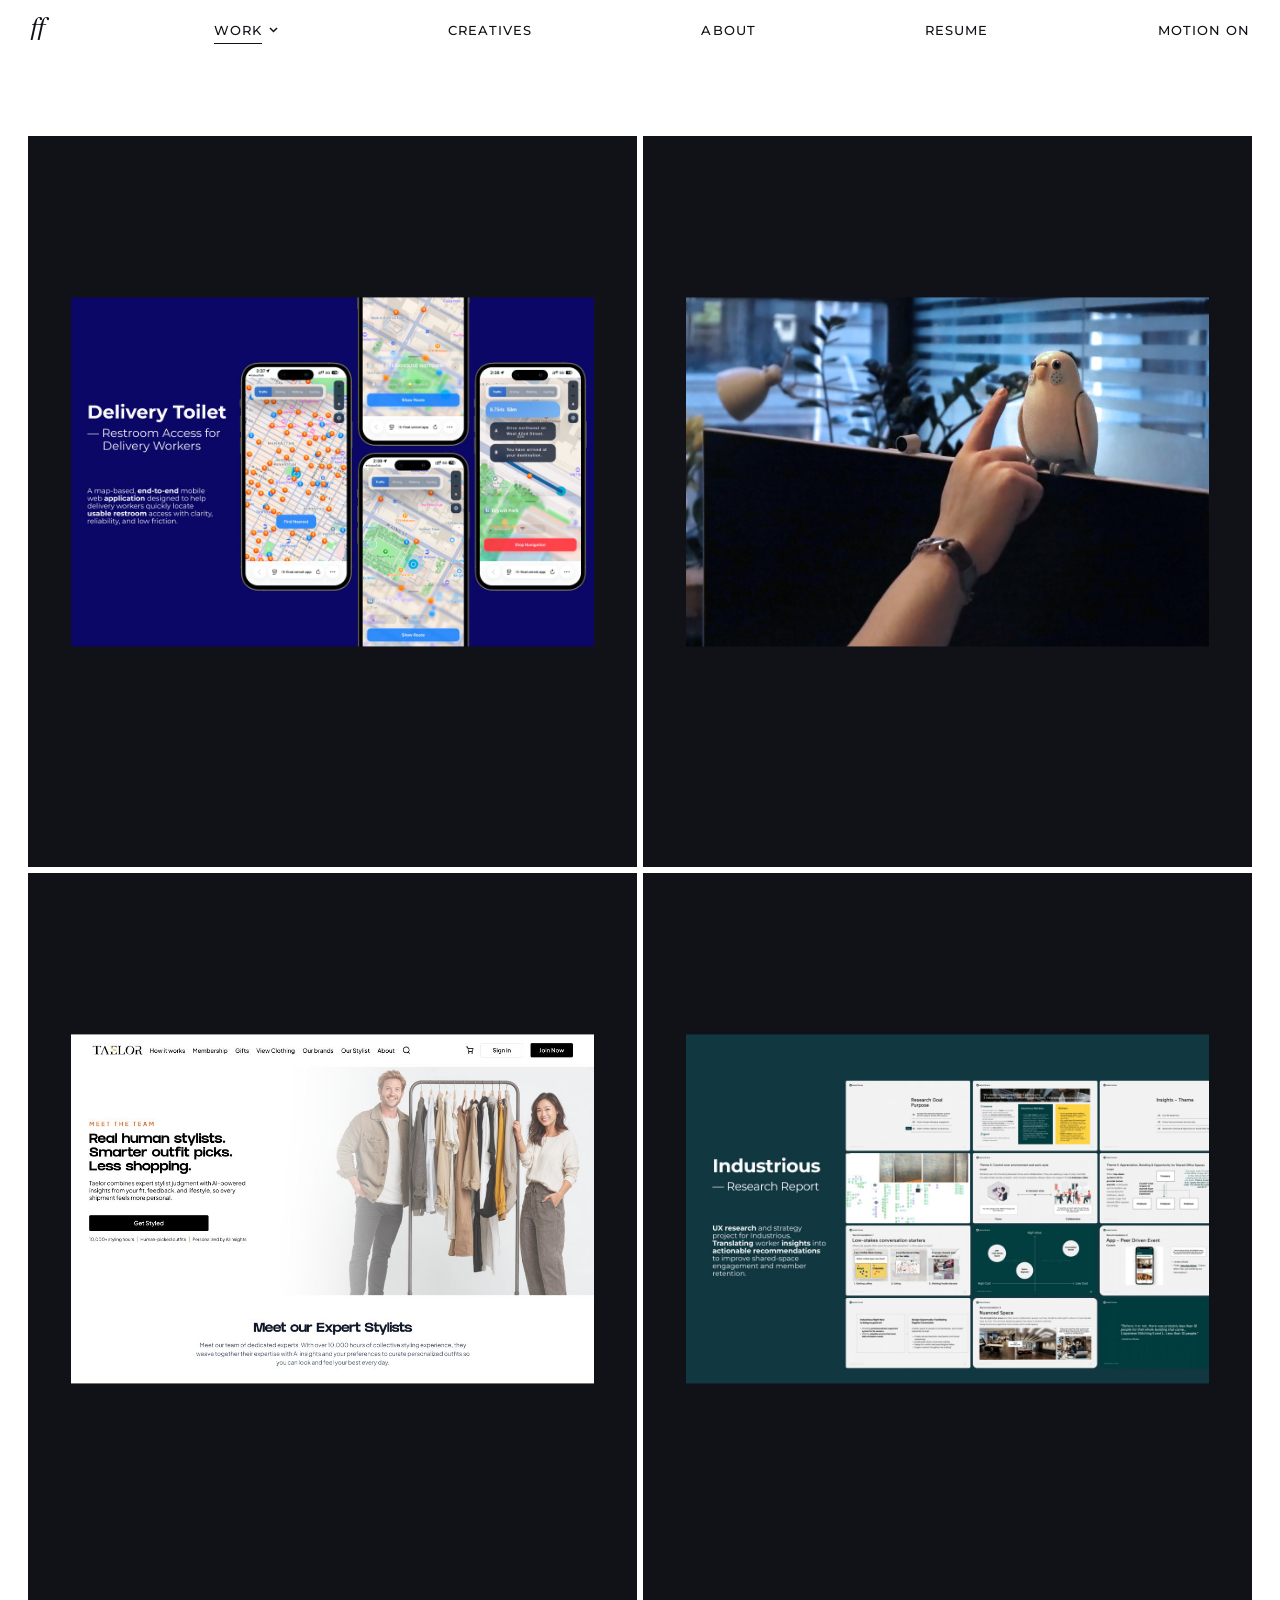
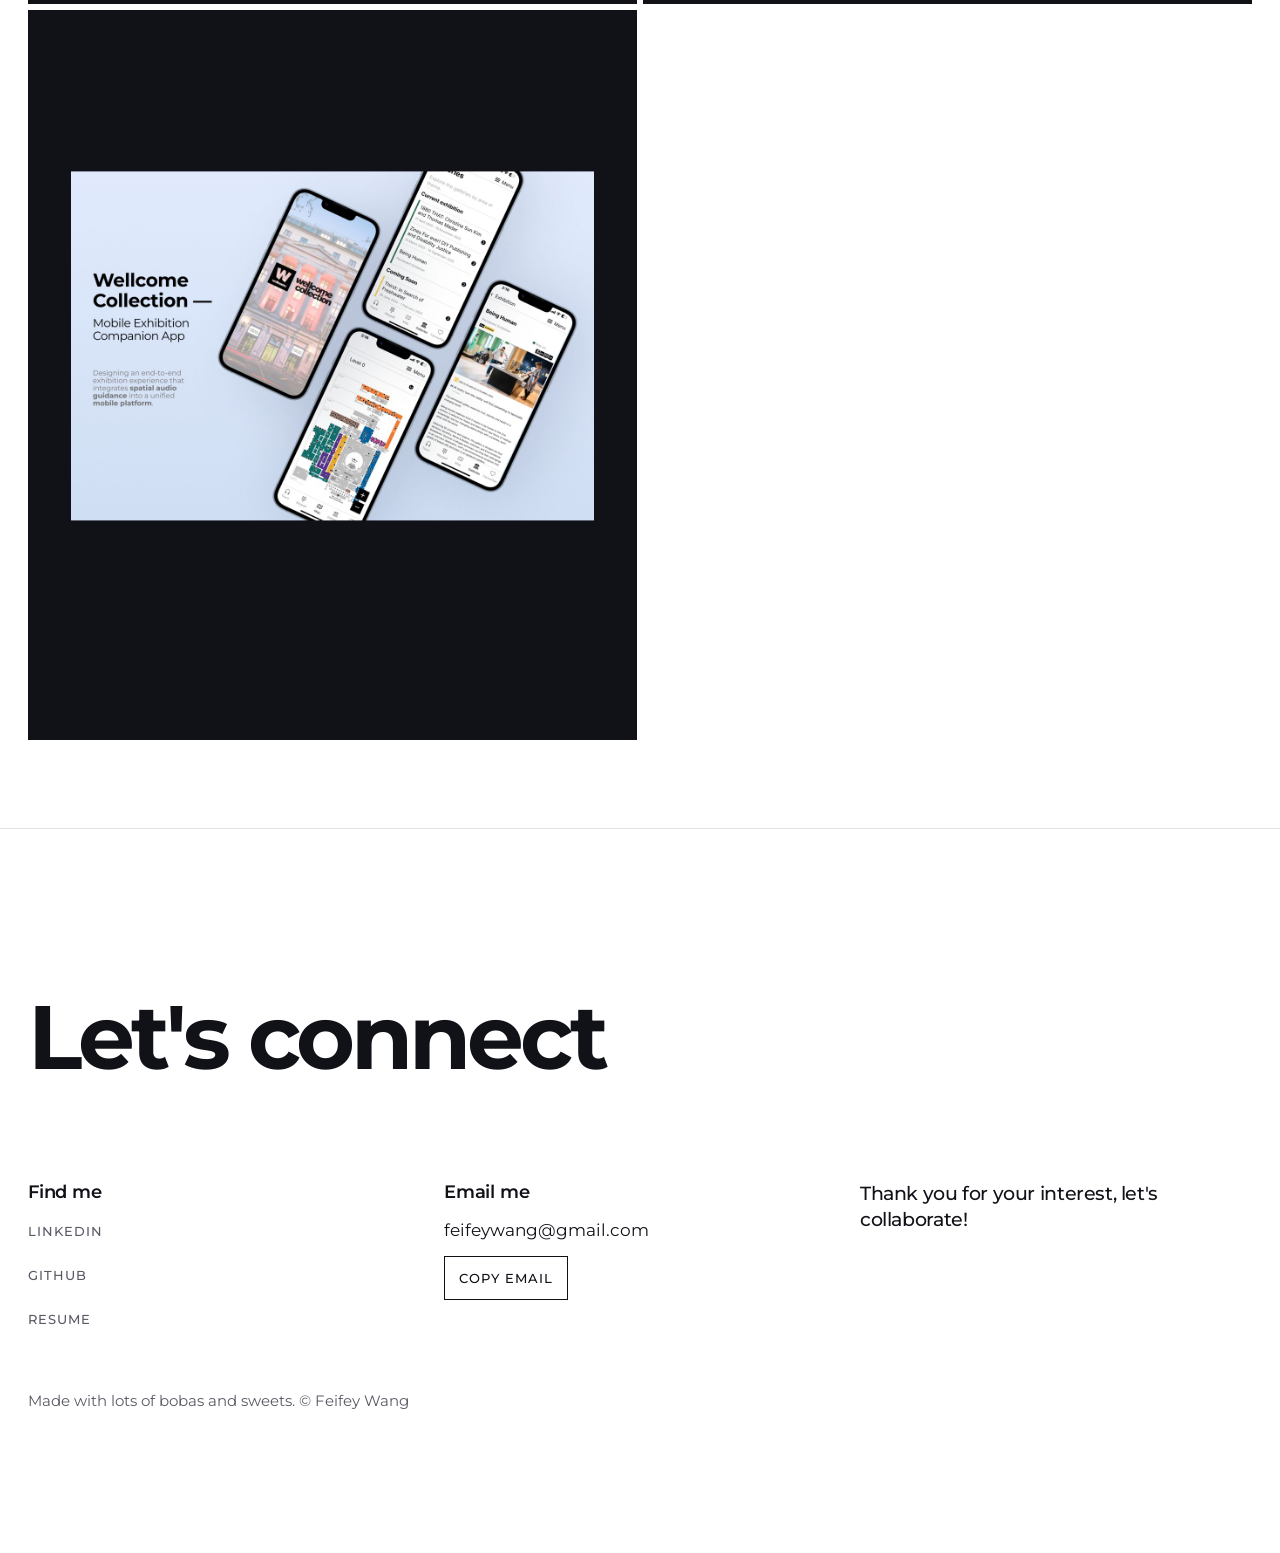
<file: work.html>
<!DOCTYPE html>
<html lang="en">
<head>
  <meta charset="UTF-8">
  <meta name="viewport" content="width=device-width, initial-scale=1.0, viewport-fit=cover">
  <title>Work, Feifey Wang</title>
  <meta name="description" content="Case studies by Feifey Wang: product design, UX research and brand identity.">
  <link rel="icon" href="assets/images/common/logo-ff.svg">
  <link rel="apple-touch-icon" href="assets/images/common/logo-ff.svg">
  <link rel="preconnect" href="https://fonts.googleapis.com">
  <link rel="preconnect" href="https://fonts.gstatic.com" crossorigin>
  <link href="https://fonts.googleapis.com/css2?family=Montserrat:wght@400;500;600;700&family=Instrument+Serif:ital@1&display=swap" rel="stylesheet">
  <link rel="stylesheet" href="style.css">
  <script>(function(){var m=!matchMedia('(prefers-reduced-motion: reduce)').matches;try{var s=localStorage.getItem('fw-motion');if(s==='on')m=true;if(s==='off')m=false}catch(e){}document.documentElement.classList.add(m?'motion-on':'motion-off')})();</script>
  <script src="main.js" defer></script>
</head>
<body>
<a class="skip" href="#main" id="skip">Skip to content</a>
<canvas id="trail" aria-hidden="true"></canvas>
<div id="cursor-label" aria-hidden="true"></div>
<header class="bar bar--top" id="topbar">
  <nav class="wrap bar__in" aria-label="Main">
    <a class="logo" href="index.html" data-nav="home" aria-label="Feifey Wang, home"><span>ff</span></a>
    <div class="navdd" id="work-dd">
      <button type="button" id="work-btn" data-nav="work" aria-current="page" aria-expanded="false" aria-controls="work-menu"><span>Work</span><svg class="navdd__chev" width="9" height="6" viewBox="0 0 9 6" aria-hidden="true"><path d="M1 1l3.5 3.5L8 1" fill="none" stroke="currentColor" stroke-width="1.5"/></svg></button>
      <ul class="navdd__menu" id="work-menu" hidden>
        <li><a href="work.html" aria-current="page"><span>All work</span></a></li>
        <li><a href="toiletdeliveryapp.html"><span>Toilet Delivery</span></a></li>
        <li><a href="budgie.html"><span>Budgie</span></a></li>
        <li><a href="taelor.html"><span>Taelor</span></a></li>
        <li><a href="industrious.html"><span>Industrious</span></a></li>
        <li><a href="wellcomecollection.html"><span>Wellcome Collection</span></a></li>
      </ul>
    </div>
    <a href="creatives.html" data-nav="creatives"><span>Creatives</span></a>
    <a href="about.html" data-nav="about"><span>About</span></a>
    <a href="assets/Feifey_Wang_Resume_Interaction.pdf" target="_blank" rel="noopener"><span>Resume</span><span class="sr"> (PDF, opens in new tab)</span></a>
    <button type="button" id="motion" aria-pressed="true"><span>Motion on</span></button>
  </nav>
</header>

<main id="main" tabindex="-1">
<div class="page" id="p-work">
  <div class="wrap">
    <h1 class="sr" id="work-h1" tabindex="-1">Work</h1>
    <ul class="tiles tiles--two tiles--dark" id="work-list">
      <li data-tags="product web"><a class="tile" href="toiletdeliveryapp.html" data-cursor="View Toilet Delivery">
        <div class="tile__media"><img src="assets/img/card-toilet.jpg" width="1200" height="800" alt="Three phone screens of the Toilet Delivery app: a city map covered in restroom pins, a restroom detail card, and a route with a stop navigation button."></div>
        <div class="tile__info"><div class="tile__top"><h2 class="tile__title">Toilet Delivery</h2><p class="label">Web app, 2025 to now</p></div>
        <p class="tile__desc">A map-based web app that helps delivery workers quickly find usable restrooms with confidence.</p></div>
      </a></li>
      <li data-tags="product"><a class="tile" href="budgie.html" data-cursor="View Budgie">
        <div class="tile__media"><img src="assets/img/bud-press.jpg" width="1600" height="1200" loading="lazy" alt="A hand reaching to press the beak of Budgie, a small parrot-shaped device perched on a computer monitor."></div>
        <div class="tile__info"><div class="tile__top"><h2 class="tile__title">Budgie</h2><p class="label">Connected product, 2026</p></div>
        <p class="tile__desc">A parrot-shaped desk companion that lets long-distance friends send short voice messages, beak to beak.</p></div>
      </a></li>
      <li data-tags="product"><a class="tile" href="taelor.html" data-cursor="View Taelor">
        <div class="tile__media"><img src="assets/img/tae-card.jpg" width="1001" height="667" loading="lazy" alt="The redesigned Taelor Meet the team page, with two stylists standing at a clothing rail."></div>
        <div class="tile__info"><div class="tile__top"><h2 class="tile__title">Taelor</h2><p class="label">UX/UI and marketing design, 2026</p></div>
        <p class="tile__desc">Website, warehouse tool and brand touchpoints for a menswear rental startup.</p></div>
      </a></li>
      <li data-tags="research"><a class="tile" href="industrious.html" data-cursor="View Industrious">
        <div class="tile__media"><img src="assets/img/card-industrious.jpg" width="1200" height="800" loading="lazy" alt="Pages from the Industrious research report: research goals, interview notes, insight themes and photos of coworking spaces."></div>
        <div class="tile__info"><div class="tile__top"><h2 class="tile__title">Industrious</h2><p class="label">Research report, 2025</p></div>
        <p class="tile__desc">Research-driven strategy on how workplace behaviors, social comfort and control shape engagement in shared coworking spaces.</p></div>
      </a></li>
      <li data-tags="mobile research"><a class="tile" href="wellcomecollection.html" data-cursor="View Wellcome Collection">
        <div class="tile__media"><img src="assets/img/card-wellcome.jpg" width="1200" height="800" loading="lazy" alt="Four phone screens of the Wellcome Collection companion app: the museum entrance, an exhibition list, a gallery page and a colour-coded floor map."></div>
        <div class="tile__info"><div class="tile__top"><h2 class="tile__title">Wellcome Collection</h2><p class="label">Mobile prototype, 2025</p></div>
        <p class="tile__desc">A mobile-first companion that brings exhibition information and audio guides into one accessible, in-gallery flow.</p></div>
      </a></li>
    </ul>
  </div>
</div>
</main>

<button type="button" class="totop" id="totop" aria-label="Back to top" data-cursor="Top" hidden><svg width="16" height="18" viewBox="0 0 16 18" aria-hidden="true"><path d="M8 17V2M1.5 8.5 8 2l6.5 6.5" fill="none" stroke="currentColor" stroke-width="1.5"/></svg></button>

<footer class="foot" id="contact" data-trail>
  <div class="wrap">
    <h2 class="foot__title">Let's connect</h2>
    <div class="foot__grid">
      <div><p class="h3" style="margin-bottom:6px">Find me</p>
        <ul class="label">
          <li><a class="textlink" href="https://www.linkedin.com/in/feifey-wang/" target="_blank" rel="noopener">LinkedIn<span class="sr"> (opens in new tab)</span></a></li>
          <li><a class="textlink" href="https://github.com/feifeywang" target="_blank" rel="noopener">GitHub<span class="sr"> (opens in new tab)</span></a></li>
          <li><a class="textlink" href="assets/Feifey_Wang_Resume_Interaction.pdf" target="_blank" rel="noopener">Resume<span class="sr"> (PDF, opens in new tab)</span></a></li>
        </ul>
      </div>
      <div><p class="h3" style="margin-bottom:14px">Email me</p>
        <p class="addr" id="addr">feifeywang@gmail.com</p>
        <div class="row" style="margin-top:12px"><button type="button" class="chip" id="copy">Copy email</button><span id="copied" aria-live="polite" class="count"></span></div>
      </div>
      <p class="foot__say">Thank you for your interest, let's collaborate!</p>
    </div>
    <small>Made with lots of bobas and sweets. © Feifey Wang</small>
  </div>
</footer>
</body>
</html>
</file>
<file: style.css>
/* feifeywang.com, 2026 redesign.
   Layout concept: a quiet white page with one neutral typeface and lots of air. Nav items sit evenly across the top and the
   case-study contents mirror them across the bottom. The twists are small and hers: a character who watches the cursor,
   a name that reacts, typed fun facts, a yellow tag that follows the pointer. One accent, her blue. */
:root{
  --bg:#FFFFFF; --ink:#111118; --mute:#5A5A66; --line:#E2E2E8; --field:#F3F3F6;
  --blue:#1A1AB8; --blue-tint:#EEEEFB; --blue-line:#C9C9F2; --sun:#FFD23F;
  --sans:"Montserrat","Helvetica Neue",Helvetica,Arial,sans-serif;
  --voice:"Instrument Serif",Georgia,"Times New Roman",serif;
  --gut:28px; --max:1440px;
  --t1:100ms; --t2:150ms; --t3:200ms; --t4:300ms; --out:cubic-bezier(.16,1,.3,1);
  color-scheme:light;
}
*,*::before,*::after{box-sizing:border-box}
body{margin:0}
[hidden]{display:none!important}
html.motion-on{scroll-behavior:smooth}
html{scroll-padding-top:84px;scroll-padding-bottom:96px}
body{background:var(--bg);color:var(--ink);font-family:var(--sans);font-size:16px;line-height:1.6;overflow-x:hidden}
img,video{display:block;max-width:100%;height:auto}
h1,h2,h3,p,ul,ol,figure,blockquote,dl,dd{margin:0}
ul,ol{padding:0;list-style:none}
a{color:inherit}
button{font:inherit;color:inherit;cursor:pointer}
:focus-visible{outline:3px solid var(--blue);outline-offset:3px}
[tabindex="-1"]:focus{outline:none}
.sr{position:absolute;width:1px;height:1px;overflow:hidden;clip-path:inset(50%);white-space:nowrap}
.wrap{max-width:var(--max);margin-inline:auto;padding-left:max(var(--gut),env(safe-area-inset-left,0px));padding-right:max(var(--gut),env(safe-area-inset-right,0px))}
.label{font-size:13px;letter-spacing:.08em;text-transform:uppercase;color:var(--mute);font-weight:500}
.h1{font-size:clamp(36px,4.4vw,60px);font-weight:600;letter-spacing:-.035em;line-height:1}
.h2{font-size:clamp(24px,2.4vw,32px);font-weight:600;letter-spacing:-.025em;line-height:1.08;text-wrap:balance}
.h3{font-size:18px;font-weight:600;letter-spacing:-.01em;line-height:1.25}
.lede{font-size:clamp(17px,1.3vw,19px);line-height:1.5;max-width:34em}
.prose{max-width:60ch;display:flex;flex-direction:column;gap:18px}
.voice{font-weight:500}

/* bars: nav on top, case-study contents on the bottom, same rhythm */
.skip{position:fixed;left:12px;top:-80px;z-index:60;background:var(--ink);color:#fff;padding:12px 16px;font-weight:600;text-decoration:none}
.skip:focus{top:calc(env(safe-area-inset-top,0px) + 8px)}
.bar{position:fixed;left:0;right:0;z-index:40;background:var(--bg)}
.bar--top{top:0;padding-top:env(safe-area-inset-top,0px);border-bottom:1px solid transparent;transition:border-color var(--t2) linear}
.bar--top.scrolled{border-bottom-color:var(--line)}
.bar--bottom{bottom:0;padding-bottom:env(safe-area-inset-bottom,0px);border-top:1px solid var(--line)}
.bar__in{display:flex;justify-content:space-between;align-items:center;gap:8px;min-height:60px}
.bar a,.bar button{min-height:44px;display:inline-flex;align-items:center;font-size:13px;letter-spacing:.08em;text-transform:uppercase;font-weight:500;text-decoration:none;background:none;border:0;padding:0 2px;white-space:nowrap;color:var(--ink)}
.bar a>span:not(.sr),.bar button>span:not(.sr){padding-block:4px;position:relative}
.bar a>span:not(.sr)::after,.bar button>span:not(.sr)::after,.textlink::after{content:"";position:absolute;left:0;right:0;height:1.5px;background:currentColor;transform:scaleX(0);transform-origin:left center}
.bar a>span:not(.sr)::after,.bar button>span:not(.sr)::after{bottom:0}
.motion-on .bar a>span:not(.sr)::after,.motion-on .bar button>span:not(.sr)::after,.motion-on .textlink::after{transition:transform var(--t4) var(--out)}
.bar a:hover>span::after,.bar a:focus-visible>span::after,.bar button:hover>span::after,.bar button:focus-visible>span::after,.bar a[aria-current]>span::after,.bar button[aria-current]>span::after,.textlink:hover::after,.textlink:focus-visible::after{transform:scaleX(1)}
.navdd{position:relative;display:flex}
.navdd>button{gap:7px}
.navdd__chev{flex:none}
.motion-on .navdd__chev{transition:transform var(--t2) var(--out)}
.navdd>button[aria-expanded="true"] .navdd__chev{transform:rotate(180deg)}
.navdd__menu{position:absolute;top:100%;left:-18px;min-width:240px;background:var(--bg);border:1px solid var(--line);padding:8px 18px 10px;display:flex;flex-direction:column;list-style:none;margin:0;z-index:41}
.navdd__menu a{display:flex;width:100%}
.navdd__menu li+li{border-top:1px solid var(--line)}
.motion-on .navdd__menu{animation:ddin var(--t2) var(--out)}
@keyframes ddin{from{opacity:0;transform:translateY(-6px)}to{opacity:1;transform:none}}
.totop{position:fixed;right:max(var(--gut),env(safe-area-inset-right,0px));bottom:calc(24px + env(safe-area-inset-bottom,0px));z-index:39;width:48px;height:48px;display:grid;place-items:center;background:var(--bg);border:1.5px solid var(--ink);color:var(--ink);padding:0}
.totop.up{bottom:calc(76px + env(safe-area-inset-bottom,0px))}
.totop:hover{background:var(--ink);color:#fff}
.motion-on .totop{transition:background var(--t1) linear,color var(--t1) linear;animation:ddin var(--t2) var(--out)}
.bar--bottom a{color:var(--mute)}
.bar--bottom a[aria-current],.bar--bottom a:hover{color:var(--ink)}
.bar--bottom .bar__in{overflow-x:auto;gap:22px}
.logo{font-family:var(--voice);font-style:italic;font-size:30px !important;letter-spacing:0 !important;text-transform:none !important}
.logo>span::after{display:none}

/* pages */
.page{padding-top:calc(60px + env(safe-area-inset-top,0px))}
.page-head{display:grid;grid-template-columns:repeat(12,minmax(0,1fr));gap:24px 24px;padding-block:clamp(88px,10vw,160px) clamp(64px,7vw,112px);align-items:start}
.page-head>.h1{grid-column:span 12}
.page-head>.intro{grid-column:span 12;display:flex;flex-direction:column;gap:18px;align-items:flex-start}
@media (min-width:900px){.page-head>.h1{grid-column:span 4}.page-head>.intro{grid-column:5 / span 5}}
.sec{padding-block:clamp(88px,11vw,176px)}
.rule{border-top:1px solid var(--line)}
.btn{display:inline-flex;align-items:center;gap:10px;min-height:46px;padding:0 18px;background:var(--ink);color:#fff;text-decoration:none;font-size:13px;letter-spacing:.08em;text-transform:uppercase;font-weight:500;border:1.5px solid var(--ink);transition:background var(--t1) linear,color var(--t1) linear}
.btn:hover{background:var(--blue);border-color:var(--blue)}
.btn--ghost{background:transparent;color:var(--ink)}
.btn--ghost:hover,.btn--ghost[aria-pressed="true"]{background:var(--ink);color:#fff;border-color:var(--ink)}
.arrow{width:11px;height:11px;flex:none}
.textlink{text-decoration:none;position:relative;display:inline-flex;width:fit-content;max-width:100%;align-self:flex-start;min-height:44px;align-items:center;gap:8px}
.textlink::after{top:calc(50% + .85em)}
.textlink:hover{color:var(--blue)}

/* home hero */
.hero{padding-block:clamp(64px,9vw,136px) 0;position:relative;display:flex;flex-direction:column;justify-content:space-between;min-height:min(calc(100vh - 60px),860px)}
.name{font-weight:700;letter-spacing:-.035em;line-height:.98;font-size:clamp(44px,6.2vw,92px);display:block;margin-left:-.03em}
.name .line{display:inline}
.ltr{display:inline-block;transition:transform var(--t2) var(--out),color var(--t2) linear}

.hero__row{display:grid;grid-template-columns:repeat(12,minmax(0,1fr));gap:32px 24px;align-items:end;padding-top:clamp(64px,10vw,150px);border-bottom:1px solid var(--ink)}
.hero__intro{grid-column:span 12;display:flex;flex-direction:column;gap:14px;padding-bottom:40px}
.hero__fact{grid-column:span 12;display:flex;flex-direction:column;gap:12px;padding-bottom:40px}
.hero__intro,.hero__fact{align-self:start}
.hero__peek{grid-column:span 12;justify-self:end;align-self:end;width:min(190px,46vw);margin-bottom:-1px;overflow:hidden;height:118px}
@media (min-width:900px){.hero__intro{grid-column:5 / span 3}.hero__fact{grid-column:9 / span 2}.hero__peek{grid-column:11 / span 2}}
.hero__peek svg{display:block;width:100%;height:auto}
.fact__text{font-size:clamp(18px,1.5vw,22px);line-height:1.35;min-height:4.1em;font-weight:500;letter-spacing:-.015em;background:none;border:0;padding:0;text-align:left;width:100%;display:block}
.fact__text:hover{color:var(--blue)}
.caret{display:inline-block;width:2px;height:.9em;background:var(--blue);margin-left:3px;vertical-align:-.08em}
.motion-off .caret{display:none}
.row{display:flex;flex-wrap:wrap;gap:8px;align-items:center}
.chip{min-height:44px;padding:0 14px;border:1.5px solid var(--ink);background:transparent;font-size:13px;letter-spacing:.08em;text-transform:uppercase;font-weight:500;transition:background var(--t1) linear,color var(--t1) linear}
.chip:hover,.chip[aria-pressed="true"]{background:var(--ink);color:#fff}
.eye{transition:transform var(--t1) linear;transform-box:fill-box;transform-origin:center}
.eye.blink{transform:scaleY(.08)}
.sec-head{display:flex;flex-wrap:wrap;gap:16px 40px;align-items:flex-end;justify-content:space-between;margin-bottom:56px}

/* work tiles */
.tiles{display:grid;grid-template-columns:repeat(auto-fit,minmax(min(100%,420px),1fr));gap:80px 32px}
.tiles>li{min-width:0}
@media (min-width:760px){.tiles--two{grid-template-columns:repeat(2,minmax(0,1fr))}}
.tile{display:flex;flex-direction:column;gap:18px;text-decoration:none}
.tile__media{aspect-ratio:3/2;background:var(--blue-tint);overflow:hidden;position:relative}
.tile__media img{width:100%;height:100%;object-fit:cover;transition:transform var(--t4) var(--out)}
.motion-on a.tile:hover .tile__media img{transform:scale(1.03)}
.tile__media::after{content:"";position:absolute;inset:0;border:3px solid var(--blue);opacity:0;transition:opacity var(--t2) linear}
a.tile:hover .tile__media::after,a.tile:focus-visible .tile__media::after{opacity:1}
.tile__slot{display:grid;place-items:center;height:100%;border:1.5px dashed var(--mute);color:var(--mute);font-size:15px;text-align:center;padding:16px}
.tile__top{display:flex;flex-wrap:wrap;justify-content:space-between;gap:4px 16px;align-items:baseline}
.tile__title{font-size:clamp(20px,1.8vw,26px);font-weight:600;letter-spacing:-.03em;line-height:1.05}
a.tile:hover .tile__title{color:var(--blue)}
.tile__desc{max-width:34em;color:var(--mute)}
.tags{display:flex;flex-wrap:wrap;gap:6px 14px}
/* work page: dark tiles, details on hover */
.tiles--dark{gap:6px}
#work-list{padding-block:76px 88px}
.tiles--dark .tile{position:relative;display:block;aspect-ratio:5/6;background:var(--ink);color:#fff;overflow:hidden}
.tiles--dark .tile__media{position:absolute;left:7%;right:7%;top:46%;transform:translateY(-50%);background:none;overflow:visible}
.tiles--dark .tile__media::after{display:none}
.tiles--dark .tile__media img{display:block}
.tiles--dark .tile__slot{border-color:#D5D5DC;color:#D5D5DC}
.tiles--dark .tile__info{position:absolute;left:0;right:0;bottom:0;padding:clamp(18px,2.4vw,32px);display:flex;flex-direction:column;gap:8px;opacity:0}
.motion-on .tiles--dark .tile__info{transition:opacity var(--t3) linear,transform var(--t4) var(--out);transform:translateY(8px)}
.tiles--dark .tile:hover .tile__info,.tiles--dark .tile:focus-visible .tile__info{opacity:1;transform:none}
.tiles--dark .tile__top{align-items:flex-end}
.tiles--dark .tile__title,.tiles--dark a.tile:hover .tile__title{color:#fff;font-size:clamp(22px,2.2vw,32px)}
.tiles--dark .tile__top .label,.tiles--dark .tile__desc{color:#D5D5DC}
.tiles--dark .tile__desc{max-width:30em;font-size:15px;line-height:1.45}
.tiles--dark a.tile:focus-visible{outline-offset:-5px;outline-color:#fff}
@media (hover:none),(max-width:759px){
  .tiles--dark .tile{aspect-ratio:auto;display:flex;flex-direction:column;gap:20px;padding:clamp(18px,5vw,40px)}
  .tiles--dark .tile__media{position:static;transform:none}
  .tiles--dark .tile__info{position:static;padding:0;opacity:1;transform:none}
}

.filter{display:flex;flex-direction:column;gap:10px;align-items:flex-start}
.count{font-size:15px;color:var(--mute)}

/* creatives */
.wall{columns:5 150px;column-gap:clamp(24px,5vw,80px);padding-block:84px 96px}
.wall li{break-inside:avoid;margin-bottom:clamp(28px,4.2vw,64px)}
.piece{display:block;width:100%;padding:0;background:none;border:0;text-align:left}
.wall li:nth-child(3n+1) .piece{width:80%}
.wall li:nth-child(4n) .piece{width:66%;margin-left:auto}
.wall li:nth-child(7n+3) .piece{width:90%;margin-inline:auto}
.piece img{width:100%;display:block;background:var(--field);transition:transform var(--t3) var(--out)}
.motion-on .piece:hover img,.motion-on .piece:focus-visible img{transform:scale(1.05)}
@media (max-width:640px){.wall{columns:2;column-gap:24px}.wall li .piece{width:100% !important}}
.wallbar .bar__in{min-height:48px;gap:24px}
.wallbar__t{font-size:13px;color:var(--mute);display:flex;gap:16px;align-items:baseline;min-width:0}
.wallbar__t b{color:var(--ink);font-weight:600;white-space:nowrap}
.wallbar__t span{overflow:hidden;text-overflow:ellipsis;white-space:nowrap}
.wallbar .label{white-space:nowrap}
.piece__cap{display:flex;justify-content:space-between;gap:12px;padding-top:10px;font-size:15px;line-height:1.35}
.piece__cap b{font-weight:600}
.strip{display:flex;gap:18px;align-items:flex-end;overflow-x:auto;padding-block:16px 8px}
.strip img{height:clamp(150px,20vw,260px);width:auto;max-width:none;flex:none;transition:transform var(--t3) var(--out)}
.motion-on .strip img:hover{transform:translateY(-6px)}

/* about */
.about-top{display:grid;grid-template-columns:repeat(12,minmax(0,1fr));gap:32px 24px;align-items:end;padding-block:56px 0}
.about-top__text{grid-column:span 12;display:flex;flex-direction:column;gap:40px}
.about-top__img{grid-column:span 12}
@media (min-width:900px){.about-top__text{grid-column:span 7}.about-top__img{grid-column:9 / span 4}}
.split{display:grid;grid-template-columns:repeat(12,minmax(0,1fr));gap:24px}
.split>*{grid-column:span 12;min-width:0}
@media (min-width:900px){.split>.a{grid-column:span 4}.split>.b{grid-column:5 / span 8}}
.steps{display:flex;flex-direction:column}
.steps li{display:grid;grid-template-columns:44px minmax(0,1fr);gap:8px 12px;padding-block:18px;border-top:1px solid var(--line)}
.steps li span{color:var(--blue);font-weight:600;font-variant-numeric:tabular-nums}
.steps b{font-weight:600;display:block}
.cv li{display:grid;grid-template-columns:minmax(0,160px) minmax(0,1fr);gap:4px 24px;padding-block:16px;border-top:1px solid var(--line)}
.cv b{font-weight:600;display:block}
.banner--life{padding-block:clamp(56px,6vw,96px)}
.life{display:grid;grid-template-columns:repeat(4,minmax(0,1fr));gap:32px clamp(20px,4vw,64px);margin-block:clamp(40px,4.5vw,64px)}
.life figure{display:flex;flex-direction:column;align-items:center;gap:16px;margin:0}
.life img{width:100%;height:auto;aspect-ratio:3/4;object-fit:cover;border-radius:12px;display:block}
.life img[src$="about-lens.jpg"]{object-position:center}
.life figcaption{font-size:clamp(16px,1.3vw,19px)}
.banner__end{font-size:clamp(17px,1.4vw,20px);font-weight:700}
@media (max-width:760px){.life{grid-template-columns:repeat(2,minmax(0,1fr))}}

/* case study */
.meta{display:grid;grid-template-columns:repeat(auto-fit,minmax(170px,1fr));gap:32px;background:var(--blue-tint);padding:28px 32px;margin-block:40px 56px}
.meta dd{margin-top:6px}
.cs-sec{padding-block:clamp(88px,11vw,176px);border-top:1px solid var(--line)}
.cs-grid{display:grid;grid-template-columns:repeat(12,minmax(0,1fr));gap:40px 24px;align-items:start}
.cs-head,.cs-body{grid-column:span 12;min-width:0}
.cs-body{display:flex;flex-direction:column;gap:56px}
@media (min-width:1000px){.cs-head{grid-column:span 4;position:sticky;top:calc(96px + env(safe-area-inset-top,0px))}.cs-body{grid-column:5 / span 8}}
.three{display:grid;grid-template-columns:repeat(auto-fit,minmax(min(100%,240px),1fr));gap:40px}
.three>div{border-top:2px solid var(--blue);padding-top:18px;display:flex;flex-direction:column;gap:8px}
.three b{font-weight:600}
.two{display:grid;grid-template-columns:repeat(auto-fit,minmax(min(100%,320px),1fr));gap:32px 56px;align-items:start}
.pull{font-size:clamp(34px,5vw,72px);font-weight:500;letter-spacing:-.035em;line-height:1.02;color:var(--blue);max-width:14em;text-wrap:balance}
.quote{border-left:3px solid var(--blue);background:var(--blue-tint);padding:20px 24px;font-size:18px;line-height:1.45}
.quote cite{display:block;font-style:normal;font-size:15px;color:var(--mute);margin-top:8px}
.rings{display:grid;grid-template-columns:repeat(auto-fit,minmax(200px,1fr));gap:40px}
.ring{display:flex;flex-direction:column;gap:14px;max-width:16em}
.ring__dial{width:140px;aspect-ratio:1;border-radius:50%;background:conic-gradient(var(--blue) calc(var(--p)*1%),var(--blue-line) 0);display:grid;place-items:center}
.ring__dial span{width:76%;aspect-ratio:1;border-radius:50%;background:var(--bg);display:grid;place-items:center;font-size:22px;font-weight:600;letter-spacing:-.03em}
.feature{display:grid;grid-template-columns:repeat(auto-fit,minmax(min(100%,300px),1fr));gap:40px 72px;align-items:center;padding-block:56px;border-top:1px solid var(--line)}
.demo{justify-self:center;display:flex;flex-direction:column;align-items:center;gap:12px;background:var(--blue-tint);padding:28px;width:100%}
.phone{width:264px;max-width:100%;border-radius:18px}
.shot{background:var(--field)}
.fig{display:flex;flex-direction:column;gap:12px;margin:0}
.fig .cap{text-align:left;max-width:none}
.demo>img{display:block;max-width:100%;height:auto}
.phones{display:grid;grid-template-columns:repeat(3,minmax(0,220px));gap:24px;justify-content:start;background:var(--blue-tint);padding:28px}
.phones figure{margin:0;display:flex;flex-direction:column;gap:10px;align-items:center}
.phones img{width:100%;height:auto;display:block}
/* scroll reveal: only with motion on, content is always visible without it */
.motion-on .rv{opacity:0;transform:translateY(18px);transition:opacity var(--t4) linear,transform var(--t4) var(--out)}
.motion-on .rv.in{opacity:1;transform:none}
.next{display:grid;grid-template-columns:repeat(auto-fit,minmax(min(100%,340px),1fr));text-decoration:none;border-top:1px solid var(--line)}
.next__text{background:var(--ink);color:#fff;padding:clamp(32px,5vw,72px) max(var(--gut),env(safe-area-inset-left,0px));display:flex;flex-direction:column;gap:14px;justify-content:center;transition:background var(--t2) linear}
.next:hover .next__text,.next:focus-visible .next__text{background:var(--blue)}
.next__text .label{color:#D5D5DC}
.next img{width:100%;height:100%;object-fit:cover;min-height:260px}
.back{margin-bottom:8px}

.banner{background:var(--band,var(--blue));color:var(--on-band,#fff);padding-block:clamp(48px,6vw,88px);text-align:center}
/* each case study carries its own project colour */
.c-case{--blue:#0A0766;--blue-tint:#ECECF7;--blue-line:#C4C3E6}
.c-bud{--blue:#3D3530;--blue-tint:#ECF4FE;--blue-line:#BFD9FC}
.film{width:100%;height:auto;display:block;background:#000}
.stats{display:grid;grid-template-columns:repeat(auto-fit,minmax(130px,1fr));gap:32px 24px;margin:0}
.stats div{display:flex;flex-direction:column;gap:8px;border-top:2px solid var(--blue);padding-top:16px}
.stats dd{margin:0;font-size:clamp(44px,4.6vw,68px);font-weight:600;letter-spacing:-.045em;line-height:.95;color:var(--blue);font-variant-numeric:tabular-nums}
.stats dt{font-size:15px;color:var(--mute);order:2}
.flow{display:flex;flex-wrap:wrap;gap:10px;counter-reset:flow;list-style:none;padding:0;margin:0}
.flow li{counter-increment:flow;display:flex;align-items:center;gap:10px;background:var(--blue-tint);padding:10px 14px;font-size:15px;line-height:1.3}
.flow li::before{content:counter(flow);font-weight:600;color:var(--blue);font-variant-numeric:tabular-nums}
.src{font-size:13px;color:var(--mute)}
.tblwrap{overflow-x:auto}
.tbl{width:100%;border-collapse:collapse;text-align:left;font-size:15px;line-height:1.45}
.tbl th,.tbl td{padding:16px 24px 16px 0;border-top:1px solid var(--line);vertical-align:top}
.tbl thead th{font-size:13px;letter-spacing:.08em;text-transform:uppercase;font-weight:500;color:var(--mute);border-top:0;padding-block:10px}
.tbl tbody th{font-weight:600;min-width:9em}
.brand{display:flex;flex-direction:column;gap:48px;border-top:1px solid var(--line);padding-top:56px}
.logos{display:grid;grid-template-columns:repeat(3,minmax(0,1fr));gap:12px;list-style:none;padding:0;margin:0}
.logos .piece{border:1px solid var(--line);overflow:hidden}
.swatches{display:grid;grid-template-columns:repeat(auto-fit,minmax(170px,1fr));gap:24px;list-style:none;padding:0;margin:0}
.swatches li{display:flex;flex-direction:column;gap:4px;font-size:15px}
.swatches li>span:last-child{color:var(--mute)}
.sw{display:block;aspect-ratio:3/2;margin-bottom:10px}
.sw--line{border:1px solid var(--line)}
.swatches code{font-family:ui-monospace,SFMono-Regular,Menlo,monospace;font-size:14px}
.type{display:grid;grid-template-columns:auto minmax(0,1fr);gap:24px 40px;align-items:start;background:var(--blue-tint);padding:clamp(20px,3vw,40px);font-family:"Manjari",var(--sans);color:#3D3530}
.type__aa{font-size:clamp(88px,11vw,168px);font-weight:700;line-height:.8;padding-top:.12em}
.type__body{display:flex;flex-direction:column;gap:12px;min-width:0}
.type__name{font-size:28px;font-weight:700;line-height:1.1}
.type__abc{font-size:17px;line-height:1.5}
.type__scale{display:grid;grid-template-columns:repeat(auto-fit,minmax(90px,1fr));gap:12px 24px;margin:12px 0 0;border-top:1px solid var(--blue-line);padding-top:16px}
.type__scale dt{font-weight:700;font-size:17px}
.type__scale dd{margin:0;font-size:15px}
.type__scale dd::after{content:" px"}
@media (max-width:640px){.logos{grid-template-columns:repeat(2,minmax(0,1fr))}.type{grid-template-columns:minmax(0,1fr)}}

.c-tae{--blue:#111111;--band:#F3C44F;--on-band:#111111;--blue-tint:#FBF4DF;--blue-line:#EBD796}
.block{display:flex;flex-direction:column;gap:28px;border-top:1px solid var(--line);padding-top:48px}
.block:first-child{border-top:0;padding-top:0}
.ba{display:grid;grid-template-columns:repeat(4,minmax(0,1fr));gap:16px;list-style:none;padding:0;margin:0;align-items:start}
.ba li{display:flex;flex-direction:column;gap:10px;min-width:0}
.ba .piece{border:1px solid var(--line);max-height:520px;overflow:hidden}
.pair{display:grid;grid-template-columns:minmax(0,3fr) minmax(0,1fr);gap:20px;align-items:start;background:var(--blue-tint);padding:clamp(16px,2.4vw,28px)}
.pair img{width:100%;height:auto;display:block}
.stickers{display:flex;flex-wrap:wrap;gap:32px;background:var(--blue-tint);padding:28px}
.stickers figure{margin:0;display:flex;flex-direction:column;gap:10px;align-items:center}
.stickers img{width:200px;height:auto;display:block}
@media (max-width:760px){.ba{grid-template-columns:repeat(2,minmax(0,1fr))}.pair{grid-template-columns:minmax(0,1fr)}.pair img:last-child{max-width:240px}}
.c-ind{--blue:#113741;--blue-tint:#E9F0F1;--blue-line:#BFD2D6}
.c-wc{--blue:#111118;--band:#E0EAFC;--on-band:#111118;--blue-tint:#EEF3FD;--blue-line:#C5D4F0}
.banner__t{font-size:clamp(22px,2.4vw,32px);font-weight:700;letter-spacing:-.02em;line-height:1.15;text-wrap:balance;max-width:22em;margin-inline:auto}
.banner__s{margin-top:10px;font-size:18px}
.list{display:flex;flex-direction:column;gap:10px}
.list li{padding-left:22px;position:relative;max-width:36em}
.list li::before{content:"";position:absolute;left:0;top:.6em;width:8px;height:8px;background:var(--blue)}
.cap{font-size:15px;color:var(--mute);text-align:center;max-width:22em}
/* footer */
.foot{border-top:1px solid var(--line);padding-block:clamp(96px,13vw,208px) 140px}
.foot__title{font-size:clamp(44px,7vw,104px);font-weight:700;letter-spacing:-.045em;line-height:.92}
.foot__grid{display:grid;grid-template-columns:repeat(auto-fit,minmax(min(100%,230px),1fr));gap:40px 24px;margin-top:clamp(64px,8vw,120px);align-items:start}
@media (min-width:900px){.foot__grid{grid-template-columns:repeat(3,minmax(0,1fr))}}
.foot__grid ul{display:flex;flex-direction:column}
.foot__say{font-size:clamp(18px,1.5vw,22px);line-height:1.35;letter-spacing:-.02em;font-weight:500;max-width:18em}
.addr{user-select:all;overflow-wrap:anywhere;font-size:17px}
.foot small{display:block;margin-top:48px;font-size:15px;color:var(--mute)}

/* lightbox */
dialog{border:0;padding:0;background:var(--bg);color:var(--ink)}
dialog::backdrop{background:var(--bg)}
#lightbox{max-width:none;max-height:none;width:100vw;height:100vh;height:100dvh;margin:0;inset:0}
#lightbox[open]{display:grid;grid-template-rows:auto minmax(0,1fr) auto}
.lb__top,.lb__info{display:flex;justify-content:space-between;align-items:center;gap:24px;padding:10px max(var(--gut),env(safe-area-inset-right,0px)) 10px max(var(--gut),env(safe-area-inset-left,0px))}
.lb__info{align-items:flex-end;padding-block:18px 24px}
.lb__info>div{display:flex;flex-direction:column;gap:4px;max-width:44em}
.lb__btn{min-height:44px;min-width:44px;background:none;border:0;color:var(--ink)}
.lb__btn:hover,.lb__arrow:hover{color:var(--blue)}
.lb__stage{display:grid;grid-template-columns:auto minmax(0,1fr) auto;align-items:center;gap:8px;padding-inline:max(8px,env(safe-area-inset-left,0px)) max(8px,env(safe-area-inset-right,0px));min-height:0}
.lb__stage img{max-width:100%;max-height:100%;width:auto;height:auto;justify-self:center;align-self:center;object-fit:contain;min-height:0}
.lb__arrow{width:48px;height:48px;display:grid;place-items:center;background:none;border:0;color:var(--ink)}

/* pointer twists */
#trail{position:fixed;inset:0;width:100%;height:100%;pointer-events:none;z-index:30}
#cursor-label{position:fixed;left:0;top:0;z-index:50;pointer-events:none;background:var(--sun);color:var(--ink);padding:7px 12px;font-weight:600;font-size:13px;letter-spacing:.08em;text-transform:uppercase;white-space:nowrap;opacity:0;transition:opacity var(--t1) linear;will-change:transform}
#cursor-label.show{opacity:1}
@media (max-width:640px){
  :root{--gut:18px}
  .name .line{display:block}
  .bar a,.bar button{font-size:11px;letter-spacing:.02em}
  .bar__in{gap:4px}
  .hero__peek{justify-self:start}
}
/* phone refinements */
@media (max-width:899px){.hero{min-height:0}.hero__row{padding-top:clamp(40px,8vw,72px)}}
@media (max-width:640px){
  .cv li{grid-template-columns:minmax(0,1fr);gap:4px}
  .lb__info{flex-direction:column;align-items:flex-start;gap:10px}
  .phones{grid-template-columns:repeat(3,minmax(0,1fr));gap:10px;padding:16px}
}
</file>
